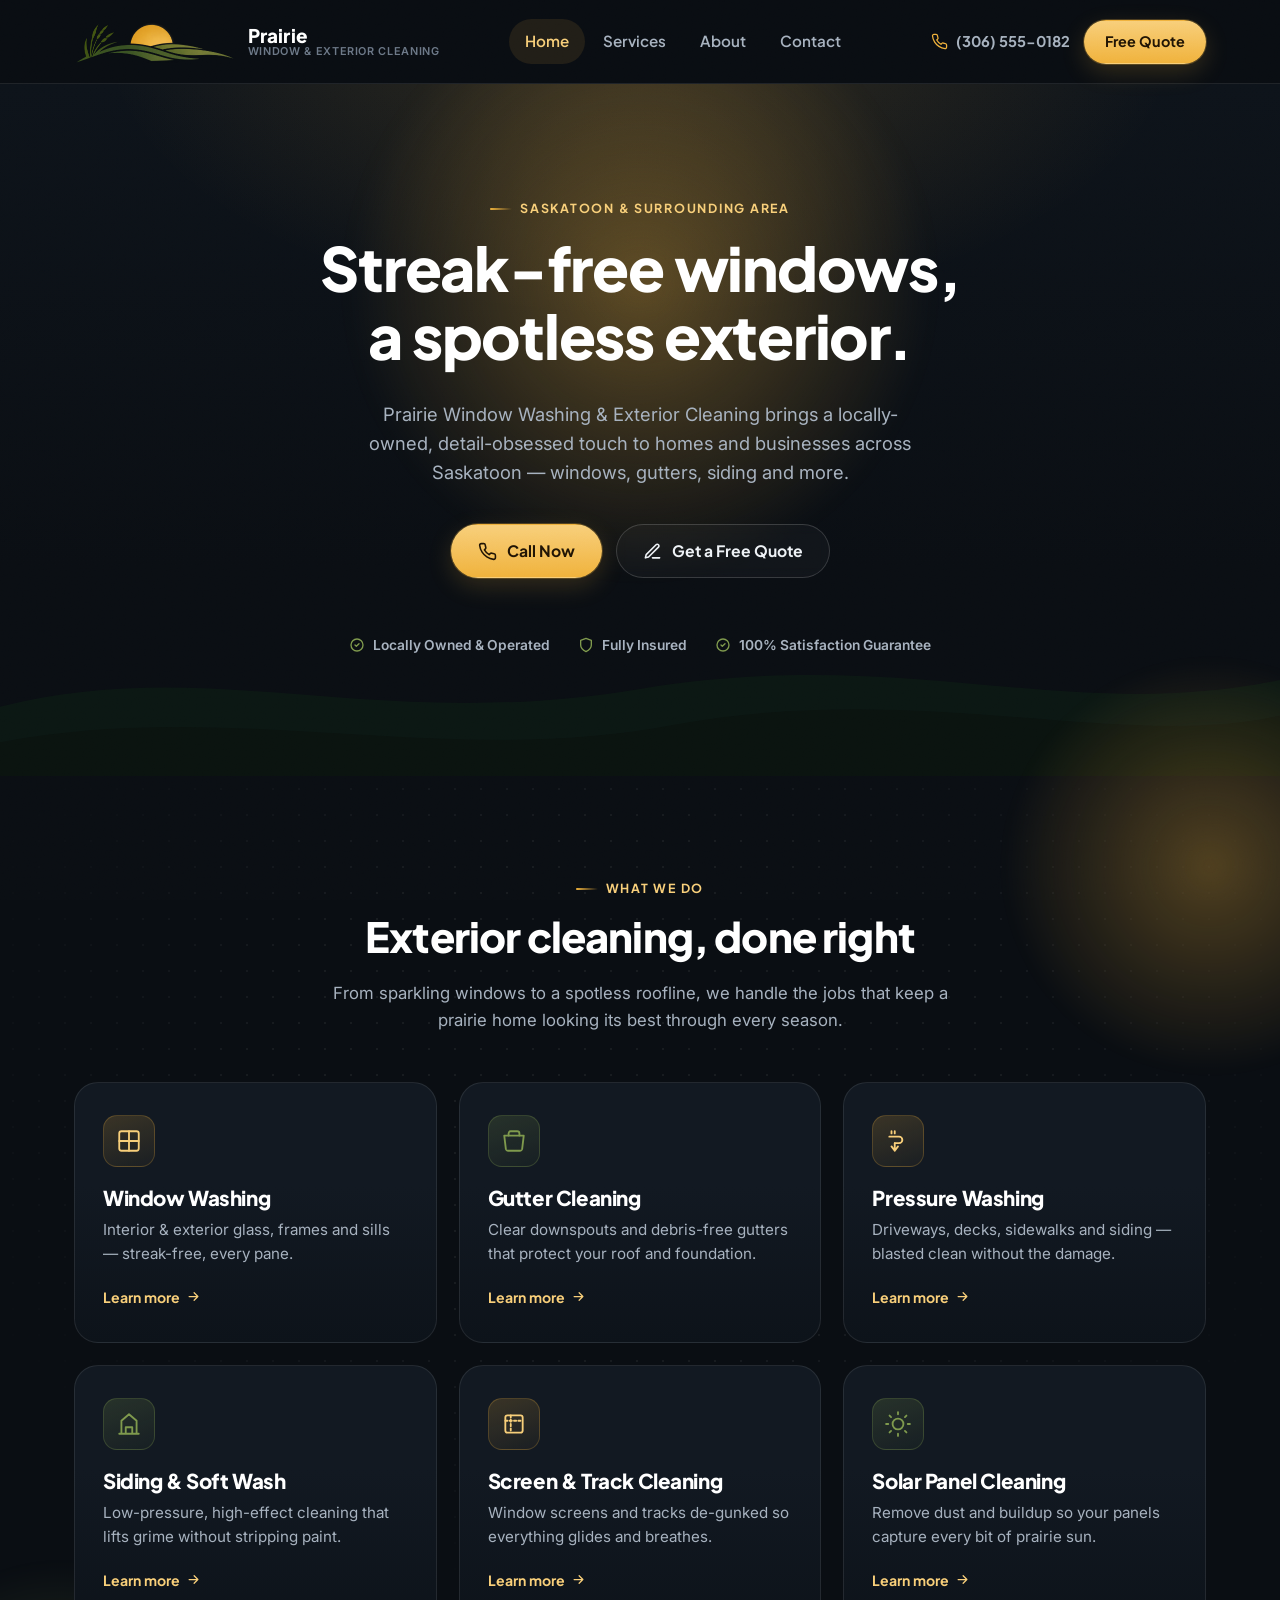
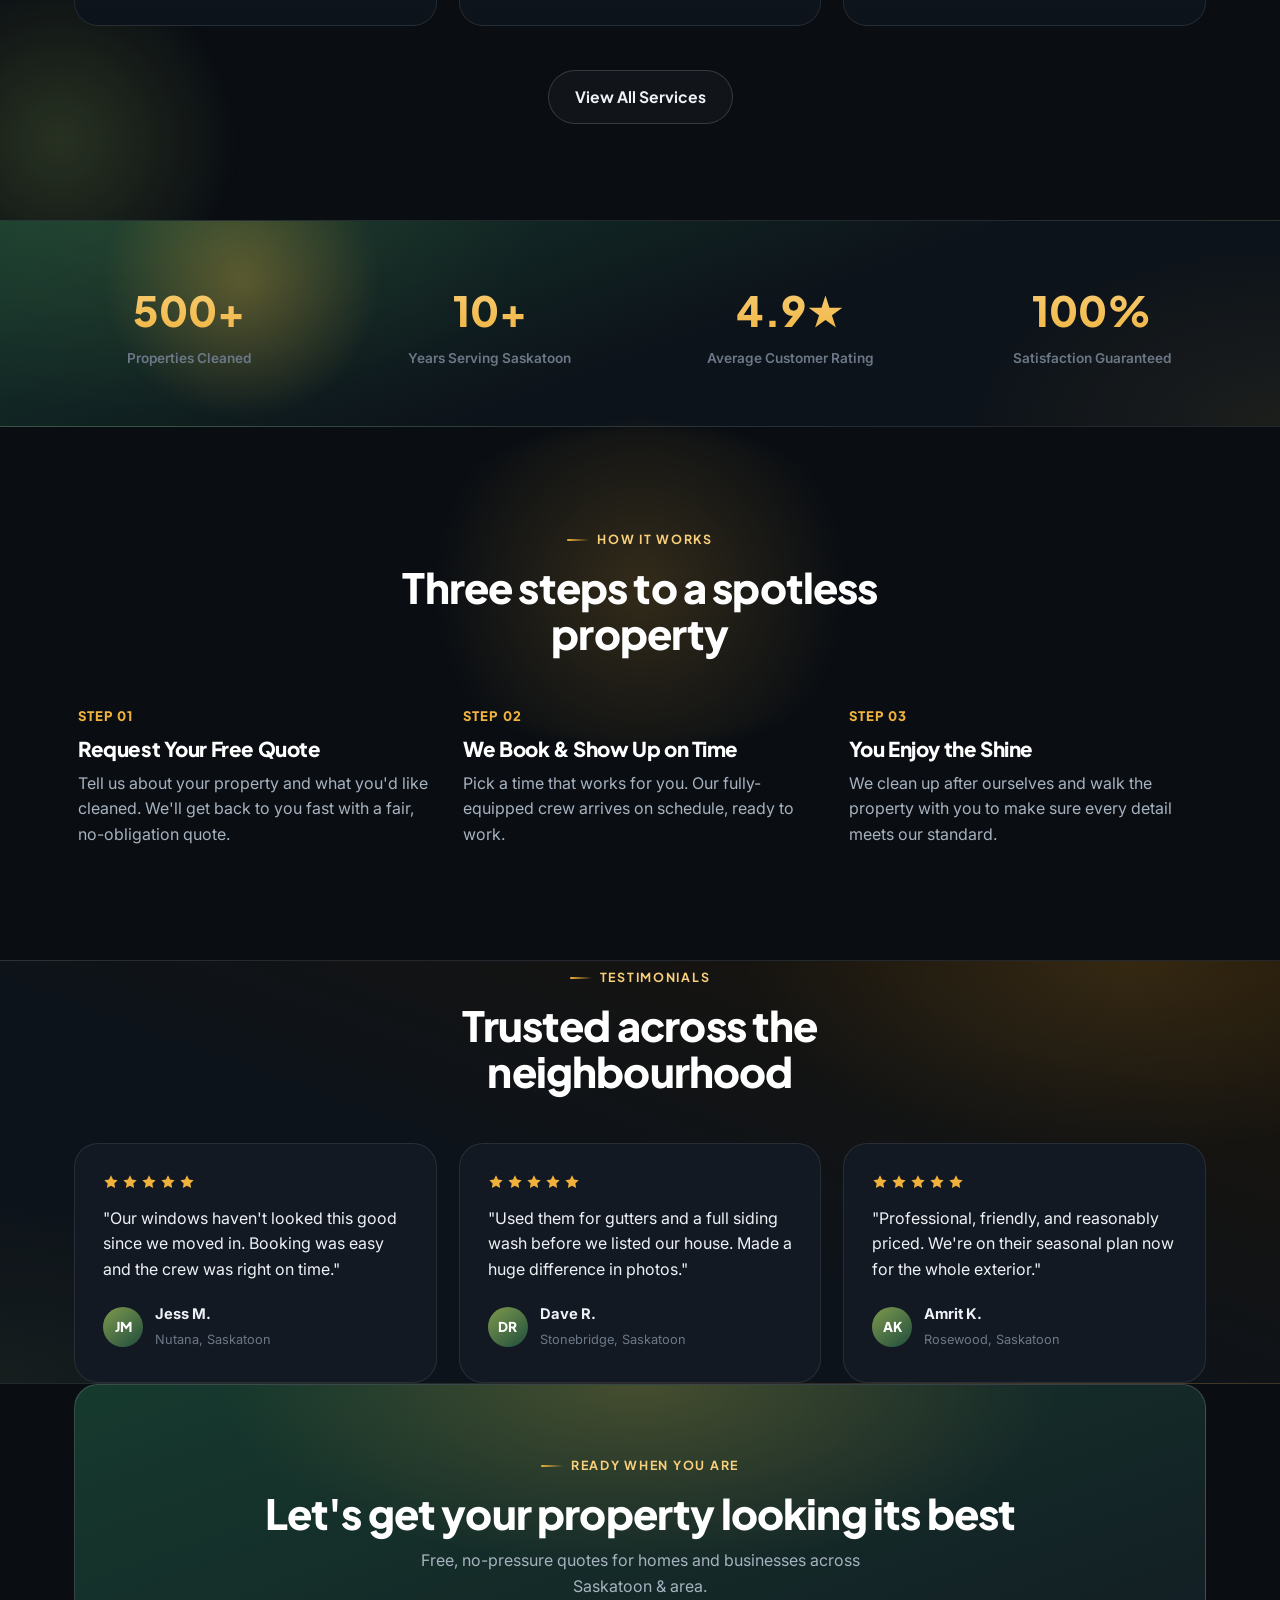
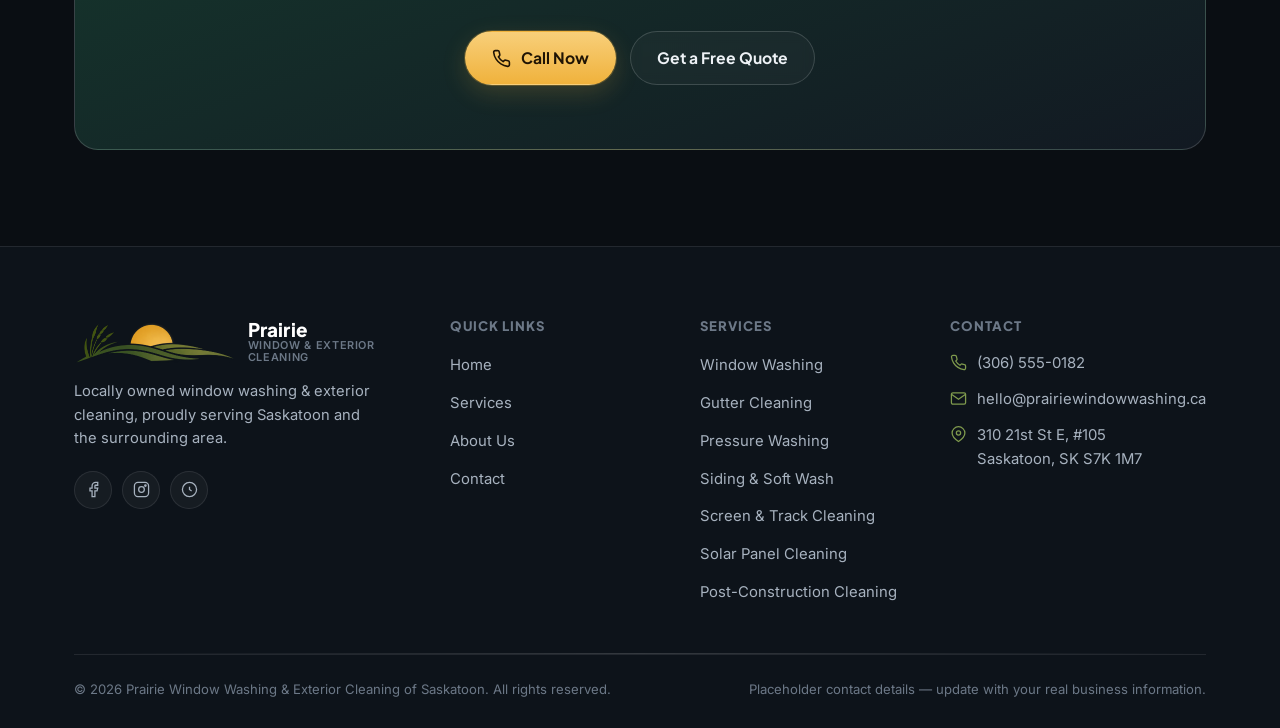
<file: index.html>
<!DOCTYPE html>
<html lang="en">
<head>
<meta charset="UTF-8">
<meta name="viewport" content="width=device-width, initial-scale=1.0">
<title>Prairie Window Washing &amp; Exterior Cleaning | Saskatoon, SK</title>
<meta name="description" content="Streak-free window washing, gutter cleaning, pressure washing and exterior cleaning for homes and businesses in Saskatoon &amp; area. Locally owned. Free quotes.">

<link rel="icon" href="favicon.ico" sizes="any">
<link rel="icon" type="image/png" sizes="32x32" href="assets/favicon-32.png">
<link rel="icon" type="image/png" sizes="16x16" href="assets/favicon-16.png">
<link rel="apple-touch-icon" href="assets/apple-touch-icon.png">
<link rel="manifest" href="site.webmanifest">
<meta name="theme-color" content="#0a0e13">

<link rel="preconnect" href="https://fonts.googleapis.com">
<link rel="preconnect" href="https://fonts.gstatic.com" crossorigin>
<link href="https://fonts.googleapis.com/css2?family=Inter:wght@400;500;600;700&family=Plus+Jakarta+Sans:wght@600;700;800&display=swap" rel="stylesheet">
<link rel="stylesheet" href="css/style.css">
</head>
<body>

<div class="grain-overlay" aria-hidden="true"></div>
<a class="skip-link" href="#main" style="position:absolute;left:-9999px;">Skip to content</a>

<header class="site-header">
  <div class="container">
    <a href="index.html" class="brand">
      <img src="assets/logo-mark.png" alt="Prairie Window Washing &amp; Exterior Cleaning logo">
      <span class="brand-word">
        <strong>Prairie</strong>
        <span>Window &amp; Exterior Cleaning</span>
      </span>
    </a>

    <nav class="main-nav" id="main-nav">
      <ul>
        <li><a href="index.html">Home</a></li>
        <li><a href="services.html">Services</a></li>
        <li><a href="about.html">About</a></li>
        <li><a href="contact.html">Contact</a></li>
      </ul>
    </nav>

    <div class="header-actions">
      <a class="header-call" href="tel:+13065550182">
        <svg viewBox="0 0 24 24" fill="none" stroke="currentColor" stroke-width="1.8" stroke-linecap="round" stroke-linejoin="round"><path d="M22 16.92v3a2 2 0 0 1-2.18 2 19.79 19.79 0 0 1-8.63-3.07 19.5 19.5 0 0 1-6-6 19.79 19.79 0 0 1-3.07-8.67A2 2 0 0 1 4.11 2h3a2 2 0 0 1 2 1.72c.127.96.362 1.903.7 2.81a2 2 0 0 1-.45 2.11L8.09 9.91a16 16 0 0 0 6 6l1.27-1.27a2 2 0 0 1 2.11-.45c.907.338 1.85.573 2.81.7A2 2 0 0 1 22 16.92z"/></svg>
        <span>(306) 555-0182</span>
      </a>
      <a href="contact.html" class="btn btn-primary btn-sm">Free Quote</a>
      <button class="nav-toggle" id="nav-toggle" aria-label="Toggle menu" aria-expanded="false">
        <svg viewBox="0 0 24 24" fill="none" stroke="currentColor" stroke-width="1.8" stroke-linecap="round"><path d="M4 7h16M4 12h16M4 17h16"/></svg>
      </button>
    </div>
  </div>
</header>

<main id="main">

  <!-- ================= HERO ================= -->
  <section class="hero">
    <div class="hero-glow" aria-hidden="true"></div>
    <svg class="hero-horizon" viewBox="0 0 1440 200" preserveAspectRatio="none" aria-hidden="true">
      <path fill="#0d1a14" opacity="0.9" d="M0,120 C240,60 420,150 720,100 C1020,50 1200,140 1440,90 L1440,200 L0,200 Z"/>
      <path fill="#0a140f" d="M0,160 C260,110 500,190 760,140 C1040,90 1260,170 1440,130 L1440,200 L0,200 Z"/>
    </svg>

    <div class="container hero-inner">
      <div class="eyebrow" style="justify-content:center;">Saskatoon &amp; Surrounding Area</div>
      <h1>Streak-free windows,<br>a spotless exterior.</h1>
      <p class="lead">Prairie Window Washing &amp; Exterior Cleaning brings a locally-owned, detail-obsessed touch to homes and businesses across Saskatoon — windows, gutters, siding and more.</p>

      <div class="hero-actions">
        <a href="tel:+13065550182" class="btn btn-primary">
          <svg viewBox="0 0 24 24" fill="none" stroke="currentColor" stroke-width="2" stroke-linecap="round" stroke-linejoin="round"><path d="M22 16.92v3a2 2 0 0 1-2.18 2 19.79 19.79 0 0 1-8.63-3.07 19.5 19.5 0 0 1-6-6 19.79 19.79 0 0 1-3.07-8.67A2 2 0 0 1 4.11 2h3a2 2 0 0 1 2 1.72c.127.96.362 1.903.7 2.81a2 2 0 0 1-.45 2.11L8.09 9.91a16 16 0 0 0 6 6l1.27-1.27a2 2 0 0 1 2.11-.45c.907.338 1.85.573 2.81.7A2 2 0 0 1 22 16.92z"/></svg>
          Call Now
        </a>
        <a href="contact.html" class="btn btn-outline">
          <svg viewBox="0 0 24 24" fill="none" stroke="currentColor" stroke-width="2" stroke-linecap="round" stroke-linejoin="round"><path d="M12 20h9"/><path d="M16.5 3.5a2.121 2.121 0 0 1 3 3L7 19l-4 1 1-4Z"/></svg>
          Get a Free Quote
        </a>
      </div>

      <ul class="hero-trust">
        <li><svg viewBox="0 0 24 24" fill="none" stroke="currentColor" stroke-width="2" stroke-linecap="round" stroke-linejoin="round"><path d="M9 12l2 2 4-4"/><circle cx="12" cy="12" r="9"/></svg>Locally Owned &amp; Operated</li>
        <li><svg viewBox="0 0 24 24" fill="none" stroke="currentColor" stroke-width="2" stroke-linecap="round" stroke-linejoin="round"><path d="M12 22s8-4 8-10V5l-8-3-8 3v7c0 6 8 10 8 10z"/></svg>Fully Insured</li>
        <li><svg viewBox="0 0 24 24" fill="none" stroke="currentColor" stroke-width="2" stroke-linecap="round" stroke-linejoin="round"><path d="M9 12l2 2 4-4"/><circle cx="12" cy="12" r="9"/></svg>100% Satisfaction Guarantee</li>
      </ul>
    </div>
  </section>

  <!-- ================= SERVICES PREVIEW ================= -->
  <section class="section section-dotted">
    <div class="glow-orb gold" style="width:420px;height:420px;top:-120px;right:-140px;"></div>
    <div class="glow-orb green" style="width:360px;height:360px;bottom:-100px;left:-120px;"></div>
    <div class="container">
      <div class="section-head center" data-reveal>
        <div class="eyebrow" style="justify-content:center;">What We Do</div>
        <h2>Exterior cleaning, done right</h2>
        <p>From sparkling windows to a spotless roofline, we handle the jobs that keep a prairie home looking its best through every season.</p>
      </div>

      <div class="grid grid-3">
        <div class="card service-card" data-reveal>
          <div class="icon-tile">
            <svg viewBox="0 0 24 24" fill="none" stroke="currentColor" stroke-width="1.7" stroke-linecap="round" stroke-linejoin="round"><rect x="3" y="3" width="18" height="18" rx="2"/><path d="M3 12h18M12 3v18"/></svg>
          </div>
          <h3>Window Washing</h3>
          <p>Interior &amp; exterior glass, frames and sills — streak-free, every pane.</p>
          <a class="card-link" href="window-washing-saskatoon.html">Learn more <svg viewBox="0 0 24 24" fill="none" stroke="currentColor" stroke-width="2" stroke-linecap="round" stroke-linejoin="round"><path d="M5 12h14M13 6l6 6-6 6"/></svg></a>
        </div>

        <div class="card service-card" data-reveal>
          <div class="icon-tile green">
            <svg viewBox="0 0 24 24" fill="none" stroke="currentColor" stroke-width="1.7" stroke-linecap="round" stroke-linejoin="round"><path d="M3 7h18l-1.5 12.5a2 2 0 0 1-2 1.5H6.5a2 2 0 0 1-2-1.5Z"/><path d="M7 7V5a2 2 0 0 1 2-2h6a2 2 0 0 1 2 2v2"/></svg>
          </div>
          <h3>Gutter Cleaning</h3>
          <p>Clear downspouts and debris-free gutters that protect your roof and foundation.</p>
          <a class="card-link" href="gutter-cleaning-saskatoon.html">Learn more <svg viewBox="0 0 24 24" fill="none" stroke="currentColor" stroke-width="2" stroke-linecap="round" stroke-linejoin="round"><path d="M5 12h14M13 6l6 6-6 6"/></svg></a>
        </div>

        <div class="card service-card" data-reveal>
          <div class="icon-tile">
            <svg viewBox="0 0 24 24" fill="none" stroke="currentColor" stroke-width="1.7" stroke-linecap="round" stroke-linejoin="round"><path d="M9 3v2M6 3v2M4 8h9a3 3 0 0 1 0 6H9"/><path d="M9 14v7M6 17l3 4 3-4"/></svg>
          </div>
          <h3>Pressure Washing</h3>
          <p>Driveways, decks, sidewalks and siding — blasted clean without the damage.</p>
          <a class="card-link" href="pressure-washing-saskatoon.html">Learn more <svg viewBox="0 0 24 24" fill="none" stroke="currentColor" stroke-width="2" stroke-linecap="round" stroke-linejoin="round"><path d="M5 12h14M13 6l6 6-6 6"/></svg></a>
        </div>

        <div class="card service-card" data-reveal>
          <div class="icon-tile green">
            <svg viewBox="0 0 24 24" fill="none" stroke="currentColor" stroke-width="1.7" stroke-linecap="round" stroke-linejoin="round"><path d="M3 21h18M5 21V9l7-6 7 6v12M9 21v-6h6v6"/></svg>
          </div>
          <h3>Siding &amp; Soft Wash</h3>
          <p>Low-pressure, high-effect cleaning that lifts grime without stripping paint.</p>
          <a class="card-link" href="siding-soft-washing-saskatoon.html">Learn more <svg viewBox="0 0 24 24" fill="none" stroke="currentColor" stroke-width="2" stroke-linecap="round" stroke-linejoin="round"><path d="M5 12h14M13 6l6 6-6 6"/></svg></a>
        </div>

        <div class="card service-card" data-reveal>
          <div class="icon-tile">
            <svg viewBox="0 0 24 24" fill="none" stroke="currentColor" stroke-width="1.7" stroke-linecap="round" stroke-linejoin="round"><rect x="4" y="4" width="16" height="16" rx="2"/><path d="M4 9h16M9 4v16" stroke-dasharray="2 2"/></svg>
          </div>
          <h3>Screen &amp; Track Cleaning</h3>
          <p>Window screens and tracks de-gunked so everything glides and breathes.</p>
          <a class="card-link" href="screen-track-cleaning-saskatoon.html">Learn more <svg viewBox="0 0 24 24" fill="none" stroke="currentColor" stroke-width="2" stroke-linecap="round" stroke-linejoin="round"><path d="M5 12h14M13 6l6 6-6 6"/></svg></a>
        </div>

        <div class="card service-card" data-reveal>
          <div class="icon-tile green">
            <svg viewBox="0 0 24 24" fill="none" stroke="currentColor" stroke-width="1.7" stroke-linecap="round" stroke-linejoin="round"><circle cx="12" cy="12" r="5"/><path d="M12 1v2M12 21v2M4.2 4.2l1.4 1.4M18.4 18.4l1.4 1.4M1 12h2M21 12h2M4.2 19.8l1.4-1.4M18.4 5.6l1.4-1.4"/></svg>
          </div>
          <h3>Solar Panel Cleaning</h3>
          <p>Remove dust and buildup so your panels capture every bit of prairie sun.</p>
          <a class="card-link" href="solar-panel-cleaning-saskatoon.html">Learn more <svg viewBox="0 0 24 24" fill="none" stroke="currentColor" stroke-width="2" stroke-linecap="round" stroke-linejoin="round"><path d="M5 12h14M13 6l6 6-6 6"/></svg></a>
        </div>
      </div>

      <div class="text-center" style="margin-top:44px;" data-reveal>
        <a href="services.html" class="btn btn-outline">View All Services</a>
      </div>
    </div>
  </section>

  <!-- ================= WHY CHOOSE US / STATS ================= -->
  <section class="section-alt tint-green">
    <div class="glow-orb gold" style="width:280px;height:280px;top:-80px;left:8%;"></div>
    <div class="container stats" data-reveal>
      <div class="stat">
        <div class="num">500+</div>
        <div class="label">Properties Cleaned</div>
      </div>
      <div class="stat">
        <div class="num">10+</div>
        <div class="label">Years Serving Saskatoon</div>
      </div>
      <div class="stat">
        <div class="num">4.9★</div>
        <div class="label">Average Customer Rating</div>
      </div>
      <div class="stat">
        <div class="num">100%</div>
        <div class="label">Satisfaction Guaranteed</div>
      </div>
    </div>
  </section>

  <!-- ================= PROCESS ================= -->
  <section class="section">
    <div class="glow-orb gold" style="width:500px;height:320px;top:0;left:50%;transform:translateX(-50%);opacity:.6;"></div>
    <div class="container">
      <div class="section-head center" data-reveal>
        <div class="eyebrow" style="justify-content:center;">How It Works</div>
        <h2>Three steps to a spotless property</h2>
      </div>

      <div class="steps" data-reveal>
        <div class="step">
          <span class="step-num">STEP 01</span>
          <h3>Request Your Free Quote</h3>
          <p>Tell us about your property and what you'd like cleaned. We'll get back to you fast with a fair, no-obligation quote.</p>
        </div>
        <div class="step">
          <span class="step-num">STEP 02</span>
          <h3>We Book &amp; Show Up on Time</h3>
          <p>Pick a time that works for you. Our fully-equipped crew arrives on schedule, ready to work.</p>
        </div>
        <div class="step">
          <span class="step-num">STEP 03</span>
          <h3>You Enjoy the Shine</h3>
          <p>We clean up after ourselves and walk the property with you to make sure every detail meets our standard.</p>
        </div>
      </div>
    </div>
  </section>

  <!-- ================= TESTIMONIALS ================= -->
  <section class="section-alt tint-gold">
    <div class="glow-orb green" style="width:300px;height:300px;bottom:-90px;right:6%;"></div>
    <div class="container">
      <div class="section-head center" data-reveal>
        <div class="eyebrow" style="justify-content:center;">Testimonials</div>
        <h2>Trusted across the neighbourhood</h2>
      </div>

      <div class="grid grid-3" data-reveal>
        <div class="testimonial">
          <div class="stars">
            <svg viewBox="0 0 24 24" fill="currentColor"><path d="M12 2l3.09 6.26L22 9.27l-5 4.87L18.18 21 12 17.77 5.82 21 7 14.14l-5-4.87 6.91-1.01z"/></svg>
            <svg viewBox="0 0 24 24" fill="currentColor"><path d="M12 2l3.09 6.26L22 9.27l-5 4.87L18.18 21 12 17.77 5.82 21 7 14.14l-5-4.87 6.91-1.01z"/></svg>
            <svg viewBox="0 0 24 24" fill="currentColor"><path d="M12 2l3.09 6.26L22 9.27l-5 4.87L18.18 21 12 17.77 5.82 21 7 14.14l-5-4.87 6.91-1.01z"/></svg>
            <svg viewBox="0 0 24 24" fill="currentColor"><path d="M12 2l3.09 6.26L22 9.27l-5 4.87L18.18 21 12 17.77 5.82 21 7 14.14l-5-4.87 6.91-1.01z"/></svg>
            <svg viewBox="0 0 24 24" fill="currentColor"><path d="M12 2l3.09 6.26L22 9.27l-5 4.87L18.18 21 12 17.77 5.82 21 7 14.14l-5-4.87 6.91-1.01z"/></svg>
          </div>
          <p class="quote">"Our windows haven't looked this good since we moved in. Booking was easy and the crew was right on time."</p>
          <div class="who">
            <div class="avatar">JM</div>
            <div><strong>Jess M.</strong><span>Nutana, Saskatoon</span></div>
          </div>
        </div>

        <div class="testimonial">
          <div class="stars">
            <svg viewBox="0 0 24 24" fill="currentColor"><path d="M12 2l3.09 6.26L22 9.27l-5 4.87L18.18 21 12 17.77 5.82 21 7 14.14l-5-4.87 6.91-1.01z"/></svg>
            <svg viewBox="0 0 24 24" fill="currentColor"><path d="M12 2l3.09 6.26L22 9.27l-5 4.87L18.18 21 12 17.77 5.82 21 7 14.14l-5-4.87 6.91-1.01z"/></svg>
            <svg viewBox="0 0 24 24" fill="currentColor"><path d="M12 2l3.09 6.26L22 9.27l-5 4.87L18.18 21 12 17.77 5.82 21 7 14.14l-5-4.87 6.91-1.01z"/></svg>
            <svg viewBox="0 0 24 24" fill="currentColor"><path d="M12 2l3.09 6.26L22 9.27l-5 4.87L18.18 21 12 17.77 5.82 21 7 14.14l-5-4.87 6.91-1.01z"/></svg>
            <svg viewBox="0 0 24 24" fill="currentColor"><path d="M12 2l3.09 6.26L22 9.27l-5 4.87L18.18 21 12 17.77 5.82 21 7 14.14l-5-4.87 6.91-1.01z"/></svg>
          </div>
          <p class="quote">"Used them for gutters and a full siding wash before we listed our house. Made a huge difference in photos."</p>
          <div class="who">
            <div class="avatar">DR</div>
            <div><strong>Dave R.</strong><span>Stonebridge, Saskatoon</span></div>
          </div>
        </div>

        <div class="testimonial">
          <div class="stars">
            <svg viewBox="0 0 24 24" fill="currentColor"><path d="M12 2l3.09 6.26L22 9.27l-5 4.87L18.18 21 12 17.77 5.82 21 7 14.14l-5-4.87 6.91-1.01z"/></svg>
            <svg viewBox="0 0 24 24" fill="currentColor"><path d="M12 2l3.09 6.26L22 9.27l-5 4.87L18.18 21 12 17.77 5.82 21 7 14.14l-5-4.87 6.91-1.01z"/></svg>
            <svg viewBox="0 0 24 24" fill="currentColor"><path d="M12 2l3.09 6.26L22 9.27l-5 4.87L18.18 21 12 17.77 5.82 21 7 14.14l-5-4.87 6.91-1.01z"/></svg>
            <svg viewBox="0 0 24 24" fill="currentColor"><path d="M12 2l3.09 6.26L22 9.27l-5 4.87L18.18 21 12 17.77 5.82 21 7 14.14l-5-4.87 6.91-1.01z"/></svg>
            <svg viewBox="0 0 24 24" fill="currentColor"><path d="M12 2l3.09 6.26L22 9.27l-5 4.87L18.18 21 12 17.77 5.82 21 7 14.14l-5-4.87 6.91-1.01z"/></svg>
          </div>
          <p class="quote">"Professional, friendly, and reasonably priced. We're on their seasonal plan now for the whole exterior."</p>
          <div class="who">
            <div class="avatar">AK</div>
            <div><strong>Amrit K.</strong><span>Rosewood, Saskatoon</span></div>
          </div>
        </div>
      </div>
    </div>
  </section>

  <!-- ================= CTA BAND ================= -->
  <section class="section" style="padding-top:0;">
    <div class="container">
      <div class="cta-band" data-reveal>
        <div class="eyebrow" style="justify-content:center;">Ready When You Are</div>
        <h2>Let's get your property looking its best</h2>
        <p>Free, no-pressure quotes for homes and businesses across Saskatoon &amp; area.</p>
        <div class="hero-actions">
          <a href="tel:+13065550182" class="btn btn-primary">
            <svg viewBox="0 0 24 24" fill="none" stroke="currentColor" stroke-width="2" stroke-linecap="round" stroke-linejoin="round"><path d="M22 16.92v3a2 2 0 0 1-2.18 2 19.79 19.79 0 0 1-8.63-3.07 19.5 19.5 0 0 1-6-6 19.79 19.79 0 0 1-3.07-8.67A2 2 0 0 1 4.11 2h3a2 2 0 0 1 2 1.72c.127.96.362 1.903.7 2.81a2 2 0 0 1-.45 2.11L8.09 9.91a16 16 0 0 0 6 6l1.27-1.27a2 2 0 0 1 2.11-.45c.907.338 1.85.573 2.81.7A2 2 0 0 1 22 16.92z"/></svg>
            Call Now
          </a>
          <a href="contact.html" class="btn btn-outline">Get a Free Quote</a>
        </div>
      </div>
    </div>
  </section>

</main>

<footer class="site-footer">
  <div class="container">
    <div class="footer-grid">
      <div class="footer-brand">
        <a href="index.html" class="brand">
          <img src="assets/logo-mark.png" alt="Prairie Window Washing &amp; Exterior Cleaning logo">
          <span class="brand-word">
            <strong>Prairie</strong>
            <span>Window &amp; Exterior Cleaning</span>
          </span>
        </a>
        <p>Locally owned window washing &amp; exterior cleaning, proudly serving Saskatoon and the surrounding area.</p>
        <div class="footer-social">
          <a href="#" aria-label="Facebook"><svg viewBox="0 0 24 24" fill="none" stroke="currentColor" stroke-width="1.8"><path d="M18 2h-3a5 5 0 0 0-5 5v3H7v4h3v8h4v-8h3l1-4h-4V7a1 1 0 0 1 1-1h3z"/></svg></a>
          <a href="#" aria-label="Instagram"><svg viewBox="0 0 24 24" fill="none" stroke="currentColor" stroke-width="1.8"><rect x="2" y="2" width="20" height="20" rx="5"/><circle cx="12" cy="12" r="4"/><circle cx="17.5" cy="6.5" r="1"/></svg></a>
          <a href="#" aria-label="Google"><svg viewBox="0 0 24 24" fill="none" stroke="currentColor" stroke-width="1.8"><circle cx="12" cy="12" r="10"/><path d="M12 8v4l3 2"/></svg></a>
        </div>
      </div>

      <div class="footer-col">
        <h4>Quick Links</h4>
        <ul>
          <li><a href="index.html">Home</a></li>
          <li><a href="services.html">Services</a></li>
          <li><a href="about.html">About Us</a></li>
          <li><a href="contact.html">Contact</a></li>
        </ul>
      </div>

      <div class="footer-col">
        <h4>Services</h4>
        <ul>
          <li><a href="window-washing-saskatoon.html">Window Washing</a></li>
          <li><a href="gutter-cleaning-saskatoon.html">Gutter Cleaning</a></li>
          <li><a href="pressure-washing-saskatoon.html">Pressure Washing</a></li>
          <li><a href="siding-soft-washing-saskatoon.html">Siding &amp; Soft Wash</a></li>
          <li><a href="screen-track-cleaning-saskatoon.html">Screen &amp; Track Cleaning</a></li>
          <li><a href="solar-panel-cleaning-saskatoon.html">Solar Panel Cleaning</a></li>
          <li><a href="post-construction-window-cleaning-saskatoon.html">Post-Construction Cleaning</a></li>
        </ul>
      </div>

      <div class="footer-col">
        <h4>Contact</h4>
        <ul>
          <li class="info">
            <svg viewBox="0 0 24 24" fill="none" stroke="currentColor" stroke-width="1.8"><path d="M22 16.92v3a2 2 0 0 1-2.18 2 19.79 19.79 0 0 1-8.63-3.07 19.5 19.5 0 0 1-6-6 19.79 19.79 0 0 1-3.07-8.67A2 2 0 0 1 4.11 2h3a2 2 0 0 1 2 1.72c.127.96.362 1.903.7 2.81a2 2 0 0 1-.45 2.11L8.09 9.91a16 16 0 0 0 6 6l1.27-1.27a2 2 0 0 1 2.11-.45c.907.338 1.85.573 2.81.7A2 2 0 0 1 22 16.92z"/></svg>
            <a href="tel:+13065550182">(306) 555-0182</a>
          </li>
          <li class="info">
            <svg viewBox="0 0 24 24" fill="none" stroke="currentColor" stroke-width="1.8"><path d="M4 4h16v16H4z" opacity="0"/><path d="M22 6l-10 7L2 6"/><rect x="2" y="4" width="20" height="16" rx="2"/></svg>
            <a href="mailto:hello@prairiewindowwashing.ca">hello@prairiewindowwashing.ca</a>
          </li>
          <li class="info">
            <svg viewBox="0 0 24 24" fill="none" stroke="currentColor" stroke-width="1.8"><path d="M21 10c0 6-9 12-9 12s-9-6-9-12a9 9 0 0 1 18 0z"/><circle cx="12" cy="10" r="3"/></svg>
            <span>310 21st St E, #105<br>Saskatoon, SK S7K 1M7</span>
          </li>
        </ul>
      </div>
    </div>

    <div class="divider-line"></div>

    <div class="footer-bottom">
      <span>&copy; <span id="year">2026</span> Prairie Window Washing &amp; Exterior Cleaning of Saskatoon. All rights reserved.</span>
      <span>Placeholder contact details — update with your real business information.</span>
    </div>
  </div>
</footer>

<button class="back-to-top" aria-label="Back to top">
  <svg viewBox="0 0 24 24" fill="none" stroke="currentColor" stroke-width="2" stroke-linecap="round" stroke-linejoin="round"><path d="M18 15l-6-6-6 6"/></svg>
</button>

<script src="js/script.js"></script>
</body>
</html>
</file>
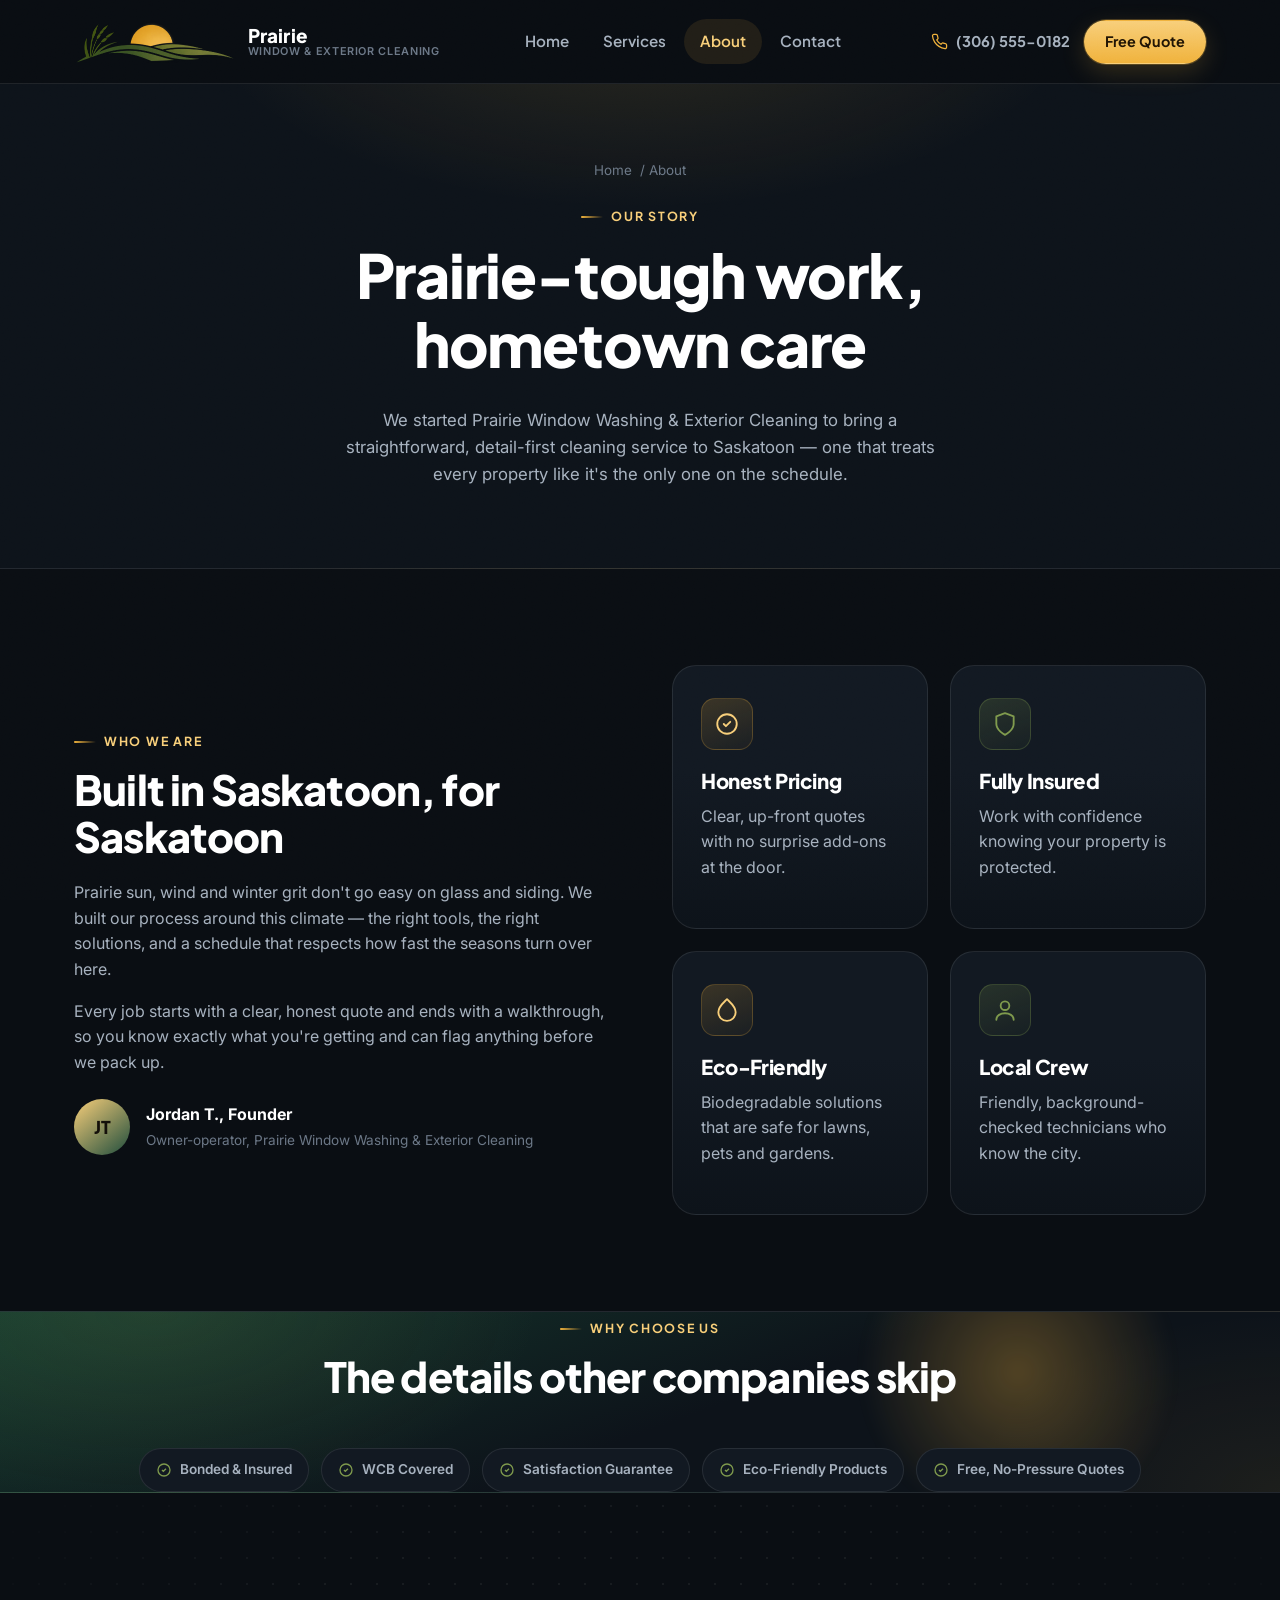
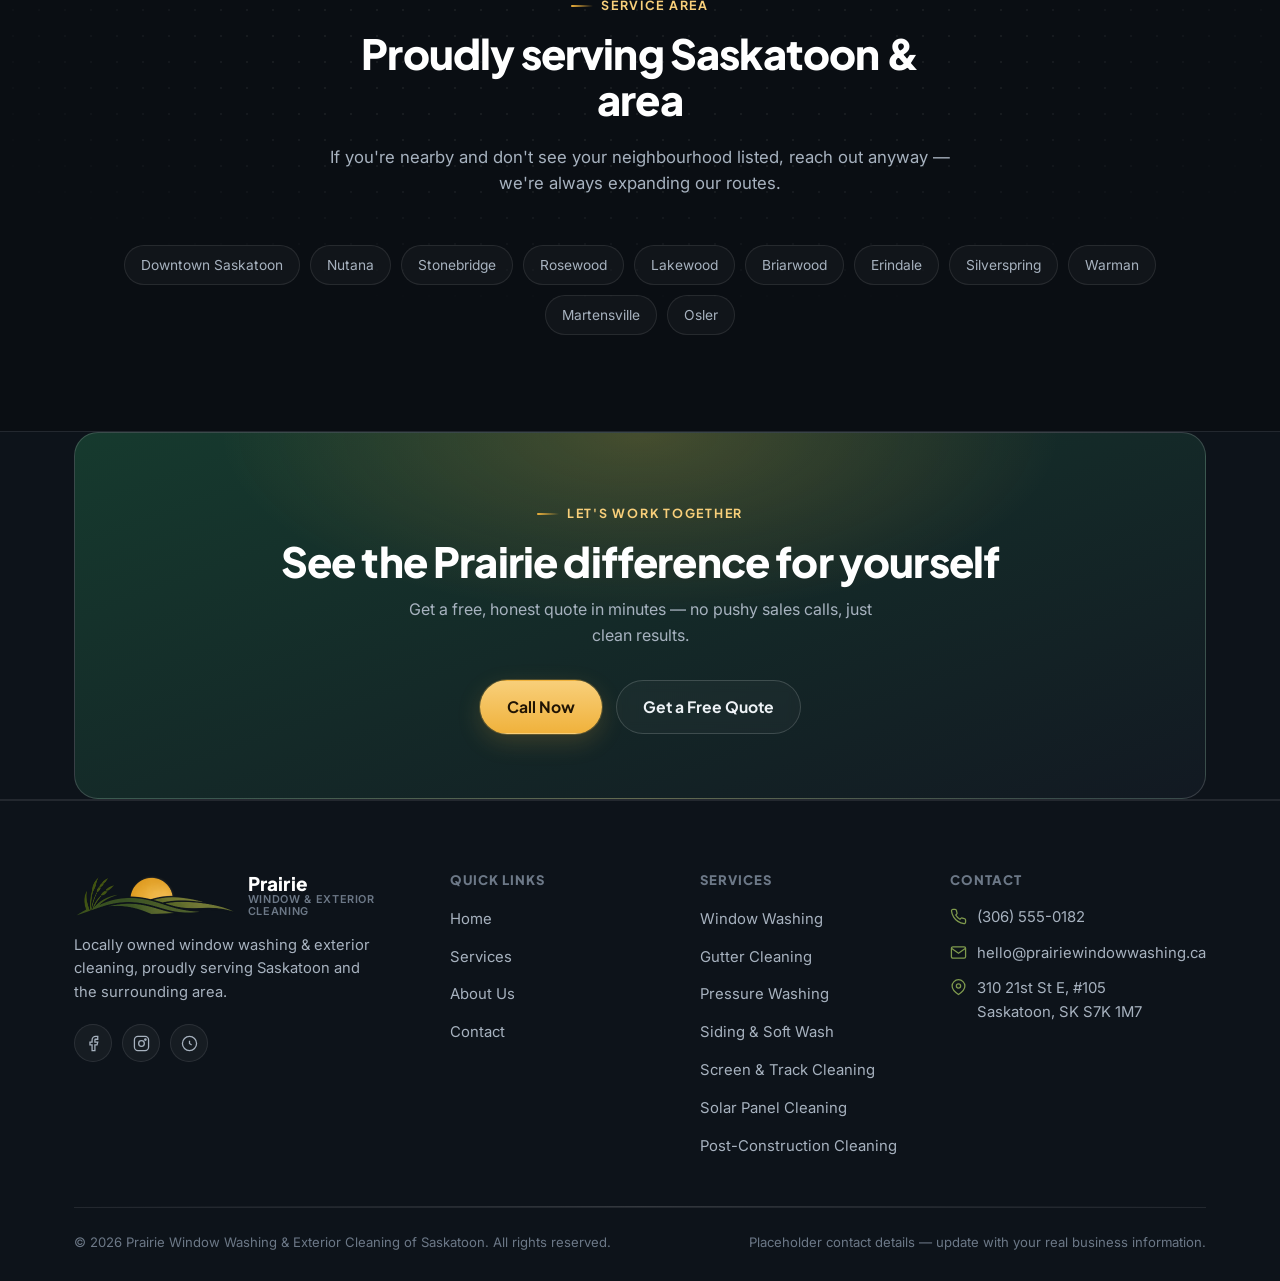
<file: about.html>
<!DOCTYPE html>
<html lang="en">
<head>
<meta charset="UTF-8">
<meta name="viewport" content="width=device-width, initial-scale=1.0">
<title>About Us | Prairie Window Washing &amp; Exterior Cleaning</title>
<meta name="description" content="Locally owned and operated in Saskatoon, Prairie Window Washing & Exterior Cleaning brings honest pricing and detail-obsessed work to every property.">

<link rel="icon" href="favicon.ico" sizes="any">
<link rel="icon" type="image/png" sizes="32x32" href="assets/favicon-32.png">
<link rel="icon" type="image/png" sizes="16x16" href="assets/favicon-16.png">
<link rel="apple-touch-icon" href="assets/apple-touch-icon.png">
<link rel="manifest" href="site.webmanifest">
<meta name="theme-color" content="#0a0e13">

<link rel="preconnect" href="https://fonts.googleapis.com">
<link rel="preconnect" href="https://fonts.gstatic.com" crossorigin>
<link href="https://fonts.googleapis.com/css2?family=Inter:wght@400;500;600;700&family=Plus+Jakarta+Sans:wght@600;700;800&display=swap" rel="stylesheet">
<link rel="stylesheet" href="css/style.css">
</head>
<body>

<div class="grain-overlay" aria-hidden="true"></div>
<header class="site-header">
  <div class="container">
    <a href="index.html" class="brand">
      <img src="assets/logo-mark.png" alt="Prairie Window Washing &amp; Exterior Cleaning logo">
      <span class="brand-word">
        <strong>Prairie</strong>
        <span>Window &amp; Exterior Cleaning</span>
      </span>
    </a>

    <nav class="main-nav" id="main-nav">
      <ul>
        <li><a href="index.html">Home</a></li>
        <li><a href="services.html">Services</a></li>
        <li><a href="about.html">About</a></li>
        <li><a href="contact.html">Contact</a></li>
      </ul>
    </nav>

    <div class="header-actions">
      <a class="header-call" href="tel:+13065550182">
        <svg viewBox="0 0 24 24" fill="none" stroke="currentColor" stroke-width="1.8" stroke-linecap="round" stroke-linejoin="round"><path d="M22 16.92v3a2 2 0 0 1-2.18 2 19.79 19.79 0 0 1-8.63-3.07 19.5 19.5 0 0 1-6-6 19.79 19.79 0 0 1-3.07-8.67A2 2 0 0 1 4.11 2h3a2 2 0 0 1 2 1.72c.127.96.362 1.903.7 2.81a2 2 0 0 1-.45 2.11L8.09 9.91a16 16 0 0 0 6 6l1.27-1.27a2 2 0 0 1 2.11-.45c.907.338 1.85.573 2.81.7A2 2 0 0 1 22 16.92z"/></svg>
        <span>(306) 555-0182</span>
      </a>
      <a href="contact.html" class="btn btn-primary btn-sm">Free Quote</a>
      <button class="nav-toggle" id="nav-toggle" aria-label="Toggle menu" aria-expanded="false">
        <svg viewBox="0 0 24 24" fill="none" stroke="currentColor" stroke-width="1.8" stroke-linecap="round"><path d="M4 7h16M4 12h16M4 17h16"/></svg>
      </button>
    </div>
  </div>
</header>

<main id="main">

  <section class="page-hero">
    <div class="container section-head center">
      <div class="breadcrumb"><a href="index.html">Home</a> / About</div>
      <div class="eyebrow" style="justify-content:center;">Our Story</div>
      <h1>Prairie-tough work, hometown care</h1>
      <p>We started Prairie Window Washing &amp; Exterior Cleaning to bring a straightforward, detail-first cleaning service to Saskatoon — one that treats every property like it's the only one on the schedule.</p>
    </div>
  </section>

  <section class="section">
    <div class="container split">
      <div data-reveal>
        <div class="eyebrow">Who We Are</div>
        <h2>Built in Saskatoon, for Saskatoon</h2>
        <p>Prairie sun, wind and winter grit don't go easy on glass and siding. We built our process around this climate — the right tools, the right solutions, and a schedule that respects how fast the seasons turn over here.</p>
        <p>Every job starts with a clear, honest quote and ends with a walkthrough, so you know exactly what you're getting and can flag anything before we pack up.</p>

        <div class="founder">
          <div class="avatar-lg">JT</div>
          <div>
            <strong>Jordan T., Founder</strong>
            <span>Owner-operator, Prairie Window Washing &amp; Exterior Cleaning</span>
          </div>
        </div>
      </div>

      <div data-reveal>
        <div class="grid grid-2">
          <div class="card value-card">
            <div class="icon-tile">
              <svg viewBox="0 0 24 24" fill="none" stroke="currentColor" stroke-width="1.7" stroke-linecap="round" stroke-linejoin="round"><path d="M9 12l2 2 4-4"/><circle cx="12" cy="12" r="9"/></svg>
            </div>
            <h3>Honest Pricing</h3>
            <p>Clear, up-front quotes with no surprise add-ons at the door.</p>
          </div>
          <div class="card value-card">
            <div class="icon-tile green">
              <svg viewBox="0 0 24 24" fill="none" stroke="currentColor" stroke-width="1.7" stroke-linecap="round" stroke-linejoin="round"><path d="M12 22s8-4 8-10V5l-8-3-8 3v7c0 6 8 10 8 10z"/></svg>
            </div>
            <h3>Fully Insured</h3>
            <p>Work with confidence knowing your property is protected.</p>
          </div>
          <div class="card value-card">
            <div class="icon-tile">
              <svg viewBox="0 0 24 24" fill="none" stroke="currentColor" stroke-width="1.7" stroke-linecap="round" stroke-linejoin="round"><path d="M12 2C8 6 4 9 4 14a8 8 0 0 0 16 0c0-5-4-8-8-12z"/></svg>
            </div>
            <h3>Eco-Friendly</h3>
            <p>Biodegradable solutions that are safe for lawns, pets and gardens.</p>
          </div>
          <div class="card value-card">
            <div class="icon-tile green">
              <svg viewBox="0 0 24 24" fill="none" stroke="currentColor" stroke-width="1.7" stroke-linecap="round" stroke-linejoin="round"><circle cx="12" cy="8" r="4"/><path d="M4 21c0-4 4-6 8-6s8 2 8 6"/></svg>
            </div>
            <h3>Local Crew</h3>
            <p>Friendly, background-checked technicians who know the city.</p>
          </div>
        </div>
      </div>
    </div>
  </section>

  <section class="section-alt tint-green">
    <div class="glow-orb gold" style="width:320px;height:320px;top:-100px;right:8%;"></div>
    <div class="container">
      <div class="section-head center" data-reveal>
        <div class="eyebrow" style="justify-content:center;">Why Choose Us</div>
        <h2>The details other companies skip</h2>
      </div>

      <div class="badge-row" style="justify-content:center;" data-reveal>
        <div class="badge-pill"><svg viewBox="0 0 24 24" fill="none" stroke="currentColor" stroke-width="2"><path d="M9 12l2 2 4-4"/><circle cx="12" cy="12" r="9"/></svg>Bonded &amp; Insured</div>
        <div class="badge-pill"><svg viewBox="0 0 24 24" fill="none" stroke="currentColor" stroke-width="2"><path d="M9 12l2 2 4-4"/><circle cx="12" cy="12" r="9"/></svg>WCB Covered</div>
        <div class="badge-pill"><svg viewBox="0 0 24 24" fill="none" stroke="currentColor" stroke-width="2"><path d="M9 12l2 2 4-4"/><circle cx="12" cy="12" r="9"/></svg>Satisfaction Guarantee</div>
        <div class="badge-pill"><svg viewBox="0 0 24 24" fill="none" stroke="currentColor" stroke-width="2"><path d="M9 12l2 2 4-4"/><circle cx="12" cy="12" r="9"/></svg>Eco-Friendly Products</div>
        <div class="badge-pill"><svg viewBox="0 0 24 24" fill="none" stroke="currentColor" stroke-width="2"><path d="M9 12l2 2 4-4"/><circle cx="12" cy="12" r="9"/></svg>Free, No-Pressure Quotes</div>
      </div>
    </div>
  </section>

  <section class="section section-dotted">
    <div class="container">
      <div class="section-head center" data-reveal>
        <div class="eyebrow" style="justify-content:center;">Service Area</div>
        <h2>Proudly serving Saskatoon &amp; area</h2>
        <p>If you're nearby and don't see your neighbourhood listed, reach out anyway — we're always expanding our routes.</p>
      </div>

      <div class="area-list" style="justify-content:center;" data-reveal>
        <span>Downtown Saskatoon</span>
        <span>Nutana</span>
        <span>Stonebridge</span>
        <span>Rosewood</span>
        <span>Lakewood</span>
        <span>Briarwood</span>
        <span>Erindale</span>
        <span>Silverspring</span>
        <span>Warman</span>
        <span>Martensville</span>
        <span>Osler</span>
      </div>
    </div>
  </section>

  <section class="section-alt">
    <div class="container">
      <div class="cta-band" data-reveal>
        <div class="eyebrow" style="justify-content:center;">Let's Work Together</div>
        <h2>See the Prairie difference for yourself</h2>
        <p>Get a free, honest quote in minutes — no pushy sales calls, just clean results.</p>
        <div class="hero-actions">
          <a href="tel:+13065550182" class="btn btn-primary">Call Now</a>
          <a href="contact.html" class="btn btn-outline">Get a Free Quote</a>
        </div>
      </div>
    </div>
  </section>

</main>

<footer class="site-footer">
  <div class="container">
    <div class="footer-grid">
      <div class="footer-brand">
        <a href="index.html" class="brand">
          <img src="assets/logo-mark.png" alt="Prairie Window Washing &amp; Exterior Cleaning logo">
          <span class="brand-word">
            <strong>Prairie</strong>
            <span>Window &amp; Exterior Cleaning</span>
          </span>
        </a>
        <p>Locally owned window washing &amp; exterior cleaning, proudly serving Saskatoon and the surrounding area.</p>
        <div class="footer-social">
          <a href="#" aria-label="Facebook"><svg viewBox="0 0 24 24" fill="none" stroke="currentColor" stroke-width="1.8"><path d="M18 2h-3a5 5 0 0 0-5 5v3H7v4h3v8h4v-8h3l1-4h-4V7a1 1 0 0 1 1-1h3z"/></svg></a>
          <a href="#" aria-label="Instagram"><svg viewBox="0 0 24 24" fill="none" stroke="currentColor" stroke-width="1.8"><rect x="2" y="2" width="20" height="20" rx="5"/><circle cx="12" cy="12" r="4"/><circle cx="17.5" cy="6.5" r="1"/></svg></a>
          <a href="#" aria-label="Google"><svg viewBox="0 0 24 24" fill="none" stroke="currentColor" stroke-width="1.8"><circle cx="12" cy="12" r="10"/><path d="M12 8v4l3 2"/></svg></a>
        </div>
      </div>

      <div class="footer-col">
        <h4>Quick Links</h4>
        <ul>
          <li><a href="index.html">Home</a></li>
          <li><a href="services.html">Services</a></li>
          <li><a href="about.html">About Us</a></li>
          <li><a href="contact.html">Contact</a></li>
        </ul>
      </div>

      <div class="footer-col">
        <h4>Services</h4>
        <ul>
          <li><a href="window-washing-saskatoon.html">Window Washing</a></li>
          <li><a href="gutter-cleaning-saskatoon.html">Gutter Cleaning</a></li>
          <li><a href="pressure-washing-saskatoon.html">Pressure Washing</a></li>
          <li><a href="siding-soft-washing-saskatoon.html">Siding &amp; Soft Wash</a></li>
          <li><a href="screen-track-cleaning-saskatoon.html">Screen &amp; Track Cleaning</a></li>
          <li><a href="solar-panel-cleaning-saskatoon.html">Solar Panel Cleaning</a></li>
          <li><a href="post-construction-window-cleaning-saskatoon.html">Post-Construction Cleaning</a></li>
        </ul>
      </div>

      <div class="footer-col">
        <h4>Contact</h4>
        <ul>
          <li class="info">
            <svg viewBox="0 0 24 24" fill="none" stroke="currentColor" stroke-width="1.8"><path d="M22 16.92v3a2 2 0 0 1-2.18 2 19.79 19.79 0 0 1-8.63-3.07 19.5 19.5 0 0 1-6-6 19.79 19.79 0 0 1-3.07-8.67A2 2 0 0 1 4.11 2h3a2 2 0 0 1 2 1.72c.127.96.362 1.903.7 2.81a2 2 0 0 1-.45 2.11L8.09 9.91a16 16 0 0 0 6 6l1.27-1.27a2 2 0 0 1 2.11-.45c.907.338 1.85.573 2.81.7A2 2 0 0 1 22 16.92z"/></svg>
            <a href="tel:+13065550182">(306) 555-0182</a>
          </li>
          <li class="info">
            <svg viewBox="0 0 24 24" fill="none" stroke="currentColor" stroke-width="1.8"><path d="M22 6l-10 7L2 6"/><rect x="2" y="4" width="20" height="16" rx="2"/></svg>
            <a href="mailto:hello@prairiewindowwashing.ca">hello@prairiewindowwashing.ca</a>
          </li>
          <li class="info">
            <svg viewBox="0 0 24 24" fill="none" stroke="currentColor" stroke-width="1.8"><path d="M21 10c0 6-9 12-9 12s-9-6-9-12a9 9 0 0 1 18 0z"/><circle cx="12" cy="10" r="3"/></svg>
            <span>310 21st St E, #105<br>Saskatoon, SK S7K 1M7</span>
          </li>
        </ul>
      </div>
    </div>

    <div class="divider-line"></div>

    <div class="footer-bottom">
      <span>&copy; <span id="year">2026</span> Prairie Window Washing &amp; Exterior Cleaning of Saskatoon. All rights reserved.</span>
      <span>Placeholder contact details — update with your real business information.</span>
    </div>
  </div>
</footer>

<button class="back-to-top" aria-label="Back to top">
  <svg viewBox="0 0 24 24" fill="none" stroke="currentColor" stroke-width="2" stroke-linecap="round" stroke-linejoin="round"><path d="M18 15l-6-6-6 6"/></svg>
</button>

<script src="js/script.js"></script>
</body>
</html>
</file>
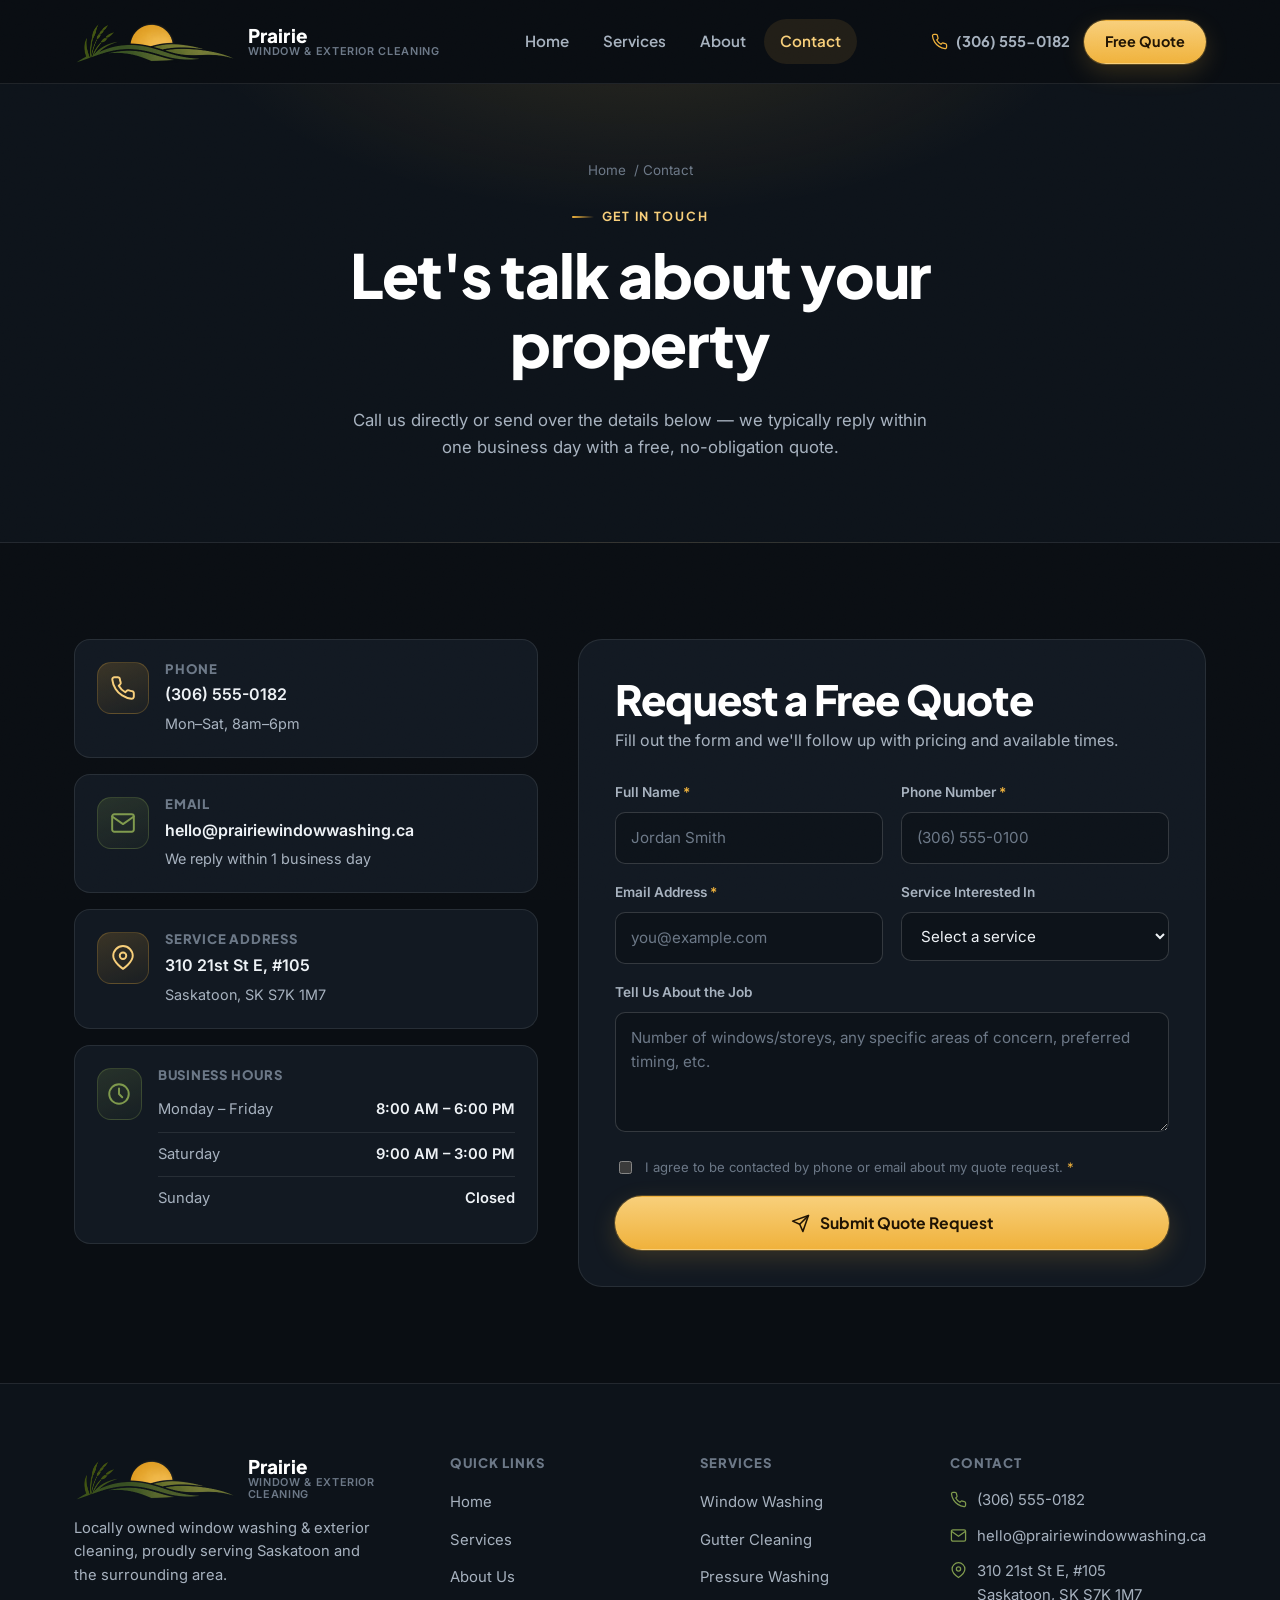
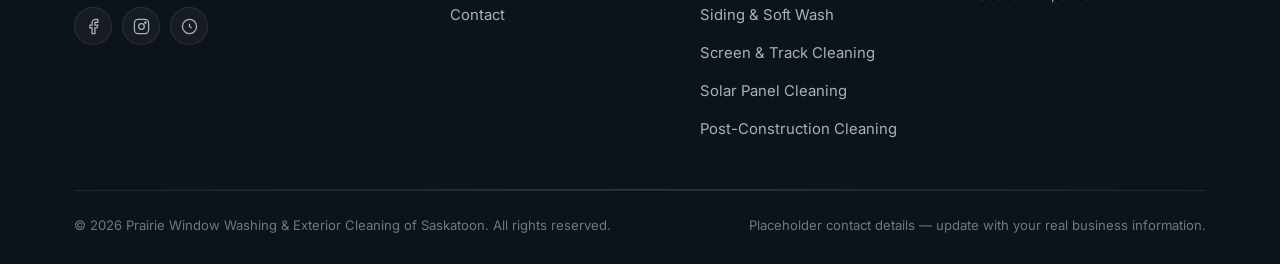
<file: contact.html>
<!DOCTYPE html>
<html lang="en">
<head>
<meta charset="UTF-8">
<meta name="viewport" content="width=device-width, initial-scale=1.0">
<title>Contact &amp; Free Quote | Prairie Window Washing &amp; Exterior Cleaning</title>
<meta name="description" content="Request a free quote from Prairie Window Washing & Exterior Cleaning of Saskatoon. Call, email, or fill out our quote form.">

<link rel="icon" href="favicon.ico" sizes="any">
<link rel="icon" type="image/png" sizes="32x32" href="assets/favicon-32.png">
<link rel="icon" type="image/png" sizes="16x16" href="assets/favicon-16.png">
<link rel="apple-touch-icon" href="assets/apple-touch-icon.png">
<link rel="manifest" href="site.webmanifest">
<meta name="theme-color" content="#0a0e13">

<link rel="preconnect" href="https://fonts.googleapis.com">
<link rel="preconnect" href="https://fonts.gstatic.com" crossorigin>
<link href="https://fonts.googleapis.com/css2?family=Inter:wght@400;500;600;700&family=Plus+Jakarta+Sans:wght@600;700;800&display=swap" rel="stylesheet">
<link rel="stylesheet" href="css/style.css">
</head>
<body>

<div class="grain-overlay" aria-hidden="true"></div>
<header class="site-header">
  <div class="container">
    <a href="index.html" class="brand">
      <img src="assets/logo-mark.png" alt="Prairie Window Washing &amp; Exterior Cleaning logo">
      <span class="brand-word">
        <strong>Prairie</strong>
        <span>Window &amp; Exterior Cleaning</span>
      </span>
    </a>

    <nav class="main-nav" id="main-nav">
      <ul>
        <li><a href="index.html">Home</a></li>
        <li><a href="services.html">Services</a></li>
        <li><a href="about.html">About</a></li>
        <li><a href="contact.html">Contact</a></li>
      </ul>
    </nav>

    <div class="header-actions">
      <a class="header-call" href="tel:+13065550182">
        <svg viewBox="0 0 24 24" fill="none" stroke="currentColor" stroke-width="1.8" stroke-linecap="round" stroke-linejoin="round"><path d="M22 16.92v3a2 2 0 0 1-2.18 2 19.79 19.79 0 0 1-8.63-3.07 19.5 19.5 0 0 1-6-6 19.79 19.79 0 0 1-3.07-8.67A2 2 0 0 1 4.11 2h3a2 2 0 0 1 2 1.72c.127.96.362 1.903.7 2.81a2 2 0 0 1-.45 2.11L8.09 9.91a16 16 0 0 0 6 6l1.27-1.27a2 2 0 0 1 2.11-.45c.907.338 1.85.573 2.81.7A2 2 0 0 1 22 16.92z"/></svg>
        <span>(306) 555-0182</span>
      </a>
      <a href="contact.html" class="btn btn-primary btn-sm">Free Quote</a>
      <button class="nav-toggle" id="nav-toggle" aria-label="Toggle menu" aria-expanded="false">
        <svg viewBox="0 0 24 24" fill="none" stroke="currentColor" stroke-width="1.8" stroke-linecap="round"><path d="M4 7h16M4 12h16M4 17h16"/></svg>
      </button>
    </div>
  </div>
</header>

<main id="main">

  <section class="page-hero">
    <div class="container section-head center">
      <div class="breadcrumb"><a href="index.html">Home</a> / Contact</div>
      <div class="eyebrow" style="justify-content:center;">Get In Touch</div>
      <h1>Let's talk about your property</h1>
      <p>Call us directly or send over the details below — we typically reply within one business day with a free, no-obligation quote.</p>
    </div>
  </section>

  <section class="section">
    <div class="container contact-grid">

      <!-- Contact info column -->
      <div data-reveal>
        <div class="contact-card">
          <div class="icon-tile">
            <svg viewBox="0 0 24 24" fill="none" stroke="currentColor" stroke-width="1.8" stroke-linecap="round" stroke-linejoin="round"><path d="M22 16.92v3a2 2 0 0 1-2.18 2 19.79 19.79 0 0 1-8.63-3.07 19.5 19.5 0 0 1-6-6 19.79 19.79 0 0 1-3.07-8.67A2 2 0 0 1 4.11 2h3a2 2 0 0 1 2 1.72c.127.96.362 1.903.7 2.81a2 2 0 0 1-.45 2.11L8.09 9.91a16 16 0 0 0 6 6l1.27-1.27a2 2 0 0 1 2.11-.45c.907.338 1.85.573 2.81.7A2 2 0 0 1 22 16.92z"/></svg>
          </div>
          <div>
            <h4>Phone</h4>
            <p><a href="tel:+13065550182">(306) 555-0182</a></p>
            <p class="sub">Mon–Sat, 8am–6pm</p>
          </div>
        </div>

        <div class="contact-card">
          <div class="icon-tile green">
            <svg viewBox="0 0 24 24" fill="none" stroke="currentColor" stroke-width="1.8" stroke-linecap="round" stroke-linejoin="round"><path d="M22 6l-10 7L2 6"/><rect x="2" y="4" width="20" height="16" rx="2"/></svg>
          </div>
          <div>
            <h4>Email</h4>
            <p><a href="mailto:hello@prairiewindowwashing.ca">hello@prairiewindowwashing.ca</a></p>
            <p class="sub">We reply within 1 business day</p>
          </div>
        </div>

        <div class="contact-card">
          <div class="icon-tile">
            <svg viewBox="0 0 24 24" fill="none" stroke="currentColor" stroke-width="1.8" stroke-linecap="round" stroke-linejoin="round"><path d="M21 10c0 6-9 12-9 12s-9-6-9-12a9 9 0 0 1 18 0z"/><circle cx="12" cy="10" r="3"/></svg>
          </div>
          <div>
            <h4>Service Address</h4>
            <p>310 21st St E, #105</p>
            <p class="sub">Saskatoon, SK S7K 1M7</p>
          </div>
        </div>

        <div class="contact-card">
          <div class="icon-tile green" style="align-self:flex-start;">
            <svg viewBox="0 0 24 24" fill="none" stroke="currentColor" stroke-width="1.8" stroke-linecap="round" stroke-linejoin="round"><circle cx="12" cy="12" r="9"/><path d="M12 7v5l3 3"/></svg>
          </div>
          <div style="width:100%;">
            <h4>Business Hours</h4>
            <table class="hours-table">
              <tr><td>Monday – Friday</td><td>8:00 AM – 6:00 PM</td></tr>
              <tr><td>Saturday</td><td>9:00 AM – 3:00 PM</td></tr>
              <tr><td>Sunday</td><td>Closed</td></tr>
            </table>
          </div>
        </div>
      </div>

      <!-- Quote form column -->
      <div data-reveal>
        <div class="form-card">
          <h2 style="margin-bottom:6px;">Request a Free Quote</h2>
          <p style="margin-bottom:28px;">Fill out the form and we'll follow up with pricing and available times.</p>

          <form id="quote-form" novalidate>
            <div class="form-row">
              <div class="field">
                <label for="name">Full Name <span class="req">*</span></label>
                <input type="text" id="name" name="name" placeholder="Jordan Smith" required>
              </div>
              <div class="field">
                <label for="phone">Phone Number <span class="req">*</span></label>
                <input type="tel" id="phone" name="phone" placeholder="(306) 555-0100" required>
              </div>
            </div>

            <div class="form-row">
              <div class="field">
                <label for="email">Email Address <span class="req">*</span></label>
                <input type="email" id="email" name="email" placeholder="you@example.com" required>
              </div>
              <div class="field">
                <label for="service">Service Interested In</label>
                <select id="service" name="service">
                  <option value="">Select a service</option>
                  <option value="windows">Window Washing</option>
                  <option value="gutters">Gutter Cleaning</option>
                  <option value="pressure">Pressure Washing</option>
                  <option value="siding">Siding &amp; Soft Wash</option>
                  <option value="screens">Screen &amp; Track Cleaning</option>
                  <option value="solar">Solar Panel Cleaning</option>
                  <option value="postconstruction">Post-Construction Cleaning</option>
                  <option value="other">Other / Not Sure</option>
                </select>
              </div>
            </div>

            <div class="field">
              <label for="message">Tell Us About the Job</label>
              <textarea id="message" name="message" placeholder="Number of windows/storeys, any specific areas of concern, preferred timing, etc."></textarea>
            </div>

            <div class="field field-check">
              <input type="checkbox" id="consent" name="consent" required>
              <label for="consent">I agree to be contacted by phone or email about my quote request. <span class="req">*</span></label>
            </div>

            <button type="submit" class="btn btn-primary btn-block">
              <svg viewBox="0 0 24 24" fill="none" stroke="currentColor" stroke-width="2" stroke-linecap="round" stroke-linejoin="round"><path d="M22 2L11 13"/><path d="M22 2l-7 20-4-9-9-4 20-7z"/></svg>
              <span class="btn-label">Submit Quote Request</span>
            </button>

            <p class="form-note form-error" id="form-error" role="alert"></p>
          </form>

          <div class="form-success" id="form-success">
            <div class="icon-tile" style="background:linear-gradient(160deg, rgba(127,154,77,0.25), rgba(127,154,77,0.05)); border-color: rgba(127,154,77,0.35); color: var(--green-light);">
              <svg viewBox="0 0 24 24" fill="none" stroke="currentColor" stroke-width="2" stroke-linecap="round" stroke-linejoin="round"><path d="M9 12l2 2 4-4"/><circle cx="12" cy="12" r="9"/></svg>
            </div>
            <h3>Thanks — request received!</h3>
            <p>A member of our team will reach out shortly with your free quote. In the meantime, feel free to give us a call.</p>
            <a href="tel:+13065550182" class="btn btn-outline">Call (306) 555-0182</a>
          </div>
        </div>
      </div>

    </div>
  </section>

</main>

<footer class="site-footer">
  <div class="container">
    <div class="footer-grid">
      <div class="footer-brand">
        <a href="index.html" class="brand">
          <img src="assets/logo-mark.png" alt="Prairie Window Washing &amp; Exterior Cleaning logo">
          <span class="brand-word">
            <strong>Prairie</strong>
            <span>Window &amp; Exterior Cleaning</span>
          </span>
        </a>
        <p>Locally owned window washing &amp; exterior cleaning, proudly serving Saskatoon and the surrounding area.</p>
        <div class="footer-social">
          <a href="#" aria-label="Facebook"><svg viewBox="0 0 24 24" fill="none" stroke="currentColor" stroke-width="1.8"><path d="M18 2h-3a5 5 0 0 0-5 5v3H7v4h3v8h4v-8h3l1-4h-4V7a1 1 0 0 1 1-1h3z"/></svg></a>
          <a href="#" aria-label="Instagram"><svg viewBox="0 0 24 24" fill="none" stroke="currentColor" stroke-width="1.8"><rect x="2" y="2" width="20" height="20" rx="5"/><circle cx="12" cy="12" r="4"/><circle cx="17.5" cy="6.5" r="1"/></svg></a>
          <a href="#" aria-label="Google"><svg viewBox="0 0 24 24" fill="none" stroke="currentColor" stroke-width="1.8"><circle cx="12" cy="12" r="10"/><path d="M12 8v4l3 2"/></svg></a>
        </div>
      </div>

      <div class="footer-col">
        <h4>Quick Links</h4>
        <ul>
          <li><a href="index.html">Home</a></li>
          <li><a href="services.html">Services</a></li>
          <li><a href="about.html">About Us</a></li>
          <li><a href="contact.html">Contact</a></li>
        </ul>
      </div>

      <div class="footer-col">
        <h4>Services</h4>
        <ul>
          <li><a href="window-washing-saskatoon.html">Window Washing</a></li>
          <li><a href="gutter-cleaning-saskatoon.html">Gutter Cleaning</a></li>
          <li><a href="pressure-washing-saskatoon.html">Pressure Washing</a></li>
          <li><a href="siding-soft-washing-saskatoon.html">Siding &amp; Soft Wash</a></li>
          <li><a href="screen-track-cleaning-saskatoon.html">Screen &amp; Track Cleaning</a></li>
          <li><a href="solar-panel-cleaning-saskatoon.html">Solar Panel Cleaning</a></li>
          <li><a href="post-construction-window-cleaning-saskatoon.html">Post-Construction Cleaning</a></li>
        </ul>
      </div>

      <div class="footer-col">
        <h4>Contact</h4>
        <ul>
          <li class="info">
            <svg viewBox="0 0 24 24" fill="none" stroke="currentColor" stroke-width="1.8"><path d="M22 16.92v3a2 2 0 0 1-2.18 2 19.79 19.79 0 0 1-8.63-3.07 19.5 19.5 0 0 1-6-6 19.79 19.79 0 0 1-3.07-8.67A2 2 0 0 1 4.11 2h3a2 2 0 0 1 2 1.72c.127.96.362 1.903.7 2.81a2 2 0 0 1-.45 2.11L8.09 9.91a16 16 0 0 0 6 6l1.27-1.27a2 2 0 0 1 2.11-.45c.907.338 1.85.573 2.81.7A2 2 0 0 1 22 16.92z"/></svg>
            <a href="tel:+13065550182">(306) 555-0182</a>
          </li>
          <li class="info">
            <svg viewBox="0 0 24 24" fill="none" stroke="currentColor" stroke-width="1.8"><path d="M22 6l-10 7L2 6"/><rect x="2" y="4" width="20" height="16" rx="2"/></svg>
            <a href="mailto:hello@prairiewindowwashing.ca">hello@prairiewindowwashing.ca</a>
          </li>
          <li class="info">
            <svg viewBox="0 0 24 24" fill="none" stroke="currentColor" stroke-width="1.8"><path d="M21 10c0 6-9 12-9 12s-9-6-9-12a9 9 0 0 1 18 0z"/><circle cx="12" cy="10" r="3"/></svg>
            <span>310 21st St E, #105<br>Saskatoon, SK S7K 1M7</span>
          </li>
        </ul>
      </div>
    </div>

    <div class="divider-line"></div>

    <div class="footer-bottom">
      <span>&copy; <span id="year">2026</span> Prairie Window Washing &amp; Exterior Cleaning of Saskatoon. All rights reserved.</span>
      <span>Placeholder contact details — update with your real business information.</span>
    </div>
  </div>
</footer>

<button class="back-to-top" aria-label="Back to top">
  <svg viewBox="0 0 24 24" fill="none" stroke="currentColor" stroke-width="2" stroke-linecap="round" stroke-linejoin="round"><path d="M18 15l-6-6-6 6"/></svg>
</button>

<script src="js/script.js"></script>
</body>
</html>
</file>
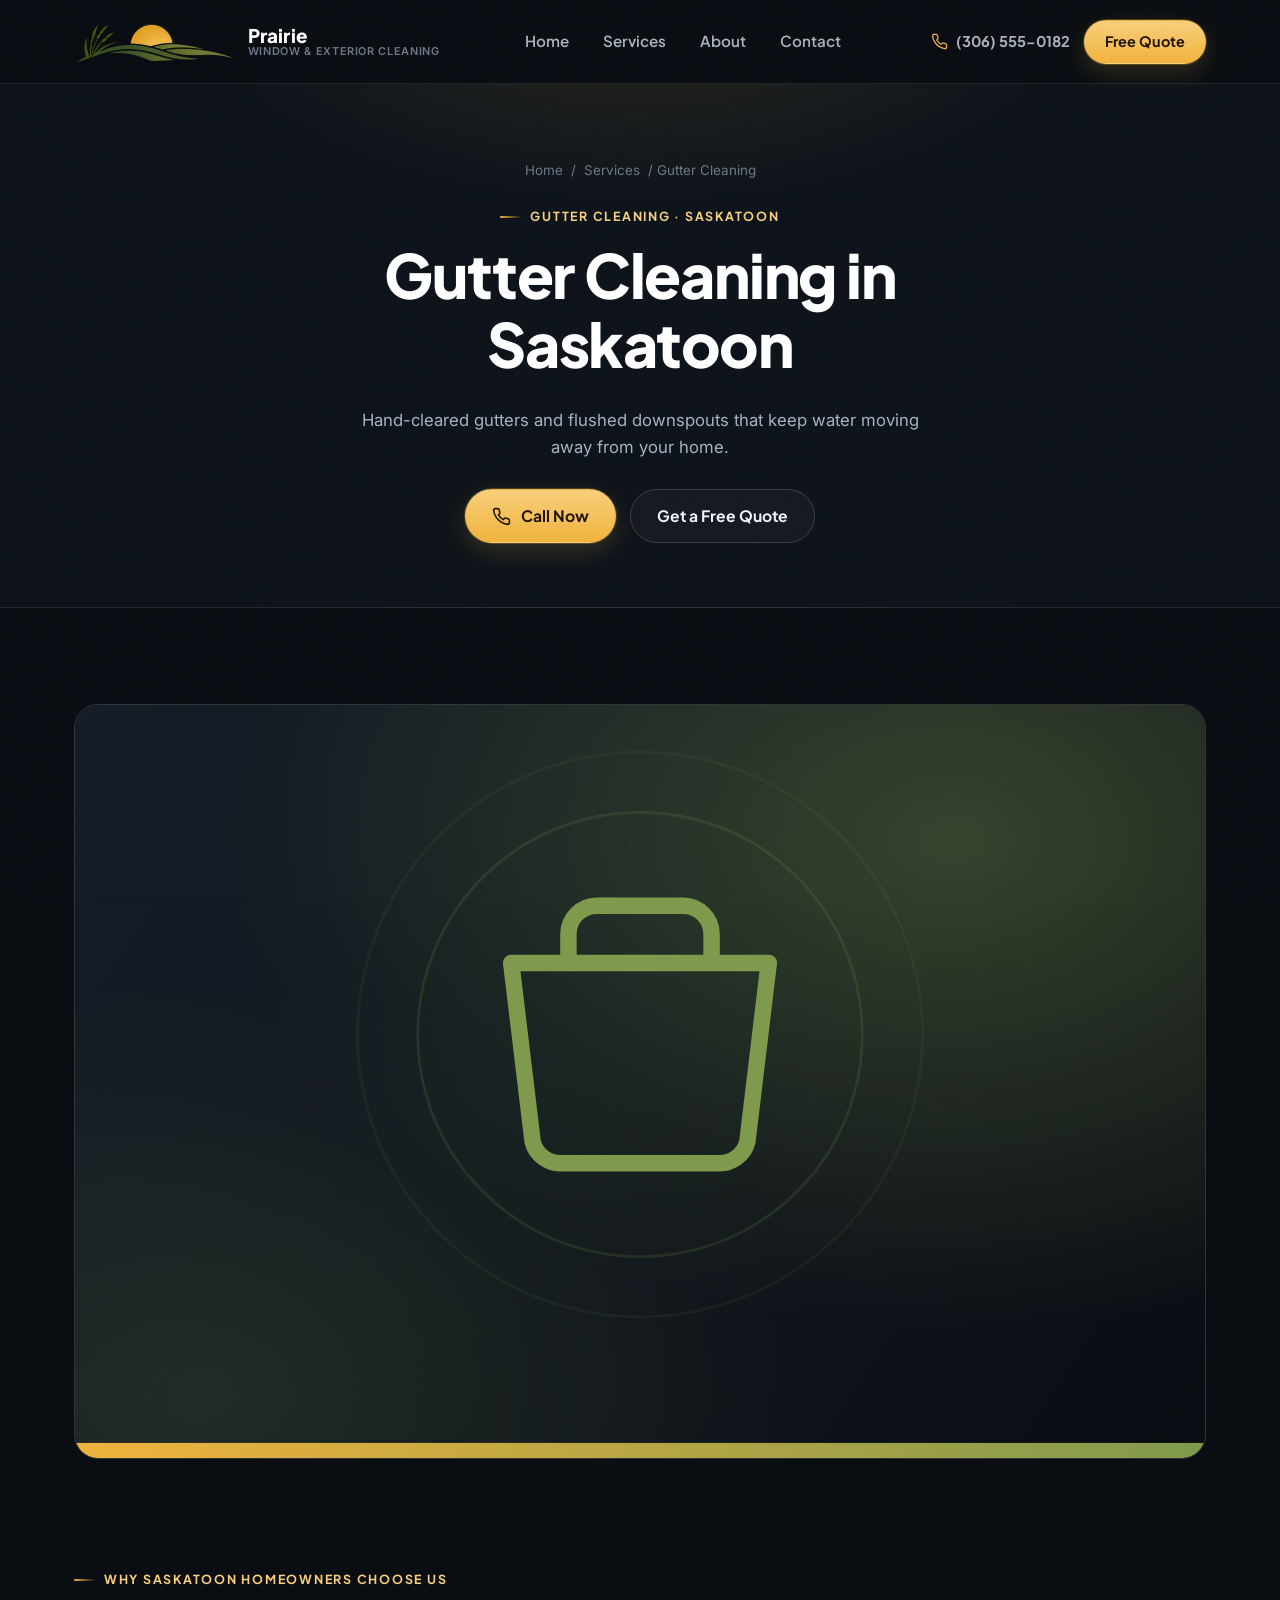
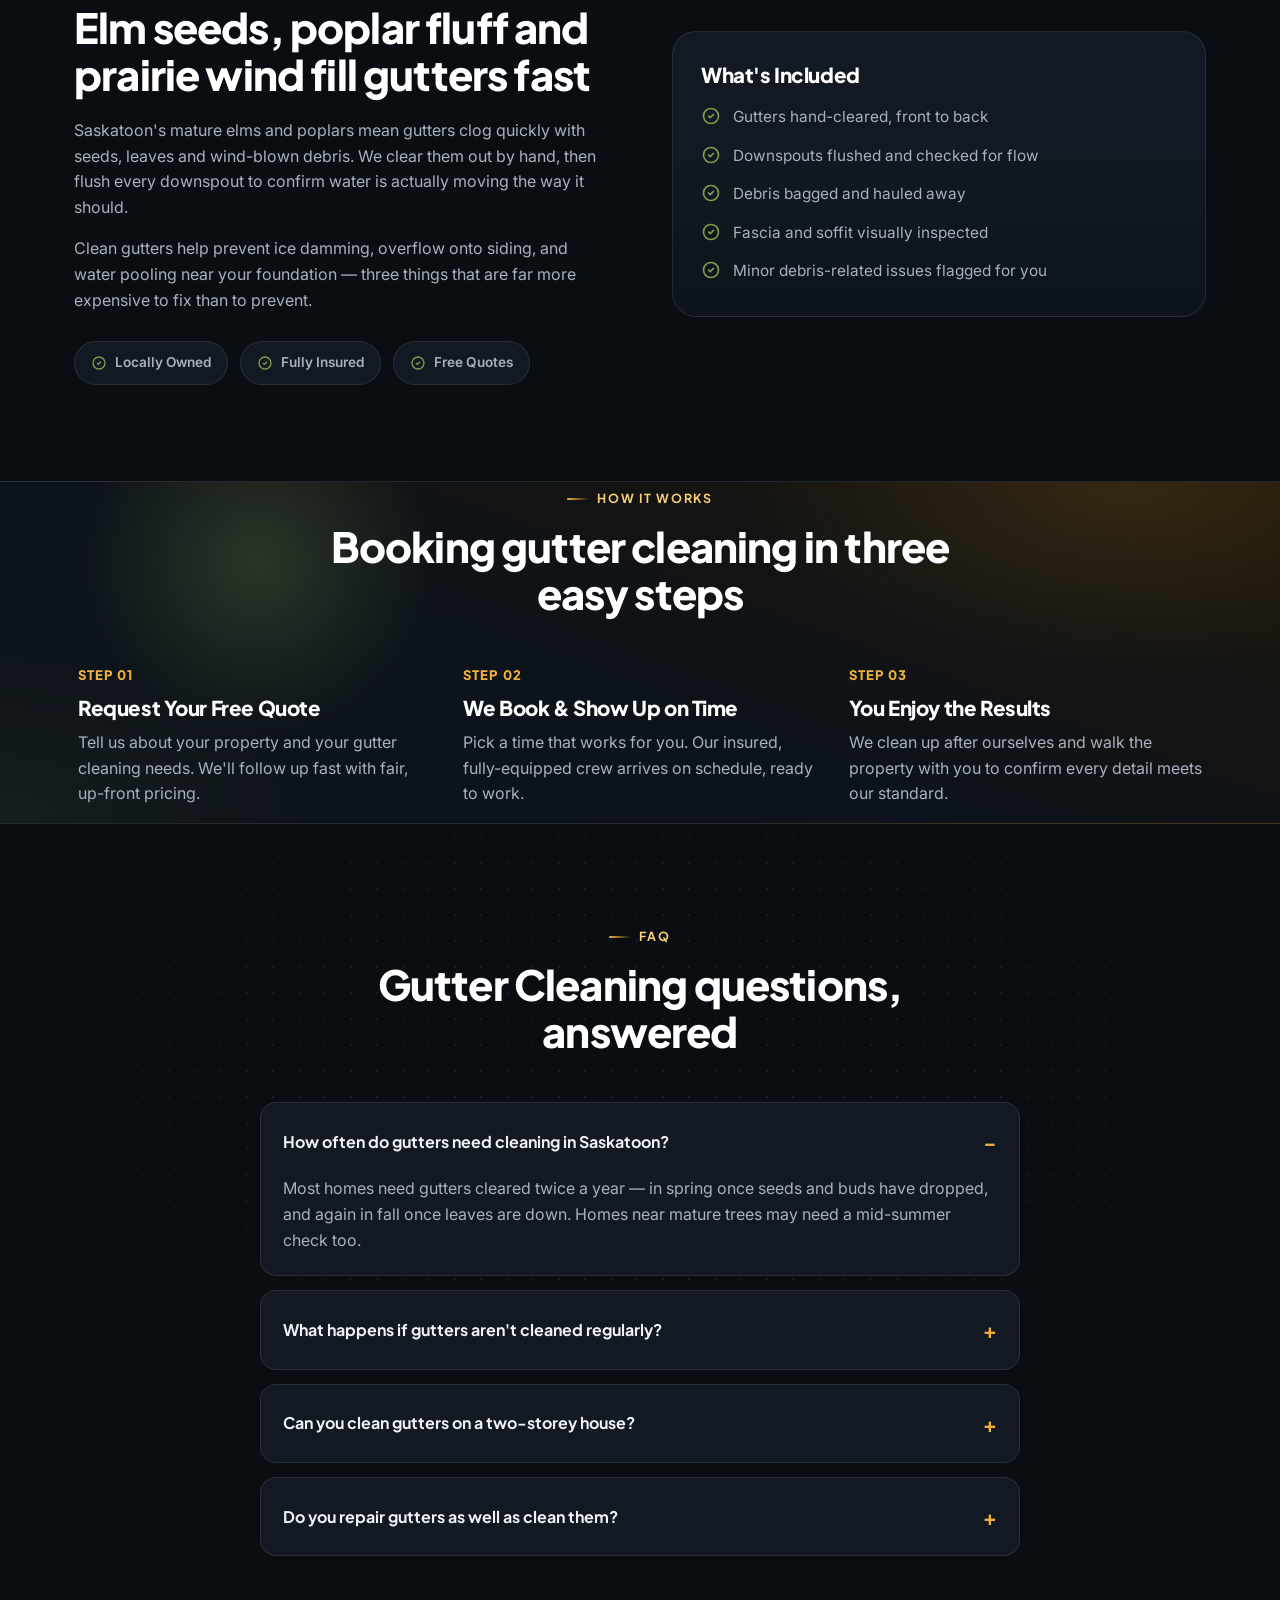
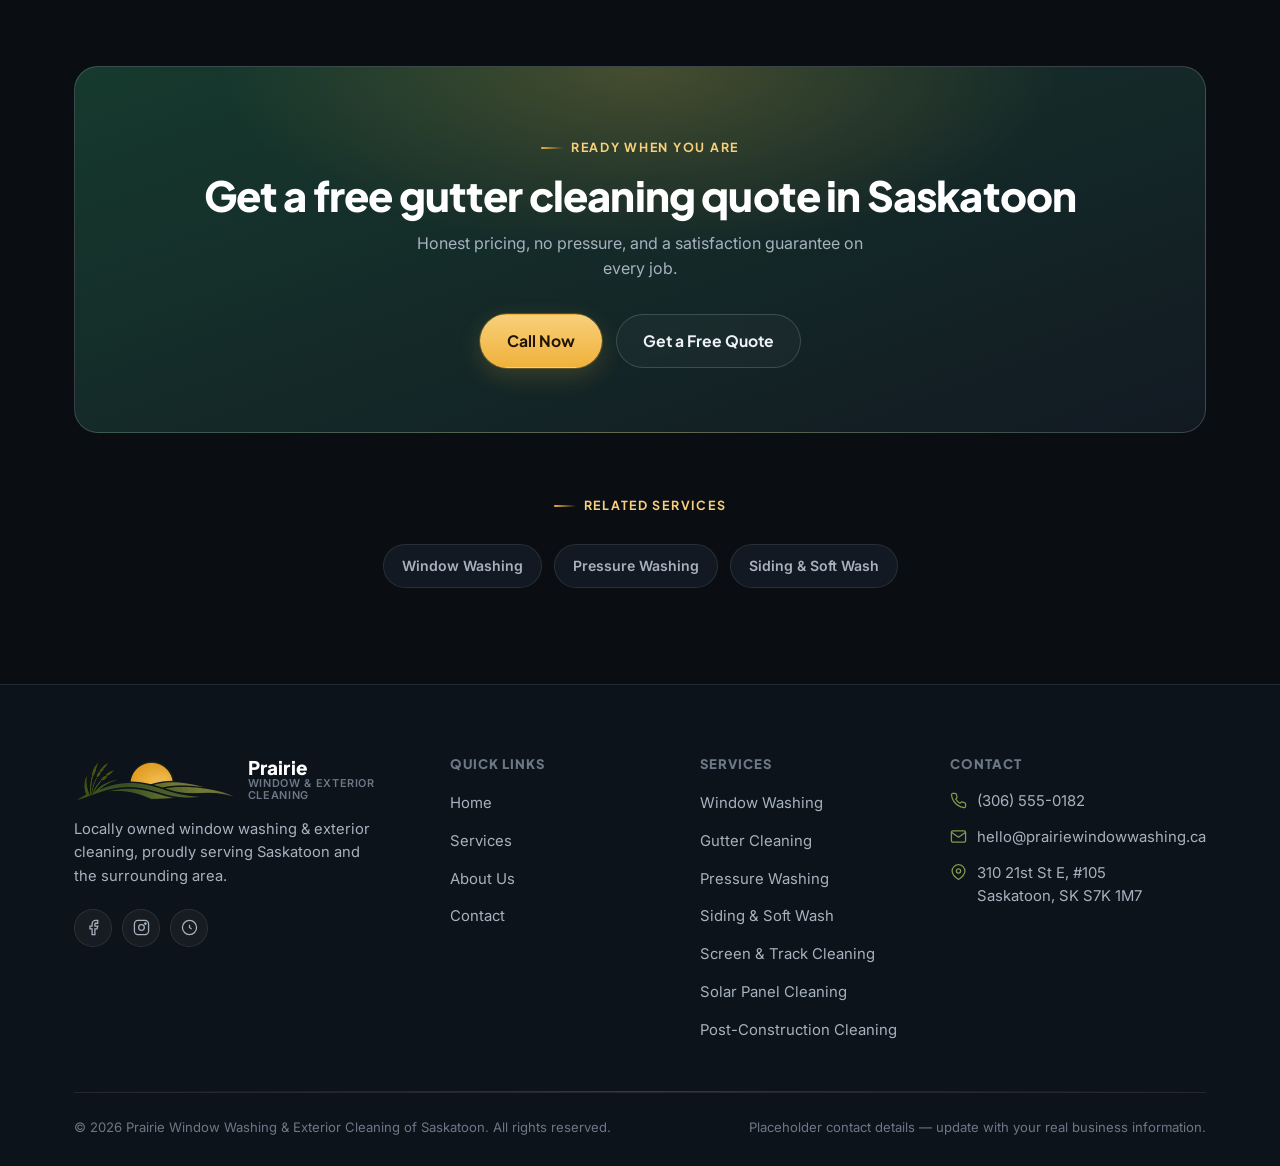
<file: gutter-cleaning-saskatoon.html>
<!DOCTYPE html>
<html lang="en">
<head>
<meta charset="UTF-8">
<meta name="viewport" content="width=device-width, initial-scale=1.0">
<title>Gutter Cleaning in Saskatoon, SK | Prairie Window Washing &amp; Exterior Cleaning</title>
<meta name="description" content="Saskatoon gutter cleaning that clears leaves, seeds and prairie debris by hand, flushes downspouts, and helps protect your roofline. Free quotes.">
<link rel="canonical" href="https://www.prairiewindowwashing.ca/gutter-cleaning-saskatoon.html">

<link rel="icon" href="favicon.ico" sizes="any">
<link rel="icon" type="image/png" sizes="32x32" href="assets/favicon-32.png">
<link rel="icon" type="image/png" sizes="16x16" href="assets/favicon-16.png">
<link rel="apple-touch-icon" href="assets/apple-touch-icon.png">
<link rel="manifest" href="site.webmanifest">
<meta name="theme-color" content="#0a0e13">

<meta property="og:type" content="website">
<meta property="og:title" content="Gutter Cleaning in Saskatoon, SK | Prairie Window Washing &amp; Exterior Cleaning">
<meta property="og:description" content="Saskatoon gutter cleaning that clears leaves, seeds and prairie debris by hand, flushes downspouts, and helps protect your roofline. Free quotes.">
<meta property="og:url" content="https://www.prairiewindowwashing.ca/gutter-cleaning-saskatoon.html">
<meta property="og:image" content="https://www.prairiewindowwashing.ca/assets/covers/gutter-cleaning.svg">

<link rel="preconnect" href="https://fonts.googleapis.com">
<link rel="preconnect" href="https://fonts.gstatic.com" crossorigin>
<link href="https://fonts.googleapis.com/css2?family=Inter:wght@400;500;600;700&family=Plus+Jakarta+Sans:wght@600;700;800&display=swap" rel="stylesheet">
<link rel="stylesheet" href="css/style.css">

<script type="application/ld+json">
{
  "@context": "https://schema.org",
  "@type": "Service",
  "serviceType": "Gutter Cleaning",
  "name": "Gutter Cleaning in Saskatoon",
  "description": "Saskatoon gutter cleaning that clears leaves, seeds and prairie debris by hand, flushes downspouts, and helps protect your roofline. Free quotes.",
  "url": "https://www.prairiewindowwashing.ca/gutter-cleaning-saskatoon.html",
  "areaServed": { "@type": "City", "name": "Saskatoon" },
  "provider": {
    "@type": "LocalBusiness",
    "name": "Prairie Window Washing & Exterior Cleaning of Saskatoon",
    "image": "https://www.prairiewindowwashing.ca/assets/logo-mark.png",
    "telephone": "+13065550182",
    "email": "hello@prairiewindowwashing.ca",
    "priceRange": "$$",
    "address": {
      "@type": "PostalAddress",
      "streetAddress": "310 21st St E, #105",
      "addressLocality": "Saskatoon",
      "addressRegion": "SK",
      "postalCode": "S7K 1M7",
      "addressCountry": "CA"
    },
    "areaServed": "Saskatoon, SK"
  }
}
</script>
<script type="application/ld+json">
{
  "@context": "https://schema.org",
  "@type": "FAQPage",
  "mainEntity": [
    { "@type": "Question", "name": "How often do gutters need cleaning in Saskatoon?", "acceptedAnswer": { "@type": "Answer", "text": "Most homes need gutters cleared twice a year — in spring once seeds and buds have dropped, and again in fall once leaves are down. Homes near mature trees may need a mid-summer check too." } },
    { "@type": "Question", "name": "What happens if gutters aren't cleaned regularly?", "acceptedAnswer": { "@type": "Answer", "text": "Clogged gutters can cause ice damming in winter, water overflow onto siding and fascia, and pooling near your foundation — all of which are more costly to repair than routine cleaning." } },
    { "@type": "Question", "name": "Can you clean gutters on a two-storey house?", "acceptedAnswer": { "@type": "Answer", "text": "Yes — our crew comes equipped with the ladders and safety equipment needed for two- and three-storey homes." } },
    { "@type": "Question", "name": "Do you repair gutters as well as clean them?", "acceptedAnswer": { "@type": "Answer", "text": "We'll flag any loose brackets, sagging sections or damage we spot during the clean and can handle minor fixes; for larger repairs we can point you to a trusted contractor." } }
  ]
}
</script>
</head>
<body>

<div class="grain-overlay" aria-hidden="true"></div>
<header class="site-header">
  <div class="container">
    <a href="index.html" class="brand">
      <img src="assets/logo-mark.png" alt="Prairie Window Washing &amp; Exterior Cleaning logo">
      <span class="brand-word">
        <strong>Prairie</strong>
        <span>Window &amp; Exterior Cleaning</span>
      </span>
    </a>

    <nav class="main-nav" id="main-nav">
      <ul>
        <li><a href="index.html">Home</a></li>
        <li><a href="services.html">Services</a></li>
        <li><a href="about.html">About</a></li>
        <li><a href="contact.html">Contact</a></li>
      </ul>
    </nav>

    <div class="header-actions">
      <a class="header-call" href="tel:+13065550182">
        <svg viewBox="0 0 24 24" fill="none" stroke="currentColor" stroke-width="1.8" stroke-linecap="round" stroke-linejoin="round"><path d="M22 16.92v3a2 2 0 0 1-2.18 2 19.79 19.79 0 0 1-8.63-3.07 19.5 19.5 0 0 1-6-6 19.79 19.79 0 0 1-3.07-8.67A2 2 0 0 1 4.11 2h3a2 2 0 0 1 2 1.72c.127.96.362 1.903.7 2.81a2 2 0 0 1-.45 2.11L8.09 9.91a16 16 0 0 0 6 6l1.27-1.27a2 2 0 0 1 2.11-.45c.907.338 1.85.573 2.81.7A2 2 0 0 1 22 16.92z"/></svg>
        <span>(306) 555-0182</span>
      </a>
      <a href="contact.html" class="btn btn-primary btn-sm">Free Quote</a>
      <button class="nav-toggle" id="nav-toggle" aria-label="Toggle menu" aria-expanded="false">
        <svg viewBox="0 0 24 24" fill="none" stroke="currentColor" stroke-width="1.8" stroke-linecap="round"><path d="M4 7h16M4 12h16M4 17h16"/></svg>
      </button>
    </div>
  </div>
</header>

<main id="main">

  <section class="page-hero">
    <div class="container section-head center">
      <div class="breadcrumb"><a href="index.html">Home</a> / <a href="services.html">Services</a> / Gutter Cleaning</div>
      <div class="eyebrow" style="justify-content:center;">Gutter Cleaning &middot; Saskatoon</div>
      <h1>Gutter Cleaning in Saskatoon</h1>
      <p>Hand-cleared gutters and flushed downspouts that keep water moving away from your home.</p>
      <div class="hero-actions" style="margin-top:28px;margin-bottom:0;">
        <a href="tel:+13065550182" class="btn btn-primary">
          <svg viewBox="0 0 24 24" fill="none" stroke="currentColor" stroke-width="2" stroke-linecap="round" stroke-linejoin="round"><path d="M22 16.92v3a2 2 0 0 1-2.18 2 19.79 19.79 0 0 1-8.63-3.07 19.5 19.5 0 0 1-6-6 19.79 19.79 0 0 1-3.07-8.67A2 2 0 0 1 4.11 2h3a2 2 0 0 1 2 1.72c.127.96.362 1.903.7 2.81a2 2 0 0 1-.45 2.11L8.09 9.91a16 16 0 0 0 6 6l1.27-1.27a2 2 0 0 1 2.11-.45c.907.338 1.85.573 2.81.7A2 2 0 0 1 22 16.92z"/></svg>
          Call Now
        </a>
        <a href="contact.html?service=gutters" class="btn btn-outline">Get a Free Quote</a>
      </div>
    </div>
  </section>

  <section class="section">
    <div class="container">
      <div class="service-hero-cover" data-reveal>
        <img src="assets/covers/gutter-cleaning.svg" alt="Illustration representing professional gutter cleaning in Saskatoon" width="1200" height="500" loading="eager">
      </div>
    </div>
  </section>

  <section class="section" style="padding-top:0;">
    <div class="container split">
      <div data-reveal>
        <div class="eyebrow">Why Saskatoon Homeowners Choose Us</div>
        <h2>Elm seeds, poplar fluff and prairie wind fill gutters fast</h2>
        <p>Saskatoon's mature elms and poplars mean gutters clog quickly with seeds, leaves and wind-blown debris. We clear them out by hand, then flush every downspout to confirm water is actually moving the way it should.</p><p>Clean gutters help prevent ice damming, overflow onto siding, and water pooling near your foundation — three things that are far more expensive to fix than to prevent.</p>
        <div class="badge-row">
          <div class="badge-pill"><svg viewBox="0 0 24 24" fill="none" stroke="currentColor" stroke-width="2"><path d="M9 12l2 2 4-4"/><circle cx="12" cy="12" r="9"/></svg>Locally Owned</div>
          <div class="badge-pill"><svg viewBox="0 0 24 24" fill="none" stroke="currentColor" stroke-width="2"><path d="M9 12l2 2 4-4"/><circle cx="12" cy="12" r="9"/></svg>Fully Insured</div>
          <div class="badge-pill"><svg viewBox="0 0 24 24" fill="none" stroke="currentColor" stroke-width="2"><path d="M9 12l2 2 4-4"/><circle cx="12" cy="12" r="9"/></svg>Free Quotes</div>
        </div>
      </div>

      <div data-reveal>
        <div class="card">
          <h3 style="margin-bottom:18px;">What's Included</h3>
          <ul class="checklist">
            <li><svg viewBox="0 0 24 24" fill="none" stroke="currentColor" stroke-width="2" stroke-linecap="round" stroke-linejoin="round"><path d="M9 12l2 2 4-4"/><circle cx="12" cy="12" r="9"/></svg><span>Gutters hand-cleared, front to back</span></li>
            <li><svg viewBox="0 0 24 24" fill="none" stroke="currentColor" stroke-width="2" stroke-linecap="round" stroke-linejoin="round"><path d="M9 12l2 2 4-4"/><circle cx="12" cy="12" r="9"/></svg><span>Downspouts flushed and checked for flow</span></li>
            <li><svg viewBox="0 0 24 24" fill="none" stroke="currentColor" stroke-width="2" stroke-linecap="round" stroke-linejoin="round"><path d="M9 12l2 2 4-4"/><circle cx="12" cy="12" r="9"/></svg><span>Debris bagged and hauled away</span></li>
            <li><svg viewBox="0 0 24 24" fill="none" stroke="currentColor" stroke-width="2" stroke-linecap="round" stroke-linejoin="round"><path d="M9 12l2 2 4-4"/><circle cx="12" cy="12" r="9"/></svg><span>Fascia and soffit visually inspected</span></li>
            <li><svg viewBox="0 0 24 24" fill="none" stroke="currentColor" stroke-width="2" stroke-linecap="round" stroke-linejoin="round"><path d="M9 12l2 2 4-4"/><circle cx="12" cy="12" r="9"/></svg><span>Minor debris-related issues flagged for you</span></li>
          </ul>
        </div>
      </div>
    </div>
  </section>

  <section class="section-alt tint-gold">
    <div class="glow-orb green" style="width:360px;height:360px;top:-100px;left:6%;"></div>
    <div class="container">
      <div class="section-head center" data-reveal>
        <div class="eyebrow" style="justify-content:center;">How It Works</div>
        <h2>Booking gutter cleaning in three easy steps</h2>
      </div>

      <div class="steps" data-reveal>
        <div class="step">
          <span class="step-num">STEP 01</span>
          <h3>Request Your Free Quote</h3>
          <p>Tell us about your property and your gutter cleaning needs. We'll follow up fast with fair, up-front pricing.</p>
        </div>
        <div class="step">
          <span class="step-num">STEP 02</span>
          <h3>We Book &amp; Show Up on Time</h3>
          <p>Pick a time that works for you. Our insured, fully-equipped crew arrives on schedule, ready to work.</p>
        </div>
        <div class="step">
          <span class="step-num">STEP 03</span>
          <h3>You Enjoy the Results</h3>
          <p>We clean up after ourselves and walk the property with you to confirm every detail meets our standard.</p>
        </div>
      </div>
    </div>
  </section>

  <section class="section section-dotted">
    <div class="container">
      <div class="section-head center" data-reveal>
        <div class="eyebrow" style="justify-content:center;">FAQ</div>
        <h2>Gutter Cleaning questions, answered</h2>
      </div>

      <div style="max-width:760px;margin:0 auto;" data-reveal>
        <details class="faq-item" open>
          <summary>How often do gutters need cleaning in Saskatoon?</summary>
          <p>Most homes need gutters cleared twice a year — in spring once seeds and buds have dropped, and again in fall once leaves are down. Homes near mature trees may need a mid-summer check too.</p>
        </details>
        <details class="faq-item">
          <summary>What happens if gutters aren't cleaned regularly?</summary>
          <p>Clogged gutters can cause ice damming in winter, water overflow onto siding and fascia, and pooling near your foundation — all of which are more costly to repair than routine cleaning.</p>
        </details>
        <details class="faq-item">
          <summary>Can you clean gutters on a two-storey house?</summary>
          <p>Yes — our crew comes equipped with the ladders and safety equipment needed for two- and three-storey homes.</p>
        </details>
        <details class="faq-item">
          <summary>Do you repair gutters as well as clean them?</summary>
          <p>We'll flag any loose brackets, sagging sections or damage we spot during the clean and can handle minor fixes; for larger repairs we can point you to a trusted contractor.</p>
        </details>
      </div>
    </div>
  </section>

  <section class="section" style="padding-top:0;">
    <div class="container">
      <div class="cta-band" data-reveal>
        <div class="eyebrow" style="justify-content:center;">Ready When You Are</div>
        <h2>Get a free gutter cleaning quote in Saskatoon</h2>
        <p>Honest pricing, no pressure, and a satisfaction guarantee on every job.</p>
        <div class="hero-actions">
          <a href="tel:+13065550182" class="btn btn-primary">Call Now</a>
          <a href="contact.html?service=gutters" class="btn btn-outline">Get a Free Quote</a>
        </div>
      </div>

      <div style="margin-top:56px;text-align:center;" data-reveal>
        <div class="eyebrow" style="justify-content:center;">Related Services</div>
        <div class="related-services" style="justify-content:center;margin-top:14px;">
          <a href="window-washing-saskatoon.html">Window Washing</a>
          <a href="pressure-washing-saskatoon.html">Pressure Washing</a>
          <a href="siding-soft-washing-saskatoon.html">Siding &amp; Soft Wash</a>
        </div>
      </div>
    </div>
  </section>

</main>

<footer class="site-footer">
  <div class="container">
    <div class="footer-grid">
      <div class="footer-brand">
        <a href="index.html" class="brand">
          <img src="assets/logo-mark.png" alt="Prairie Window Washing &amp; Exterior Cleaning logo">
          <span class="brand-word">
            <strong>Prairie</strong>
            <span>Window &amp; Exterior Cleaning</span>
          </span>
        </a>
        <p>Locally owned window washing &amp; exterior cleaning, proudly serving Saskatoon and the surrounding area.</p>
        <div class="footer-social">
          <a href="#" aria-label="Facebook"><svg viewBox="0 0 24 24" fill="none" stroke="currentColor" stroke-width="1.8"><path d="M18 2h-3a5 5 0 0 0-5 5v3H7v4h3v8h4v-8h3l1-4h-4V7a1 1 0 0 1 1-1h3z"/></svg></a>
          <a href="#" aria-label="Instagram"><svg viewBox="0 0 24 24" fill="none" stroke="currentColor" stroke-width="1.8"><rect x="2" y="2" width="20" height="20" rx="5"/><circle cx="12" cy="12" r="4"/><circle cx="17.5" cy="6.5" r="1"/></svg></a>
          <a href="#" aria-label="Google"><svg viewBox="0 0 24 24" fill="none" stroke="currentColor" stroke-width="1.8"><circle cx="12" cy="12" r="10"/><path d="M12 8v4l3 2"/></svg></a>
        </div>
      </div>

      <div class="footer-col">
        <h4>Quick Links</h4>
        <ul>
          <li><a href="index.html">Home</a></li>
          <li><a href="services.html">Services</a></li>
          <li><a href="about.html">About Us</a></li>
          <li><a href="contact.html">Contact</a></li>
        </ul>
      </div>

      <div class="footer-col">
        <h4>Services</h4>
        <ul>
          <li><a href="window-washing-saskatoon.html">Window Washing</a></li>
          <li><a href="gutter-cleaning-saskatoon.html">Gutter Cleaning</a></li>
          <li><a href="pressure-washing-saskatoon.html">Pressure Washing</a></li>
          <li><a href="siding-soft-washing-saskatoon.html">Siding &amp; Soft Wash</a></li>
          <li><a href="screen-track-cleaning-saskatoon.html">Screen &amp; Track Cleaning</a></li>
          <li><a href="solar-panel-cleaning-saskatoon.html">Solar Panel Cleaning</a></li>
          <li><a href="post-construction-window-cleaning-saskatoon.html">Post-Construction Cleaning</a></li>
        </ul>
      </div>

      <div class="footer-col">
        <h4>Contact</h4>
        <ul>
          <li class="info">
            <svg viewBox="0 0 24 24" fill="none" stroke="currentColor" stroke-width="1.8"><path d="M22 16.92v3a2 2 0 0 1-2.18 2 19.79 19.79 0 0 1-8.63-3.07 19.5 19.5 0 0 1-6-6 19.79 19.79 0 0 1-3.07-8.67A2 2 0 0 1 4.11 2h3a2 2 0 0 1 2 1.72c.127.96.362 1.903.7 2.81a2 2 0 0 1-.45 2.11L8.09 9.91a16 16 0 0 0 6 6l1.27-1.27a2 2 0 0 1 2.11-.45c.907.338 1.85.573 2.81.7A2 2 0 0 1 22 16.92z"/></svg>
            <a href="tel:+13065550182">(306) 555-0182</a>
          </li>
          <li class="info">
            <svg viewBox="0 0 24 24" fill="none" stroke="currentColor" stroke-width="1.8"><path d="M22 6l-10 7L2 6"/><rect x="2" y="4" width="20" height="16" rx="2"/></svg>
            <a href="mailto:hello@prairiewindowwashing.ca">hello@prairiewindowwashing.ca</a>
          </li>
          <li class="info">
            <svg viewBox="0 0 24 24" fill="none" stroke="currentColor" stroke-width="1.8"><path d="M21 10c0 6-9 12-9 12s-9-6-9-12a9 9 0 0 1 18 0z"/><circle cx="12" cy="10" r="3"/></svg>
            <span>310 21st St E, #105<br>Saskatoon, SK S7K 1M7</span>
          </li>
        </ul>
      </div>
    </div>

    <div class="divider-line"></div>

    <div class="footer-bottom">
      <span>&copy; <span id="year">2026</span> Prairie Window Washing &amp; Exterior Cleaning of Saskatoon. All rights reserved.</span>
      <span>Placeholder contact details — update with your real business information.</span>
    </div>
  </div>
</footer>

<button class="back-to-top" aria-label="Back to top">
  <svg viewBox="0 0 24 24" fill="none" stroke="currentColor" stroke-width="2" stroke-linecap="round" stroke-linejoin="round"><path d="M18 15l-6-6-6 6"/></svg>
</button>

<script src="js/script.js"></script>
</body>
</html>
</file>
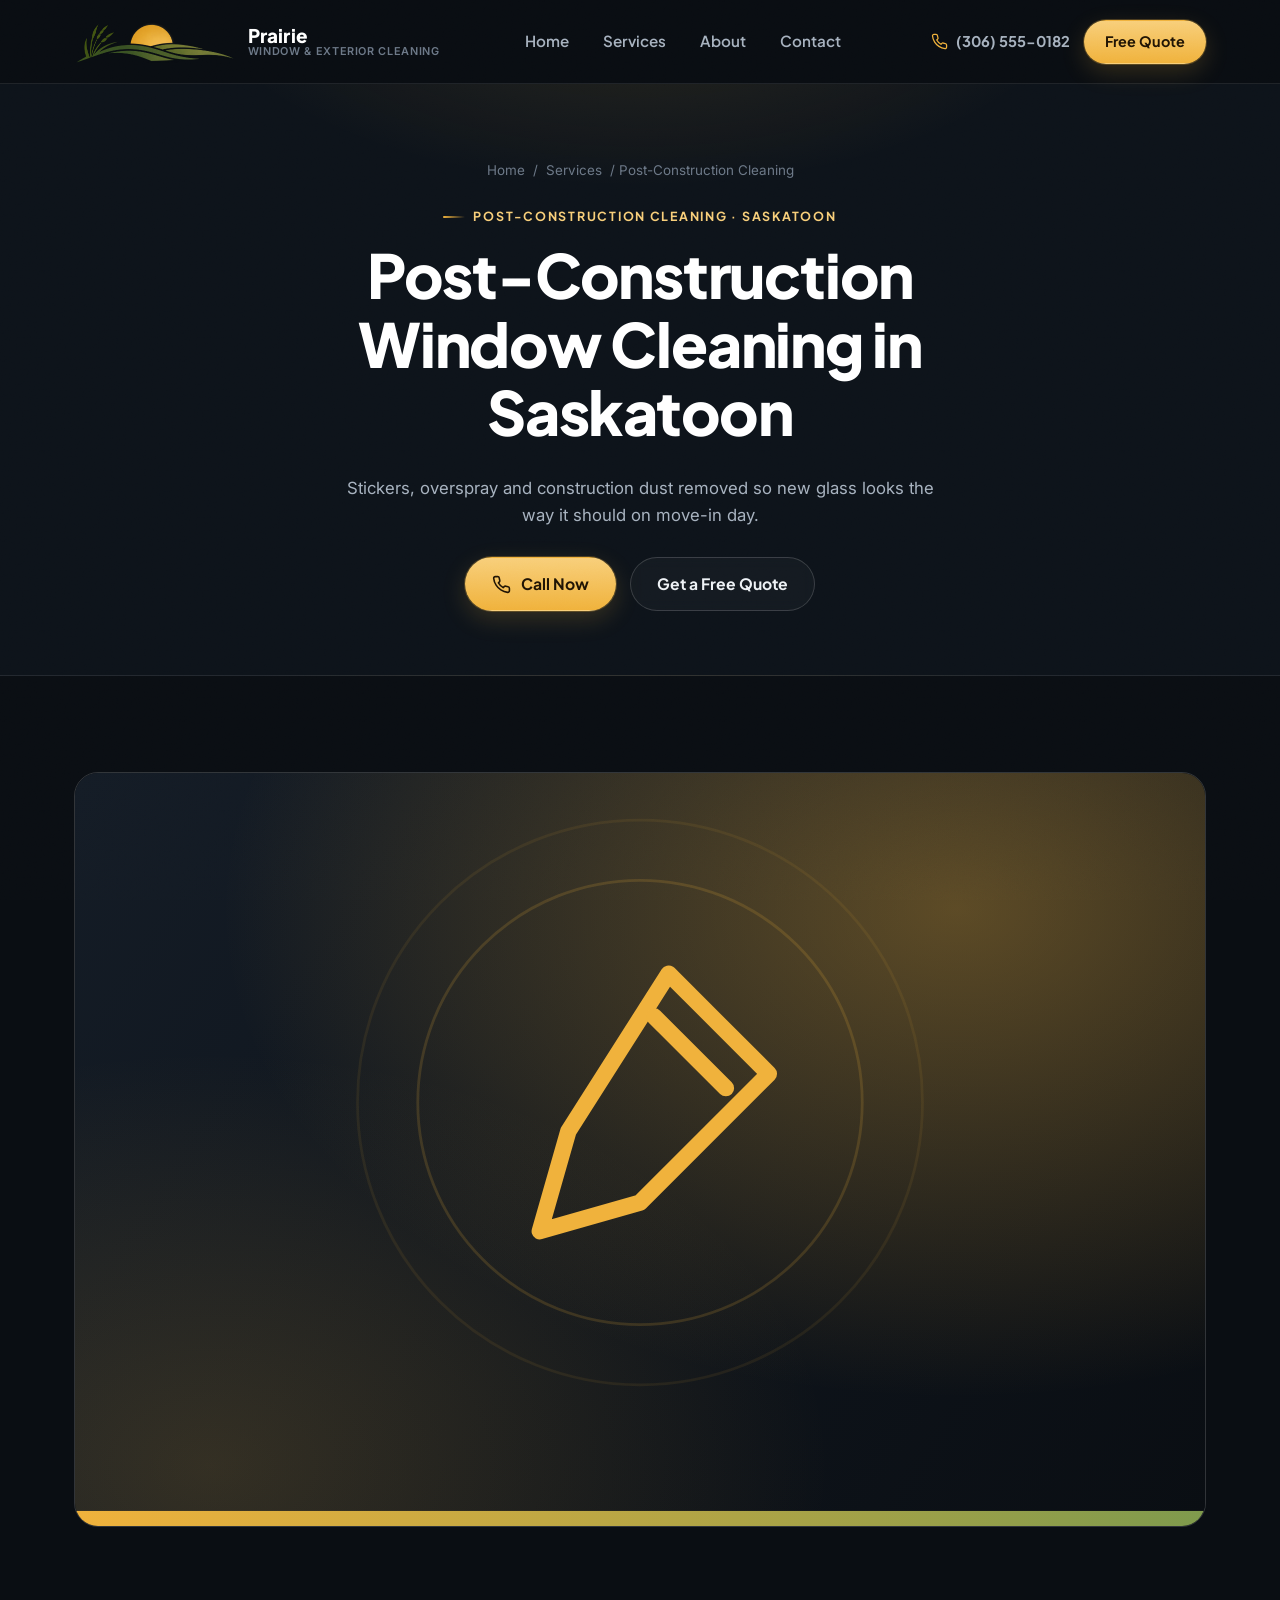
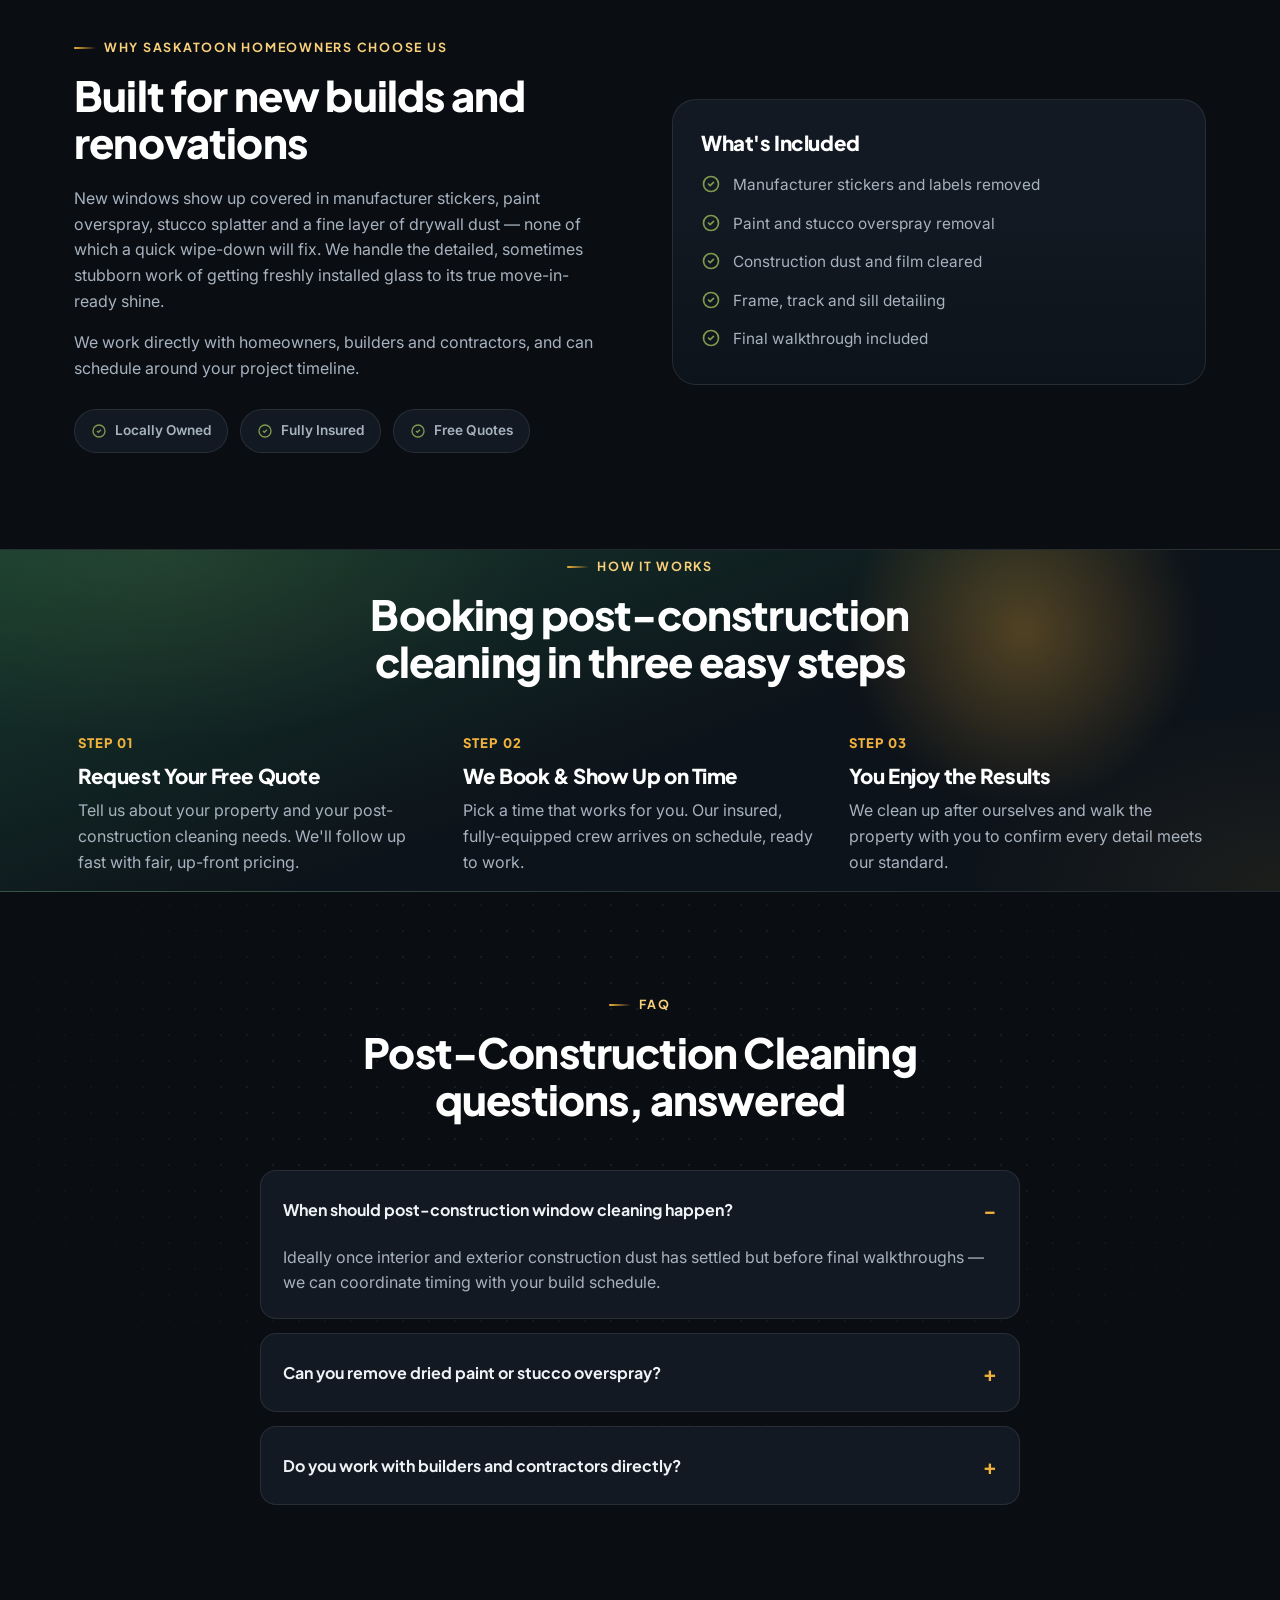
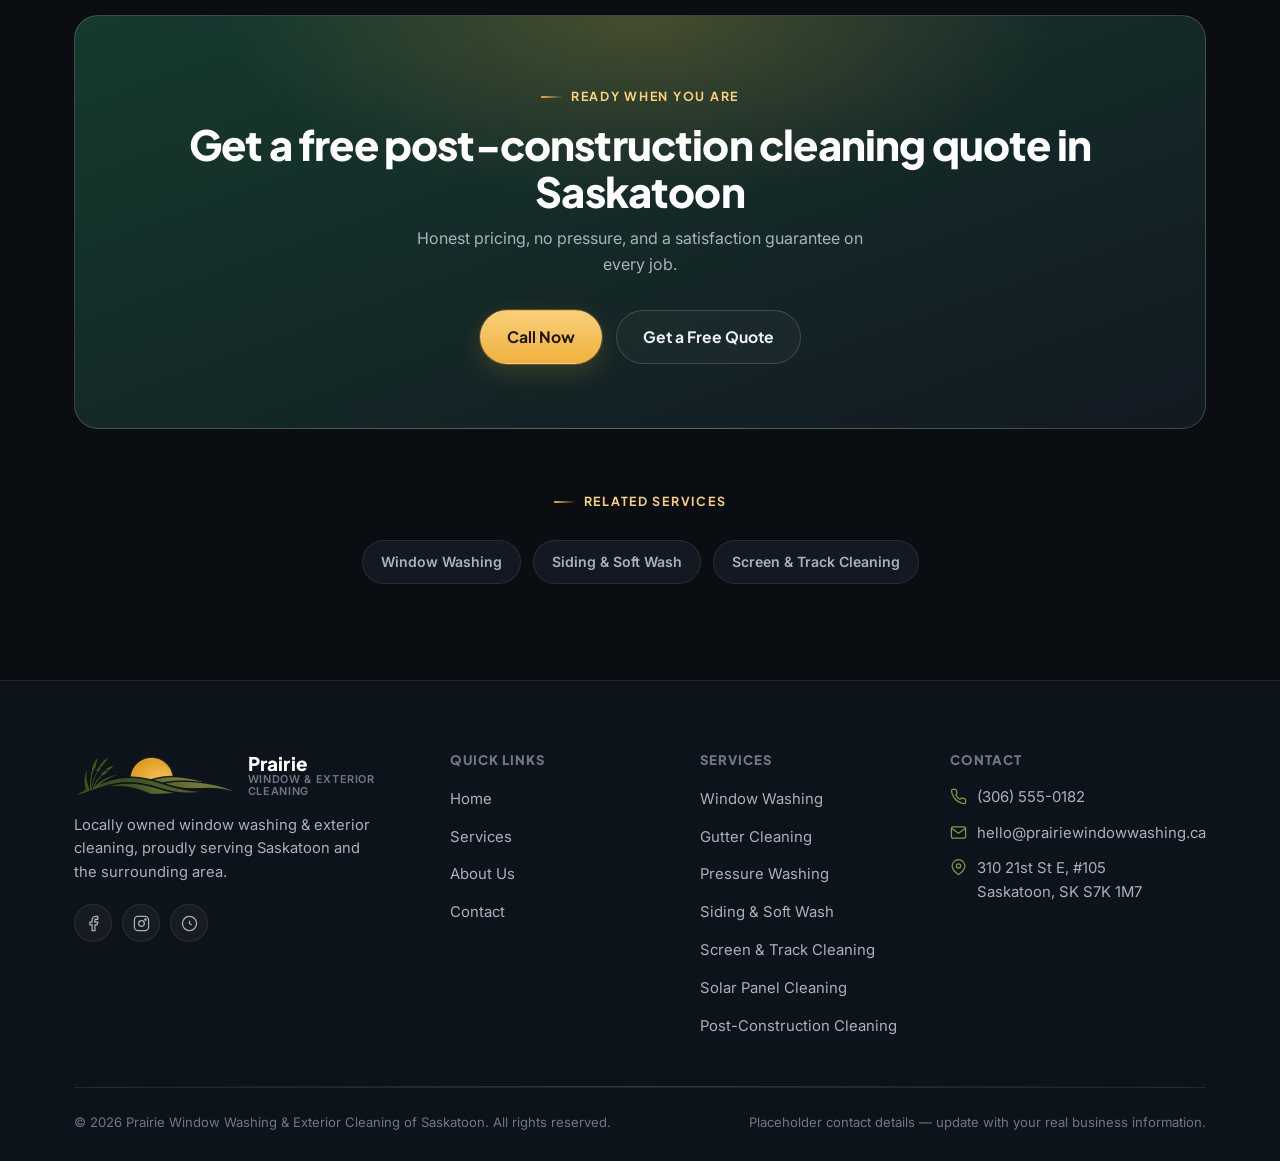
<file: post-construction-window-cleaning-saskatoon.html>
<!DOCTYPE html>
<html lang="en">
<head>
<meta charset="UTF-8">
<meta name="viewport" content="width=device-width, initial-scale=1.0">
<title>Post-Construction Window Cleaning in Saskatoon, SK | Prairie Window Washing &amp; Exterior Cleaning</title>
<meta name="description" content="New build or renovation in Saskatoon? We remove stickers, paint overspray and construction dust from windows so new glass shines on move-in day.">
<link rel="canonical" href="https://www.prairiewindowwashing.ca/post-construction-window-cleaning-saskatoon.html">

<link rel="icon" href="favicon.ico" sizes="any">
<link rel="icon" type="image/png" sizes="32x32" href="assets/favicon-32.png">
<link rel="icon" type="image/png" sizes="16x16" href="assets/favicon-16.png">
<link rel="apple-touch-icon" href="assets/apple-touch-icon.png">
<link rel="manifest" href="site.webmanifest">
<meta name="theme-color" content="#0a0e13">

<meta property="og:type" content="website">
<meta property="og:title" content="Post-Construction Window Cleaning in Saskatoon, SK | Prairie Window Washing &amp; Exterior Cleaning">
<meta property="og:description" content="New build or renovation in Saskatoon? We remove stickers, paint overspray and construction dust from windows so new glass shines on move-in day.">
<meta property="og:url" content="https://www.prairiewindowwashing.ca/post-construction-window-cleaning-saskatoon.html">
<meta property="og:image" content="https://www.prairiewindowwashing.ca/assets/covers/post-construction-cleaning.svg">

<link rel="preconnect" href="https://fonts.googleapis.com">
<link rel="preconnect" href="https://fonts.gstatic.com" crossorigin>
<link href="https://fonts.googleapis.com/css2?family=Inter:wght@400;500;600;700&family=Plus+Jakarta+Sans:wght@600;700;800&display=swap" rel="stylesheet">
<link rel="stylesheet" href="css/style.css">

<script type="application/ld+json">
{
  "@context": "https://schema.org",
  "@type": "Service",
  "serviceType": "Post-Construction Window Cleaning",
  "name": "Post-Construction Window Cleaning in Saskatoon",
  "description": "New build or renovation in Saskatoon? We remove stickers, paint overspray and construction dust from windows so new glass shines on move-in day.",
  "url": "https://www.prairiewindowwashing.ca/post-construction-window-cleaning-saskatoon.html",
  "areaServed": { "@type": "City", "name": "Saskatoon" },
  "provider": {
    "@type": "LocalBusiness",
    "name": "Prairie Window Washing & Exterior Cleaning of Saskatoon",
    "image": "https://www.prairiewindowwashing.ca/assets/logo-mark.png",
    "telephone": "+13065550182",
    "email": "hello@prairiewindowwashing.ca",
    "priceRange": "$$",
    "address": {
      "@type": "PostalAddress",
      "streetAddress": "310 21st St E, #105",
      "addressLocality": "Saskatoon",
      "addressRegion": "SK",
      "postalCode": "S7K 1M7",
      "addressCountry": "CA"
    },
    "areaServed": "Saskatoon, SK"
  }
}
</script>
<script type="application/ld+json">
{
  "@context": "https://schema.org",
  "@type": "FAQPage",
  "mainEntity": [
    { "@type": "Question", "name": "When should post-construction window cleaning happen?", "acceptedAnswer": { "@type": "Answer", "text": "Ideally once interior and exterior construction dust has settled but before final walkthroughs — we can coordinate timing with your build schedule." } },
    { "@type": "Question", "name": "Can you remove dried paint or stucco overspray?", "acceptedAnswer": { "@type": "Answer", "text": "In most cases, yes. We use techniques and tools suited to glass that safely lift dried overspray without scratching." } },
    { "@type": "Question", "name": "Do you work with builders and contractors directly?", "acceptedAnswer": { "@type": "Answer", "text": "Yes — we regularly coordinate directly with builders and project managers on new-build and renovation timelines." } }
  ]
}
</script>
</head>
<body>

<div class="grain-overlay" aria-hidden="true"></div>
<header class="site-header">
  <div class="container">
    <a href="index.html" class="brand">
      <img src="assets/logo-mark.png" alt="Prairie Window Washing &amp; Exterior Cleaning logo">
      <span class="brand-word">
        <strong>Prairie</strong>
        <span>Window &amp; Exterior Cleaning</span>
      </span>
    </a>

    <nav class="main-nav" id="main-nav">
      <ul>
        <li><a href="index.html">Home</a></li>
        <li><a href="services.html">Services</a></li>
        <li><a href="about.html">About</a></li>
        <li><a href="contact.html">Contact</a></li>
      </ul>
    </nav>

    <div class="header-actions">
      <a class="header-call" href="tel:+13065550182">
        <svg viewBox="0 0 24 24" fill="none" stroke="currentColor" stroke-width="1.8" stroke-linecap="round" stroke-linejoin="round"><path d="M22 16.92v3a2 2 0 0 1-2.18 2 19.79 19.79 0 0 1-8.63-3.07 19.5 19.5 0 0 1-6-6 19.79 19.79 0 0 1-3.07-8.67A2 2 0 0 1 4.11 2h3a2 2 0 0 1 2 1.72c.127.96.362 1.903.7 2.81a2 2 0 0 1-.45 2.11L8.09 9.91a16 16 0 0 0 6 6l1.27-1.27a2 2 0 0 1 2.11-.45c.907.338 1.85.573 2.81.7A2 2 0 0 1 22 16.92z"/></svg>
        <span>(306) 555-0182</span>
      </a>
      <a href="contact.html" class="btn btn-primary btn-sm">Free Quote</a>
      <button class="nav-toggle" id="nav-toggle" aria-label="Toggle menu" aria-expanded="false">
        <svg viewBox="0 0 24 24" fill="none" stroke="currentColor" stroke-width="1.8" stroke-linecap="round"><path d="M4 7h16M4 12h16M4 17h16"/></svg>
      </button>
    </div>
  </div>
</header>

<main id="main">

  <section class="page-hero">
    <div class="container section-head center">
      <div class="breadcrumb"><a href="index.html">Home</a> / <a href="services.html">Services</a> / Post-Construction Cleaning</div>
      <div class="eyebrow" style="justify-content:center;">Post-Construction Cleaning &middot; Saskatoon</div>
      <h1>Post-Construction Window Cleaning in Saskatoon</h1>
      <p>Stickers, overspray and construction dust removed so new glass looks the way it should on move-in day.</p>
      <div class="hero-actions" style="margin-top:28px;margin-bottom:0;">
        <a href="tel:+13065550182" class="btn btn-primary">
          <svg viewBox="0 0 24 24" fill="none" stroke="currentColor" stroke-width="2" stroke-linecap="round" stroke-linejoin="round"><path d="M22 16.92v3a2 2 0 0 1-2.18 2 19.79 19.79 0 0 1-8.63-3.07 19.5 19.5 0 0 1-6-6 19.79 19.79 0 0 1-3.07-8.67A2 2 0 0 1 4.11 2h3a2 2 0 0 1 2 1.72c.127.96.362 1.903.7 2.81a2 2 0 0 1-.45 2.11L8.09 9.91a16 16 0 0 0 6 6l1.27-1.27a2 2 0 0 1 2.11-.45c.907.338 1.85.573 2.81.7A2 2 0 0 1 22 16.92z"/></svg>
          Call Now
        </a>
        <a href="contact.html?service=postconstruction" class="btn btn-outline">Get a Free Quote</a>
      </div>
    </div>
  </section>

  <section class="section">
    <div class="container">
      <div class="service-hero-cover" data-reveal>
        <img src="assets/covers/post-construction-cleaning.svg" alt="Illustration representing post-construction window cleaning in Saskatoon" width="1200" height="500" loading="eager">
      </div>
    </div>
  </section>

  <section class="section" style="padding-top:0;">
    <div class="container split">
      <div data-reveal>
        <div class="eyebrow">Why Saskatoon Homeowners Choose Us</div>
        <h2>Built for new builds and renovations</h2>
        <p>New windows show up covered in manufacturer stickers, paint overspray, stucco splatter and a fine layer of drywall dust — none of which a quick wipe-down will fix. We handle the detailed, sometimes stubborn work of getting freshly installed glass to its true move-in-ready shine.</p><p>We work directly with homeowners, builders and contractors, and can schedule around your project timeline.</p>
        <div class="badge-row">
          <div class="badge-pill"><svg viewBox="0 0 24 24" fill="none" stroke="currentColor" stroke-width="2"><path d="M9 12l2 2 4-4"/><circle cx="12" cy="12" r="9"/></svg>Locally Owned</div>
          <div class="badge-pill"><svg viewBox="0 0 24 24" fill="none" stroke="currentColor" stroke-width="2"><path d="M9 12l2 2 4-4"/><circle cx="12" cy="12" r="9"/></svg>Fully Insured</div>
          <div class="badge-pill"><svg viewBox="0 0 24 24" fill="none" stroke="currentColor" stroke-width="2"><path d="M9 12l2 2 4-4"/><circle cx="12" cy="12" r="9"/></svg>Free Quotes</div>
        </div>
      </div>

      <div data-reveal>
        <div class="card">
          <h3 style="margin-bottom:18px;">What's Included</h3>
          <ul class="checklist">
            <li><svg viewBox="0 0 24 24" fill="none" stroke="currentColor" stroke-width="2" stroke-linecap="round" stroke-linejoin="round"><path d="M9 12l2 2 4-4"/><circle cx="12" cy="12" r="9"/></svg><span>Manufacturer stickers and labels removed</span></li>
            <li><svg viewBox="0 0 24 24" fill="none" stroke="currentColor" stroke-width="2" stroke-linecap="round" stroke-linejoin="round"><path d="M9 12l2 2 4-4"/><circle cx="12" cy="12" r="9"/></svg><span>Paint and stucco overspray removal</span></li>
            <li><svg viewBox="0 0 24 24" fill="none" stroke="currentColor" stroke-width="2" stroke-linecap="round" stroke-linejoin="round"><path d="M9 12l2 2 4-4"/><circle cx="12" cy="12" r="9"/></svg><span>Construction dust and film cleared</span></li>
            <li><svg viewBox="0 0 24 24" fill="none" stroke="currentColor" stroke-width="2" stroke-linecap="round" stroke-linejoin="round"><path d="M9 12l2 2 4-4"/><circle cx="12" cy="12" r="9"/></svg><span>Frame, track and sill detailing</span></li>
            <li><svg viewBox="0 0 24 24" fill="none" stroke="currentColor" stroke-width="2" stroke-linecap="round" stroke-linejoin="round"><path d="M9 12l2 2 4-4"/><circle cx="12" cy="12" r="9"/></svg><span>Final walkthrough included</span></li>
          </ul>
        </div>
      </div>
    </div>
  </section>

  <section class="section-alt tint-green">
    <div class="glow-orb gold" style="width:360px;height:360px;top:-100px;right:6%;"></div>
    <div class="container">
      <div class="section-head center" data-reveal>
        <div class="eyebrow" style="justify-content:center;">How It Works</div>
        <h2>Booking post-construction cleaning in three easy steps</h2>
      </div>

      <div class="steps" data-reveal>
        <div class="step">
          <span class="step-num">STEP 01</span>
          <h3>Request Your Free Quote</h3>
          <p>Tell us about your property and your post-construction cleaning needs. We'll follow up fast with fair, up-front pricing.</p>
        </div>
        <div class="step">
          <span class="step-num">STEP 02</span>
          <h3>We Book &amp; Show Up on Time</h3>
          <p>Pick a time that works for you. Our insured, fully-equipped crew arrives on schedule, ready to work.</p>
        </div>
        <div class="step">
          <span class="step-num">STEP 03</span>
          <h3>You Enjoy the Results</h3>
          <p>We clean up after ourselves and walk the property with you to confirm every detail meets our standard.</p>
        </div>
      </div>
    </div>
  </section>

  <section class="section section-dotted">
    <div class="container">
      <div class="section-head center" data-reveal>
        <div class="eyebrow" style="justify-content:center;">FAQ</div>
        <h2>Post-Construction Cleaning questions, answered</h2>
      </div>

      <div style="max-width:760px;margin:0 auto;" data-reveal>
        <details class="faq-item" open>
          <summary>When should post-construction window cleaning happen?</summary>
          <p>Ideally once interior and exterior construction dust has settled but before final walkthroughs — we can coordinate timing with your build schedule.</p>
        </details>
        <details class="faq-item">
          <summary>Can you remove dried paint or stucco overspray?</summary>
          <p>In most cases, yes. We use techniques and tools suited to glass that safely lift dried overspray without scratching.</p>
        </details>
        <details class="faq-item">
          <summary>Do you work with builders and contractors directly?</summary>
          <p>Yes — we regularly coordinate directly with builders and project managers on new-build and renovation timelines.</p>
        </details>
      </div>
    </div>
  </section>

  <section class="section" style="padding-top:0;">
    <div class="container">
      <div class="cta-band" data-reveal>
        <div class="eyebrow" style="justify-content:center;">Ready When You Are</div>
        <h2>Get a free post-construction cleaning quote in Saskatoon</h2>
        <p>Honest pricing, no pressure, and a satisfaction guarantee on every job.</p>
        <div class="hero-actions">
          <a href="tel:+13065550182" class="btn btn-primary">Call Now</a>
          <a href="contact.html?service=postconstruction" class="btn btn-outline">Get a Free Quote</a>
        </div>
      </div>

      <div style="margin-top:56px;text-align:center;" data-reveal>
        <div class="eyebrow" style="justify-content:center;">Related Services</div>
        <div class="related-services" style="justify-content:center;margin-top:14px;">
          <a href="window-washing-saskatoon.html">Window Washing</a>
          <a href="siding-soft-washing-saskatoon.html">Siding &amp; Soft Wash</a>
          <a href="screen-track-cleaning-saskatoon.html">Screen &amp; Track Cleaning</a>
        </div>
      </div>
    </div>
  </section>

</main>

<footer class="site-footer">
  <div class="container">
    <div class="footer-grid">
      <div class="footer-brand">
        <a href="index.html" class="brand">
          <img src="assets/logo-mark.png" alt="Prairie Window Washing &amp; Exterior Cleaning logo">
          <span class="brand-word">
            <strong>Prairie</strong>
            <span>Window &amp; Exterior Cleaning</span>
          </span>
        </a>
        <p>Locally owned window washing &amp; exterior cleaning, proudly serving Saskatoon and the surrounding area.</p>
        <div class="footer-social">
          <a href="#" aria-label="Facebook"><svg viewBox="0 0 24 24" fill="none" stroke="currentColor" stroke-width="1.8"><path d="M18 2h-3a5 5 0 0 0-5 5v3H7v4h3v8h4v-8h3l1-4h-4V7a1 1 0 0 1 1-1h3z"/></svg></a>
          <a href="#" aria-label="Instagram"><svg viewBox="0 0 24 24" fill="none" stroke="currentColor" stroke-width="1.8"><rect x="2" y="2" width="20" height="20" rx="5"/><circle cx="12" cy="12" r="4"/><circle cx="17.5" cy="6.5" r="1"/></svg></a>
          <a href="#" aria-label="Google"><svg viewBox="0 0 24 24" fill="none" stroke="currentColor" stroke-width="1.8"><circle cx="12" cy="12" r="10"/><path d="M12 8v4l3 2"/></svg></a>
        </div>
      </div>

      <div class="footer-col">
        <h4>Quick Links</h4>
        <ul>
          <li><a href="index.html">Home</a></li>
          <li><a href="services.html">Services</a></li>
          <li><a href="about.html">About Us</a></li>
          <li><a href="contact.html">Contact</a></li>
        </ul>
      </div>

      <div class="footer-col">
        <h4>Services</h4>
        <ul>
          <li><a href="window-washing-saskatoon.html">Window Washing</a></li>
          <li><a href="gutter-cleaning-saskatoon.html">Gutter Cleaning</a></li>
          <li><a href="pressure-washing-saskatoon.html">Pressure Washing</a></li>
          <li><a href="siding-soft-washing-saskatoon.html">Siding &amp; Soft Wash</a></li>
          <li><a href="screen-track-cleaning-saskatoon.html">Screen &amp; Track Cleaning</a></li>
          <li><a href="solar-panel-cleaning-saskatoon.html">Solar Panel Cleaning</a></li>
          <li><a href="post-construction-window-cleaning-saskatoon.html">Post-Construction Cleaning</a></li>
        </ul>
      </div>

      <div class="footer-col">
        <h4>Contact</h4>
        <ul>
          <li class="info">
            <svg viewBox="0 0 24 24" fill="none" stroke="currentColor" stroke-width="1.8"><path d="M22 16.92v3a2 2 0 0 1-2.18 2 19.79 19.79 0 0 1-8.63-3.07 19.5 19.5 0 0 1-6-6 19.79 19.79 0 0 1-3.07-8.67A2 2 0 0 1 4.11 2h3a2 2 0 0 1 2 1.72c.127.96.362 1.903.7 2.81a2 2 0 0 1-.45 2.11L8.09 9.91a16 16 0 0 0 6 6l1.27-1.27a2 2 0 0 1 2.11-.45c.907.338 1.85.573 2.81.7A2 2 0 0 1 22 16.92z"/></svg>
            <a href="tel:+13065550182">(306) 555-0182</a>
          </li>
          <li class="info">
            <svg viewBox="0 0 24 24" fill="none" stroke="currentColor" stroke-width="1.8"><path d="M22 6l-10 7L2 6"/><rect x="2" y="4" width="20" height="16" rx="2"/></svg>
            <a href="mailto:hello@prairiewindowwashing.ca">hello@prairiewindowwashing.ca</a>
          </li>
          <li class="info">
            <svg viewBox="0 0 24 24" fill="none" stroke="currentColor" stroke-width="1.8"><path d="M21 10c0 6-9 12-9 12s-9-6-9-12a9 9 0 0 1 18 0z"/><circle cx="12" cy="10" r="3"/></svg>
            <span>310 21st St E, #105<br>Saskatoon, SK S7K 1M7</span>
          </li>
        </ul>
      </div>
    </div>

    <div class="divider-line"></div>

    <div class="footer-bottom">
      <span>&copy; <span id="year">2026</span> Prairie Window Washing &amp; Exterior Cleaning of Saskatoon. All rights reserved.</span>
      <span>Placeholder contact details — update with your real business information.</span>
    </div>
  </div>
</footer>

<button class="back-to-top" aria-label="Back to top">
  <svg viewBox="0 0 24 24" fill="none" stroke="currentColor" stroke-width="2" stroke-linecap="round" stroke-linejoin="round"><path d="M18 15l-6-6-6 6"/></svg>
</button>

<script src="js/script.js"></script>
</body>
</html>
</file>
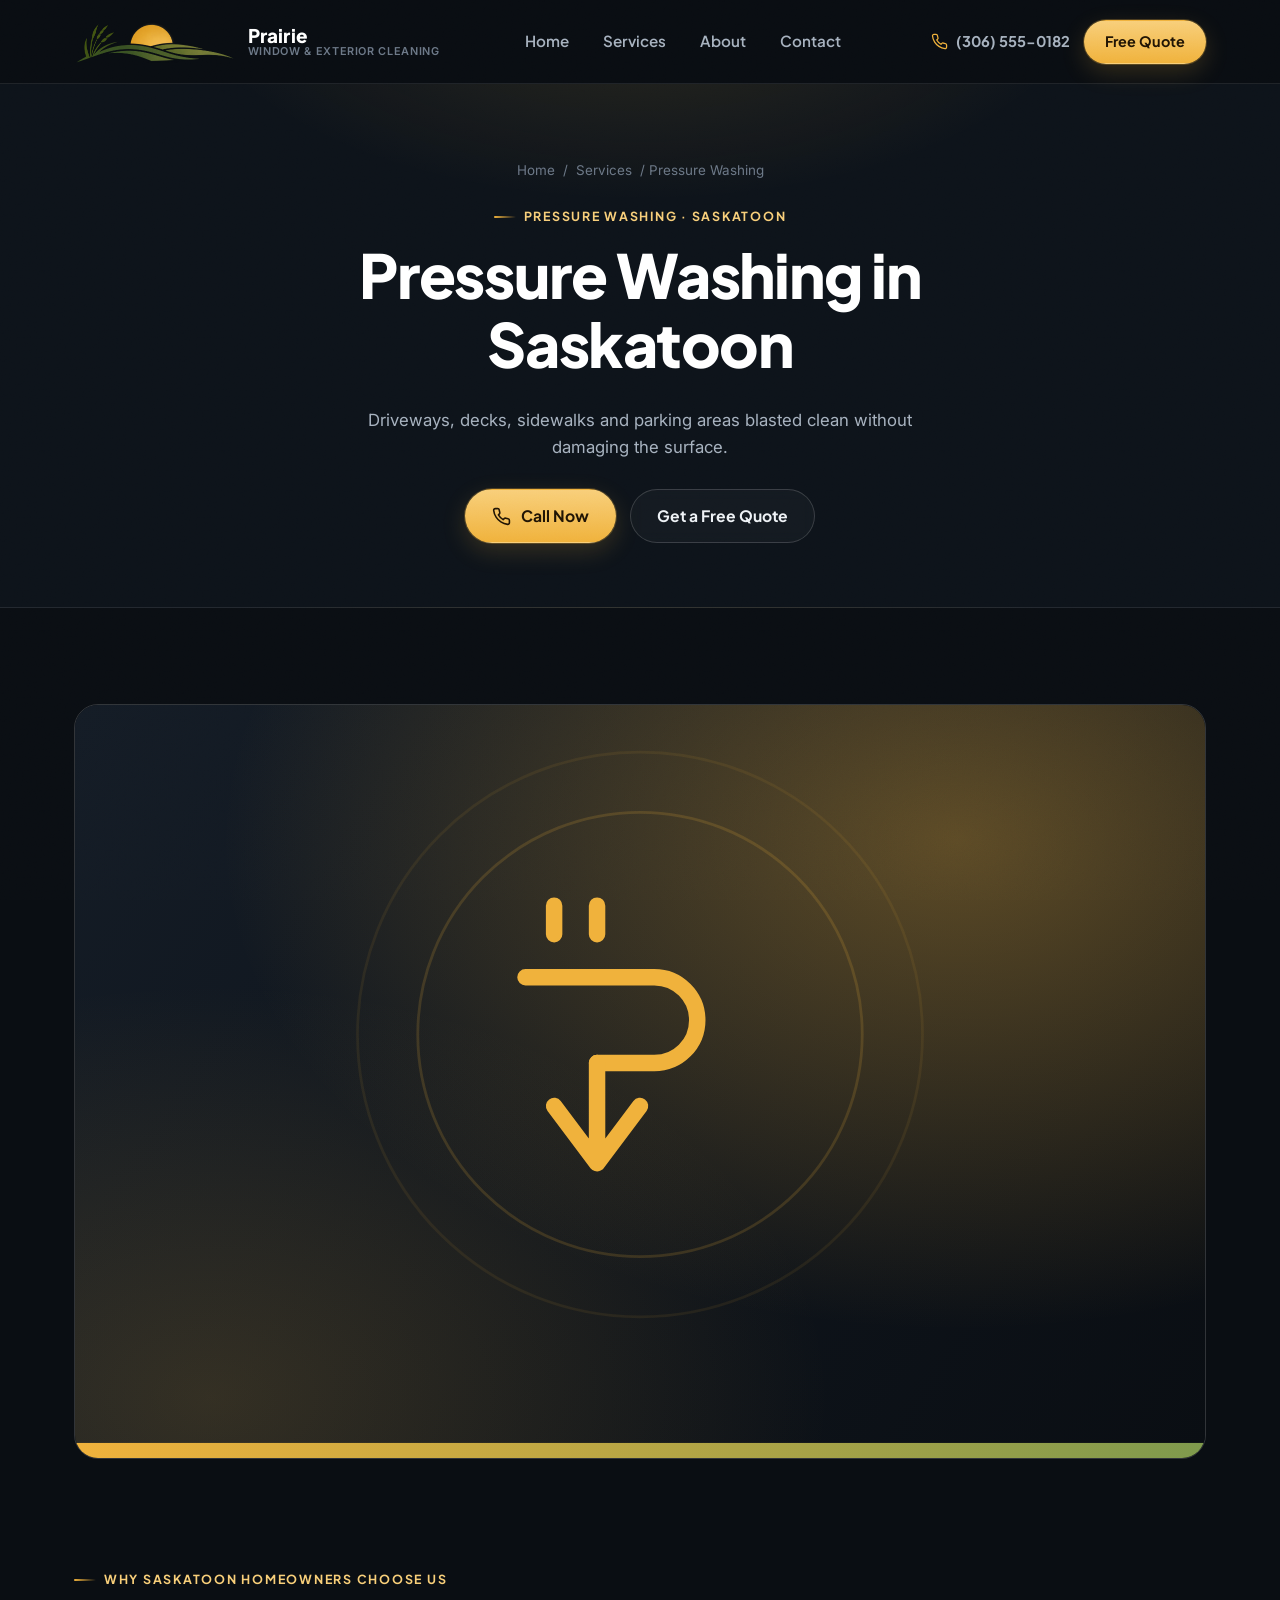
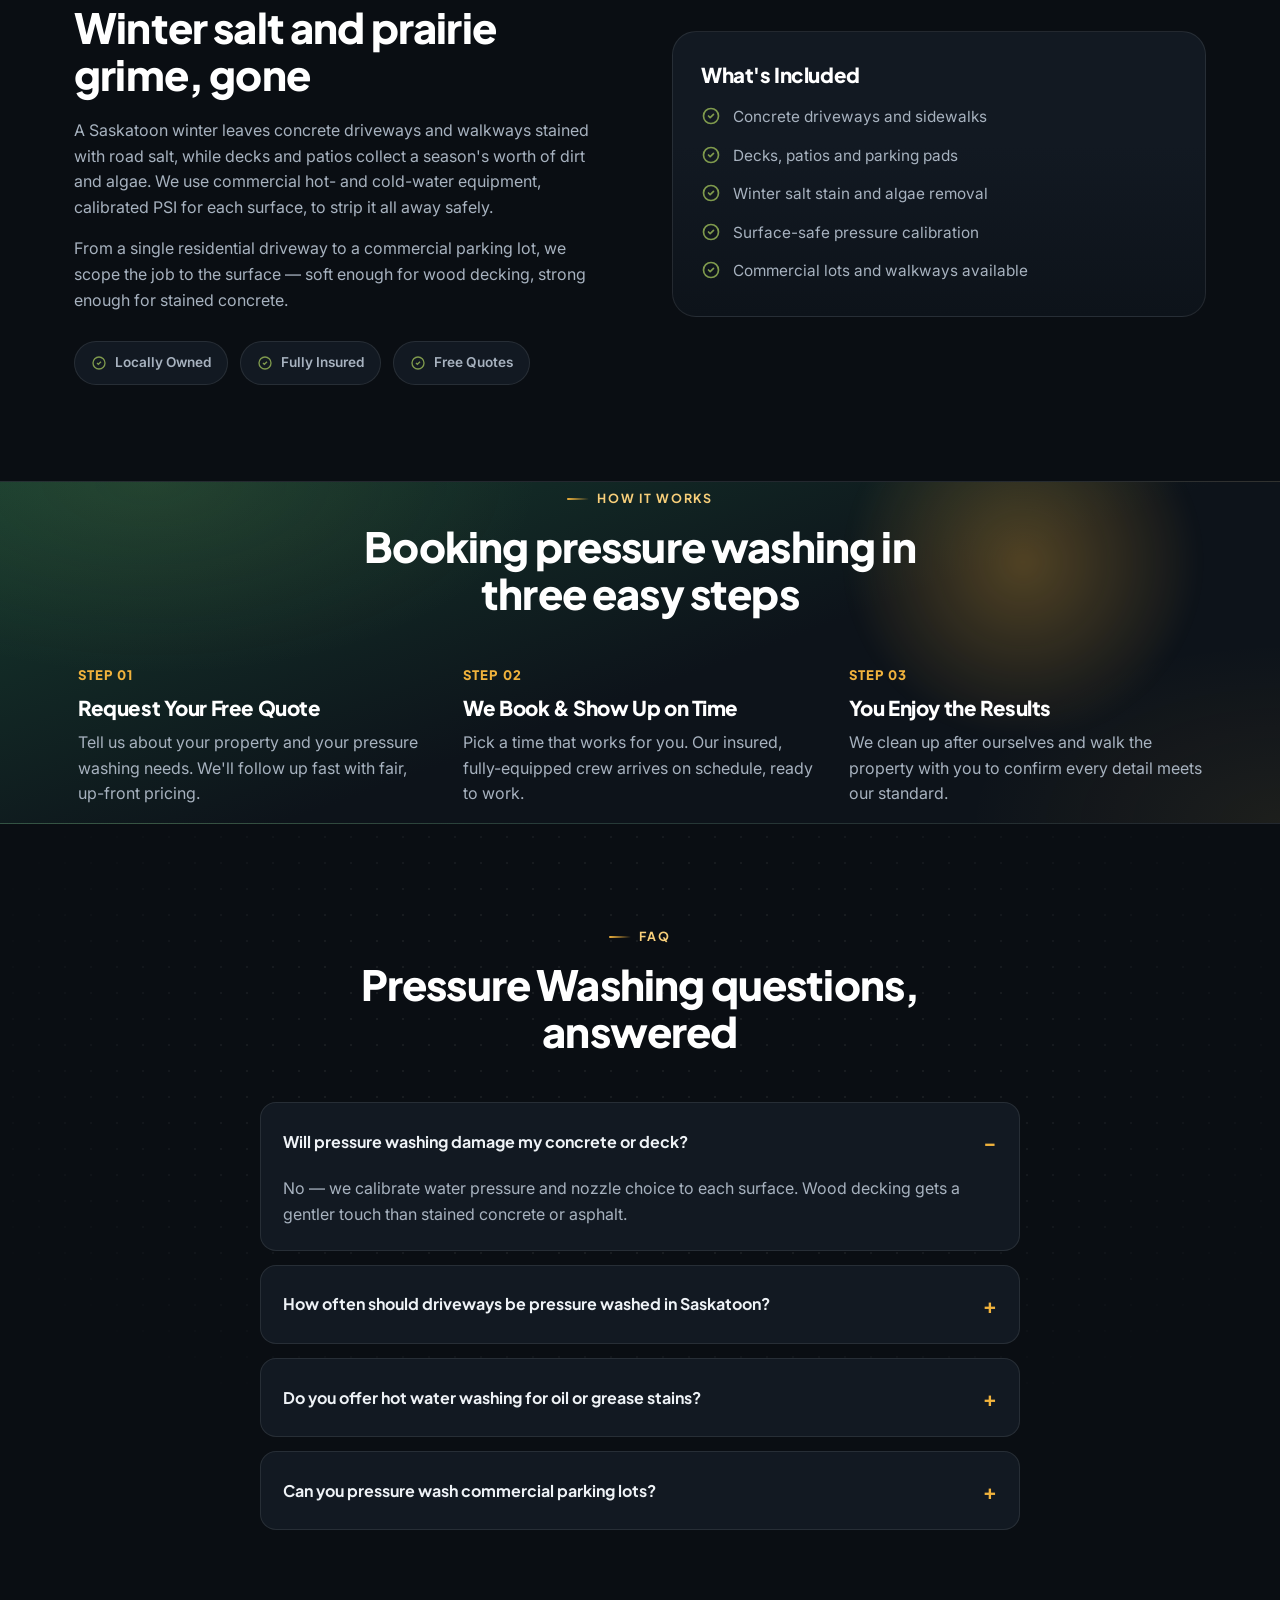
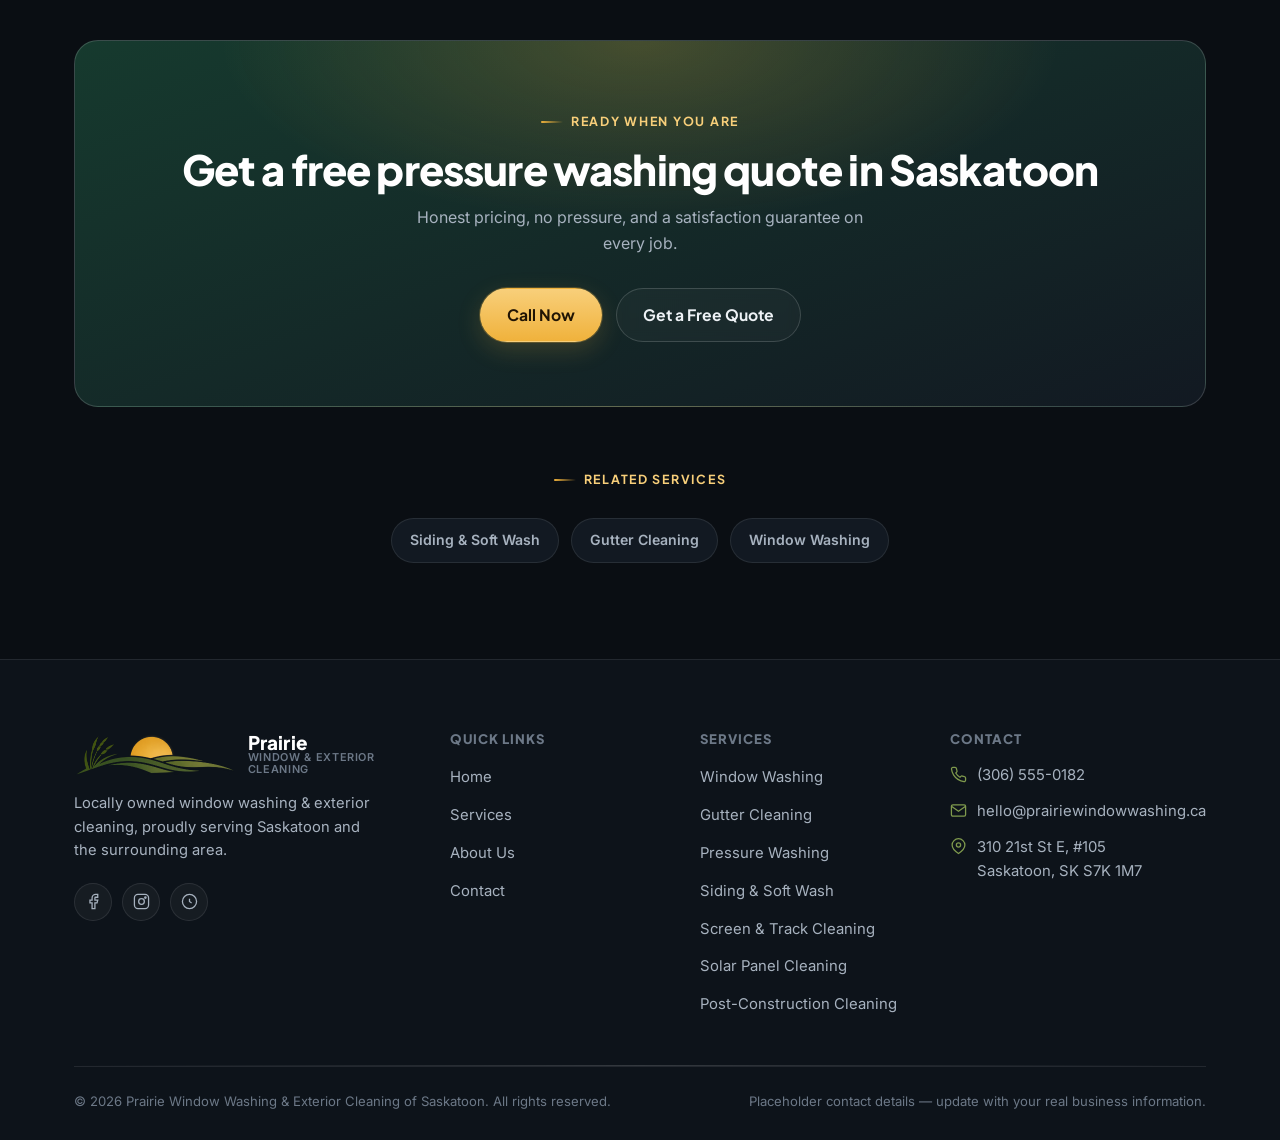
<file: pressure-washing-saskatoon.html>
<!DOCTYPE html>
<html lang="en">
<head>
<meta charset="UTF-8">
<meta name="viewport" content="width=device-width, initial-scale=1.0">
<title>Pressure Washing in Saskatoon, SK | Prairie Window Washing &amp; Exterior Cleaning</title>
<meta name="description" content="Driveway, sidewalk, deck and patio pressure washing in Saskatoon using commercial-grade equipment calibrated to your surface. Free quotes.">
<link rel="canonical" href="https://www.prairiewindowwashing.ca/pressure-washing-saskatoon.html">

<link rel="icon" href="favicon.ico" sizes="any">
<link rel="icon" type="image/png" sizes="32x32" href="assets/favicon-32.png">
<link rel="icon" type="image/png" sizes="16x16" href="assets/favicon-16.png">
<link rel="apple-touch-icon" href="assets/apple-touch-icon.png">
<link rel="manifest" href="site.webmanifest">
<meta name="theme-color" content="#0a0e13">

<meta property="og:type" content="website">
<meta property="og:title" content="Pressure Washing in Saskatoon, SK | Prairie Window Washing &amp; Exterior Cleaning">
<meta property="og:description" content="Driveway, sidewalk, deck and patio pressure washing in Saskatoon using commercial-grade equipment calibrated to your surface. Free quotes.">
<meta property="og:url" content="https://www.prairiewindowwashing.ca/pressure-washing-saskatoon.html">
<meta property="og:image" content="https://www.prairiewindowwashing.ca/assets/covers/pressure-washing.svg">

<link rel="preconnect" href="https://fonts.googleapis.com">
<link rel="preconnect" href="https://fonts.gstatic.com" crossorigin>
<link href="https://fonts.googleapis.com/css2?family=Inter:wght@400;500;600;700&family=Plus+Jakarta+Sans:wght@600;700;800&display=swap" rel="stylesheet">
<link rel="stylesheet" href="css/style.css">

<script type="application/ld+json">
{
  "@context": "https://schema.org",
  "@type": "Service",
  "serviceType": "Pressure Washing",
  "name": "Pressure Washing in Saskatoon",
  "description": "Driveway, sidewalk, deck and patio pressure washing in Saskatoon using commercial-grade equipment calibrated to your surface. Free quotes.",
  "url": "https://www.prairiewindowwashing.ca/pressure-washing-saskatoon.html",
  "areaServed": { "@type": "City", "name": "Saskatoon" },
  "provider": {
    "@type": "LocalBusiness",
    "name": "Prairie Window Washing & Exterior Cleaning of Saskatoon",
    "image": "https://www.prairiewindowwashing.ca/assets/logo-mark.png",
    "telephone": "+13065550182",
    "email": "hello@prairiewindowwashing.ca",
    "priceRange": "$$",
    "address": {
      "@type": "PostalAddress",
      "streetAddress": "310 21st St E, #105",
      "addressLocality": "Saskatoon",
      "addressRegion": "SK",
      "postalCode": "S7K 1M7",
      "addressCountry": "CA"
    },
    "areaServed": "Saskatoon, SK"
  }
}
</script>
<script type="application/ld+json">
{
  "@context": "https://schema.org",
  "@type": "FAQPage",
  "mainEntity": [
    { "@type": "Question", "name": "Will pressure washing damage my concrete or deck?", "acceptedAnswer": { "@type": "Answer", "text": "No — we calibrate water pressure and nozzle choice to each surface. Wood decking gets a gentler touch than stained concrete or asphalt." } },
    { "@type": "Question", "name": "How often should driveways be pressure washed in Saskatoon?", "acceptedAnswer": { "@type": "Answer", "text": "Once a year is typical, ideally in spring after winter salt and sand have had a chance to accumulate." } },
    { "@type": "Question", "name": "Do you offer hot water washing for oil or grease stains?", "acceptedAnswer": { "@type": "Answer", "text": "Yes, our hot-water equipment handles oil, grease and other stubborn stains that cold water alone won't lift." } },
    { "@type": "Question", "name": "Can you pressure wash commercial parking lots?", "acceptedAnswer": { "@type": "Answer", "text": "Absolutely — we take on commercial lots, walkways and loading areas in addition to residential jobs." } }
  ]
}
</script>
</head>
<body>

<div class="grain-overlay" aria-hidden="true"></div>
<header class="site-header">
  <div class="container">
    <a href="index.html" class="brand">
      <img src="assets/logo-mark.png" alt="Prairie Window Washing &amp; Exterior Cleaning logo">
      <span class="brand-word">
        <strong>Prairie</strong>
        <span>Window &amp; Exterior Cleaning</span>
      </span>
    </a>

    <nav class="main-nav" id="main-nav">
      <ul>
        <li><a href="index.html">Home</a></li>
        <li><a href="services.html">Services</a></li>
        <li><a href="about.html">About</a></li>
        <li><a href="contact.html">Contact</a></li>
      </ul>
    </nav>

    <div class="header-actions">
      <a class="header-call" href="tel:+13065550182">
        <svg viewBox="0 0 24 24" fill="none" stroke="currentColor" stroke-width="1.8" stroke-linecap="round" stroke-linejoin="round"><path d="M22 16.92v3a2 2 0 0 1-2.18 2 19.79 19.79 0 0 1-8.63-3.07 19.5 19.5 0 0 1-6-6 19.79 19.79 0 0 1-3.07-8.67A2 2 0 0 1 4.11 2h3a2 2 0 0 1 2 1.72c.127.96.362 1.903.7 2.81a2 2 0 0 1-.45 2.11L8.09 9.91a16 16 0 0 0 6 6l1.27-1.27a2 2 0 0 1 2.11-.45c.907.338 1.85.573 2.81.7A2 2 0 0 1 22 16.92z"/></svg>
        <span>(306) 555-0182</span>
      </a>
      <a href="contact.html" class="btn btn-primary btn-sm">Free Quote</a>
      <button class="nav-toggle" id="nav-toggle" aria-label="Toggle menu" aria-expanded="false">
        <svg viewBox="0 0 24 24" fill="none" stroke="currentColor" stroke-width="1.8" stroke-linecap="round"><path d="M4 7h16M4 12h16M4 17h16"/></svg>
      </button>
    </div>
  </div>
</header>

<main id="main">

  <section class="page-hero">
    <div class="container section-head center">
      <div class="breadcrumb"><a href="index.html">Home</a> / <a href="services.html">Services</a> / Pressure Washing</div>
      <div class="eyebrow" style="justify-content:center;">Pressure Washing &middot; Saskatoon</div>
      <h1>Pressure Washing in Saskatoon</h1>
      <p>Driveways, decks, sidewalks and parking areas blasted clean without damaging the surface.</p>
      <div class="hero-actions" style="margin-top:28px;margin-bottom:0;">
        <a href="tel:+13065550182" class="btn btn-primary">
          <svg viewBox="0 0 24 24" fill="none" stroke="currentColor" stroke-width="2" stroke-linecap="round" stroke-linejoin="round"><path d="M22 16.92v3a2 2 0 0 1-2.18 2 19.79 19.79 0 0 1-8.63-3.07 19.5 19.5 0 0 1-6-6 19.79 19.79 0 0 1-3.07-8.67A2 2 0 0 1 4.11 2h3a2 2 0 0 1 2 1.72c.127.96.362 1.903.7 2.81a2 2 0 0 1-.45 2.11L8.09 9.91a16 16 0 0 0 6 6l1.27-1.27a2 2 0 0 1 2.11-.45c.907.338 1.85.573 2.81.7A2 2 0 0 1 22 16.92z"/></svg>
          Call Now
        </a>
        <a href="contact.html?service=pressure" class="btn btn-outline">Get a Free Quote</a>
      </div>
    </div>
  </section>

  <section class="section">
    <div class="container">
      <div class="service-hero-cover" data-reveal>
        <img src="assets/covers/pressure-washing.svg" alt="Illustration representing professional pressure washing in Saskatoon" width="1200" height="500" loading="eager">
      </div>
    </div>
  </section>

  <section class="section" style="padding-top:0;">
    <div class="container split">
      <div data-reveal>
        <div class="eyebrow">Why Saskatoon Homeowners Choose Us</div>
        <h2>Winter salt and prairie grime, gone</h2>
        <p>A Saskatoon winter leaves concrete driveways and walkways stained with road salt, while decks and patios collect a season's worth of dirt and algae. We use commercial hot- and cold-water equipment, calibrated PSI for each surface, to strip it all away safely.</p><p>From a single residential driveway to a commercial parking lot, we scope the job to the surface — soft enough for wood decking, strong enough for stained concrete.</p>
        <div class="badge-row">
          <div class="badge-pill"><svg viewBox="0 0 24 24" fill="none" stroke="currentColor" stroke-width="2"><path d="M9 12l2 2 4-4"/><circle cx="12" cy="12" r="9"/></svg>Locally Owned</div>
          <div class="badge-pill"><svg viewBox="0 0 24 24" fill="none" stroke="currentColor" stroke-width="2"><path d="M9 12l2 2 4-4"/><circle cx="12" cy="12" r="9"/></svg>Fully Insured</div>
          <div class="badge-pill"><svg viewBox="0 0 24 24" fill="none" stroke="currentColor" stroke-width="2"><path d="M9 12l2 2 4-4"/><circle cx="12" cy="12" r="9"/></svg>Free Quotes</div>
        </div>
      </div>

      <div data-reveal>
        <div class="card">
          <h3 style="margin-bottom:18px;">What's Included</h3>
          <ul class="checklist">
            <li><svg viewBox="0 0 24 24" fill="none" stroke="currentColor" stroke-width="2" stroke-linecap="round" stroke-linejoin="round"><path d="M9 12l2 2 4-4"/><circle cx="12" cy="12" r="9"/></svg><span>Concrete driveways and sidewalks</span></li>
            <li><svg viewBox="0 0 24 24" fill="none" stroke="currentColor" stroke-width="2" stroke-linecap="round" stroke-linejoin="round"><path d="M9 12l2 2 4-4"/><circle cx="12" cy="12" r="9"/></svg><span>Decks, patios and parking pads</span></li>
            <li><svg viewBox="0 0 24 24" fill="none" stroke="currentColor" stroke-width="2" stroke-linecap="round" stroke-linejoin="round"><path d="M9 12l2 2 4-4"/><circle cx="12" cy="12" r="9"/></svg><span>Winter salt stain and algae removal</span></li>
            <li><svg viewBox="0 0 24 24" fill="none" stroke="currentColor" stroke-width="2" stroke-linecap="round" stroke-linejoin="round"><path d="M9 12l2 2 4-4"/><circle cx="12" cy="12" r="9"/></svg><span>Surface-safe pressure calibration</span></li>
            <li><svg viewBox="0 0 24 24" fill="none" stroke="currentColor" stroke-width="2" stroke-linecap="round" stroke-linejoin="round"><path d="M9 12l2 2 4-4"/><circle cx="12" cy="12" r="9"/></svg><span>Commercial lots and walkways available</span></li>
          </ul>
        </div>
      </div>
    </div>
  </section>

  <section class="section-alt tint-green">
    <div class="glow-orb gold" style="width:360px;height:360px;top:-100px;right:6%;"></div>
    <div class="container">
      <div class="section-head center" data-reveal>
        <div class="eyebrow" style="justify-content:center;">How It Works</div>
        <h2>Booking pressure washing in three easy steps</h2>
      </div>

      <div class="steps" data-reveal>
        <div class="step">
          <span class="step-num">STEP 01</span>
          <h3>Request Your Free Quote</h3>
          <p>Tell us about your property and your pressure washing needs. We'll follow up fast with fair, up-front pricing.</p>
        </div>
        <div class="step">
          <span class="step-num">STEP 02</span>
          <h3>We Book &amp; Show Up on Time</h3>
          <p>Pick a time that works for you. Our insured, fully-equipped crew arrives on schedule, ready to work.</p>
        </div>
        <div class="step">
          <span class="step-num">STEP 03</span>
          <h3>You Enjoy the Results</h3>
          <p>We clean up after ourselves and walk the property with you to confirm every detail meets our standard.</p>
        </div>
      </div>
    </div>
  </section>

  <section class="section section-dotted">
    <div class="container">
      <div class="section-head center" data-reveal>
        <div class="eyebrow" style="justify-content:center;">FAQ</div>
        <h2>Pressure Washing questions, answered</h2>
      </div>

      <div style="max-width:760px;margin:0 auto;" data-reveal>
        <details class="faq-item" open>
          <summary>Will pressure washing damage my concrete or deck?</summary>
          <p>No — we calibrate water pressure and nozzle choice to each surface. Wood decking gets a gentler touch than stained concrete or asphalt.</p>
        </details>
        <details class="faq-item">
          <summary>How often should driveways be pressure washed in Saskatoon?</summary>
          <p>Once a year is typical, ideally in spring after winter salt and sand have had a chance to accumulate.</p>
        </details>
        <details class="faq-item">
          <summary>Do you offer hot water washing for oil or grease stains?</summary>
          <p>Yes, our hot-water equipment handles oil, grease and other stubborn stains that cold water alone won't lift.</p>
        </details>
        <details class="faq-item">
          <summary>Can you pressure wash commercial parking lots?</summary>
          <p>Absolutely — we take on commercial lots, walkways and loading areas in addition to residential jobs.</p>
        </details>
      </div>
    </div>
  </section>

  <section class="section" style="padding-top:0;">
    <div class="container">
      <div class="cta-band" data-reveal>
        <div class="eyebrow" style="justify-content:center;">Ready When You Are</div>
        <h2>Get a free pressure washing quote in Saskatoon</h2>
        <p>Honest pricing, no pressure, and a satisfaction guarantee on every job.</p>
        <div class="hero-actions">
          <a href="tel:+13065550182" class="btn btn-primary">Call Now</a>
          <a href="contact.html?service=pressure" class="btn btn-outline">Get a Free Quote</a>
        </div>
      </div>

      <div style="margin-top:56px;text-align:center;" data-reveal>
        <div class="eyebrow" style="justify-content:center;">Related Services</div>
        <div class="related-services" style="justify-content:center;margin-top:14px;">
          <a href="siding-soft-washing-saskatoon.html">Siding &amp; Soft Wash</a>
          <a href="gutter-cleaning-saskatoon.html">Gutter Cleaning</a>
          <a href="window-washing-saskatoon.html">Window Washing</a>
        </div>
      </div>
    </div>
  </section>

</main>

<footer class="site-footer">
  <div class="container">
    <div class="footer-grid">
      <div class="footer-brand">
        <a href="index.html" class="brand">
          <img src="assets/logo-mark.png" alt="Prairie Window Washing &amp; Exterior Cleaning logo">
          <span class="brand-word">
            <strong>Prairie</strong>
            <span>Window &amp; Exterior Cleaning</span>
          </span>
        </a>
        <p>Locally owned window washing &amp; exterior cleaning, proudly serving Saskatoon and the surrounding area.</p>
        <div class="footer-social">
          <a href="#" aria-label="Facebook"><svg viewBox="0 0 24 24" fill="none" stroke="currentColor" stroke-width="1.8"><path d="M18 2h-3a5 5 0 0 0-5 5v3H7v4h3v8h4v-8h3l1-4h-4V7a1 1 0 0 1 1-1h3z"/></svg></a>
          <a href="#" aria-label="Instagram"><svg viewBox="0 0 24 24" fill="none" stroke="currentColor" stroke-width="1.8"><rect x="2" y="2" width="20" height="20" rx="5"/><circle cx="12" cy="12" r="4"/><circle cx="17.5" cy="6.5" r="1"/></svg></a>
          <a href="#" aria-label="Google"><svg viewBox="0 0 24 24" fill="none" stroke="currentColor" stroke-width="1.8"><circle cx="12" cy="12" r="10"/><path d="M12 8v4l3 2"/></svg></a>
        </div>
      </div>

      <div class="footer-col">
        <h4>Quick Links</h4>
        <ul>
          <li><a href="index.html">Home</a></li>
          <li><a href="services.html">Services</a></li>
          <li><a href="about.html">About Us</a></li>
          <li><a href="contact.html">Contact</a></li>
        </ul>
      </div>

      <div class="footer-col">
        <h4>Services</h4>
        <ul>
          <li><a href="window-washing-saskatoon.html">Window Washing</a></li>
          <li><a href="gutter-cleaning-saskatoon.html">Gutter Cleaning</a></li>
          <li><a href="pressure-washing-saskatoon.html">Pressure Washing</a></li>
          <li><a href="siding-soft-washing-saskatoon.html">Siding &amp; Soft Wash</a></li>
          <li><a href="screen-track-cleaning-saskatoon.html">Screen &amp; Track Cleaning</a></li>
          <li><a href="solar-panel-cleaning-saskatoon.html">Solar Panel Cleaning</a></li>
          <li><a href="post-construction-window-cleaning-saskatoon.html">Post-Construction Cleaning</a></li>
        </ul>
      </div>

      <div class="footer-col">
        <h4>Contact</h4>
        <ul>
          <li class="info">
            <svg viewBox="0 0 24 24" fill="none" stroke="currentColor" stroke-width="1.8"><path d="M22 16.92v3a2 2 0 0 1-2.18 2 19.79 19.79 0 0 1-8.63-3.07 19.5 19.5 0 0 1-6-6 19.79 19.79 0 0 1-3.07-8.67A2 2 0 0 1 4.11 2h3a2 2 0 0 1 2 1.72c.127.96.362 1.903.7 2.81a2 2 0 0 1-.45 2.11L8.09 9.91a16 16 0 0 0 6 6l1.27-1.27a2 2 0 0 1 2.11-.45c.907.338 1.85.573 2.81.7A2 2 0 0 1 22 16.92z"/></svg>
            <a href="tel:+13065550182">(306) 555-0182</a>
          </li>
          <li class="info">
            <svg viewBox="0 0 24 24" fill="none" stroke="currentColor" stroke-width="1.8"><path d="M22 6l-10 7L2 6"/><rect x="2" y="4" width="20" height="16" rx="2"/></svg>
            <a href="mailto:hello@prairiewindowwashing.ca">hello@prairiewindowwashing.ca</a>
          </li>
          <li class="info">
            <svg viewBox="0 0 24 24" fill="none" stroke="currentColor" stroke-width="1.8"><path d="M21 10c0 6-9 12-9 12s-9-6-9-12a9 9 0 0 1 18 0z"/><circle cx="12" cy="10" r="3"/></svg>
            <span>310 21st St E, #105<br>Saskatoon, SK S7K 1M7</span>
          </li>
        </ul>
      </div>
    </div>

    <div class="divider-line"></div>

    <div class="footer-bottom">
      <span>&copy; <span id="year">2026</span> Prairie Window Washing &amp; Exterior Cleaning of Saskatoon. All rights reserved.</span>
      <span>Placeholder contact details — update with your real business information.</span>
    </div>
  </div>
</footer>

<button class="back-to-top" aria-label="Back to top">
  <svg viewBox="0 0 24 24" fill="none" stroke="currentColor" stroke-width="2" stroke-linecap="round" stroke-linejoin="round"><path d="M18 15l-6-6-6 6"/></svg>
</button>

<script src="js/script.js"></script>
</body>
</html>
</file>
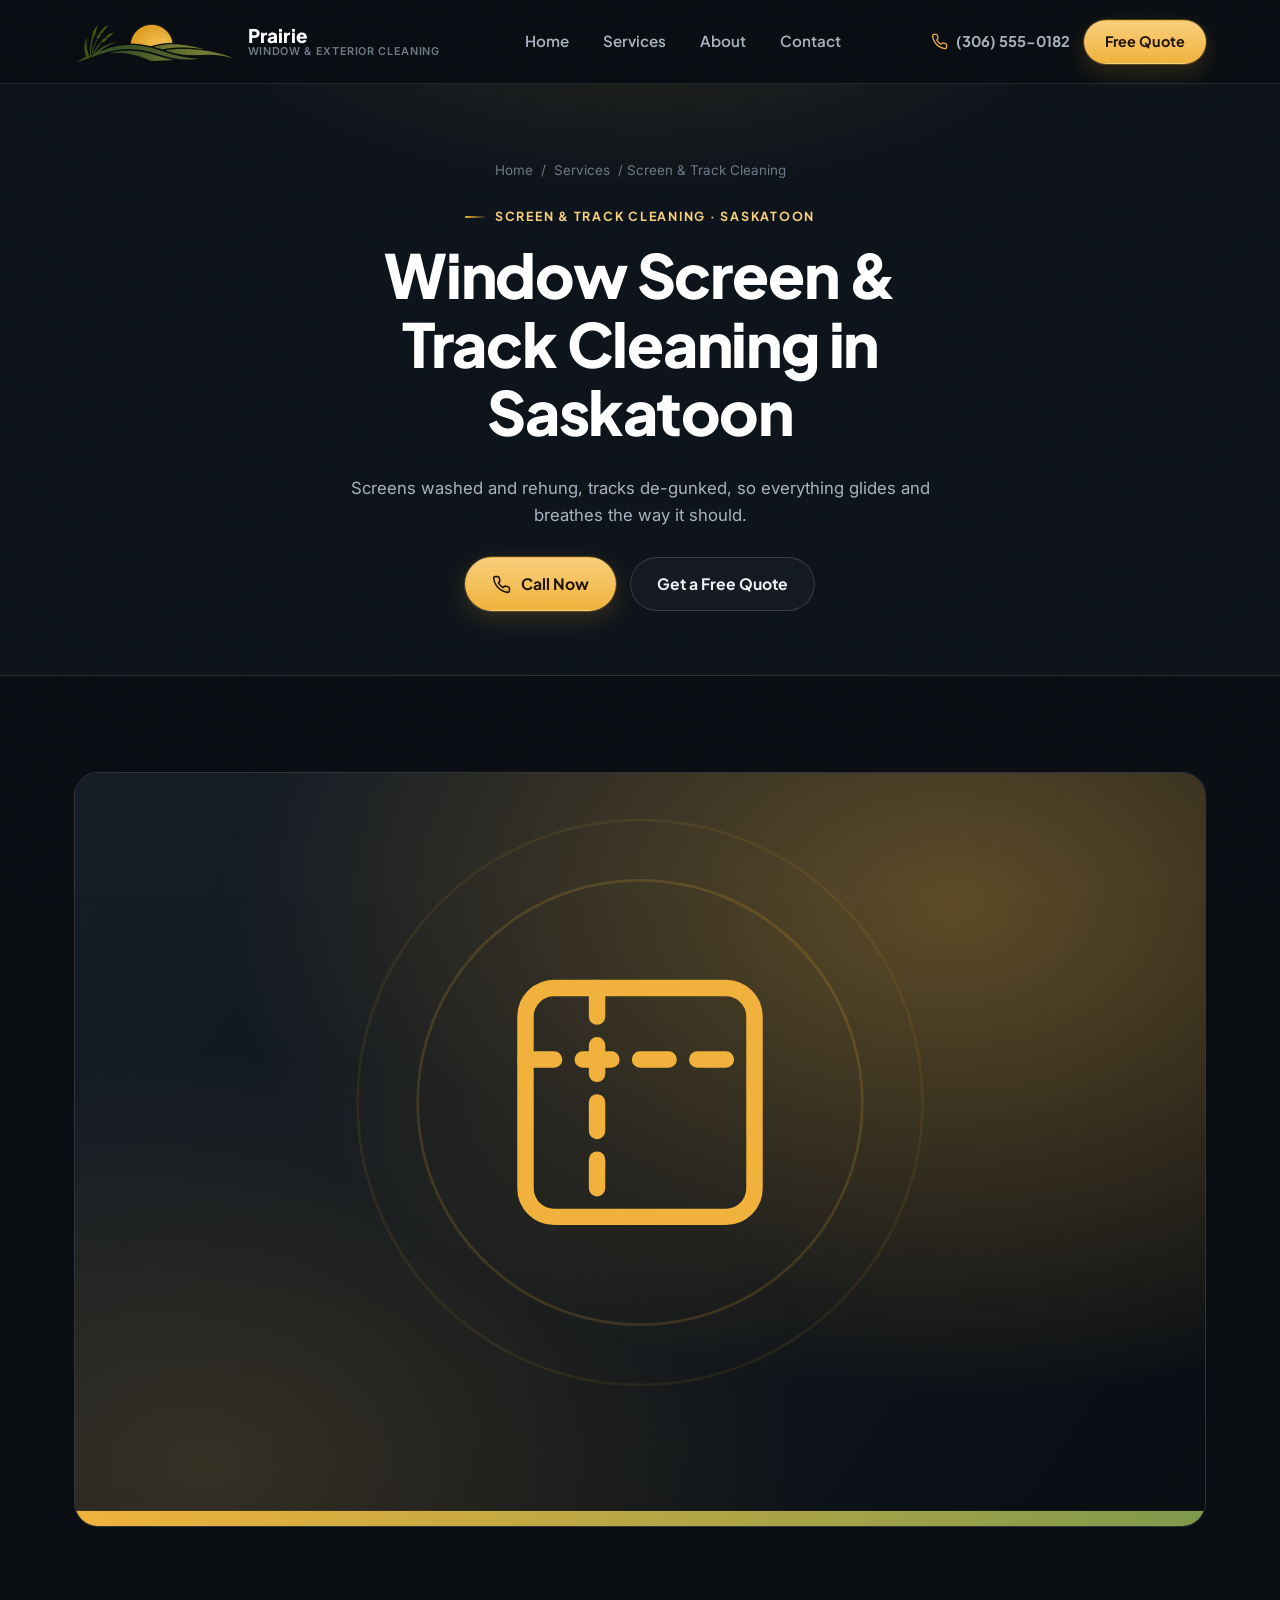
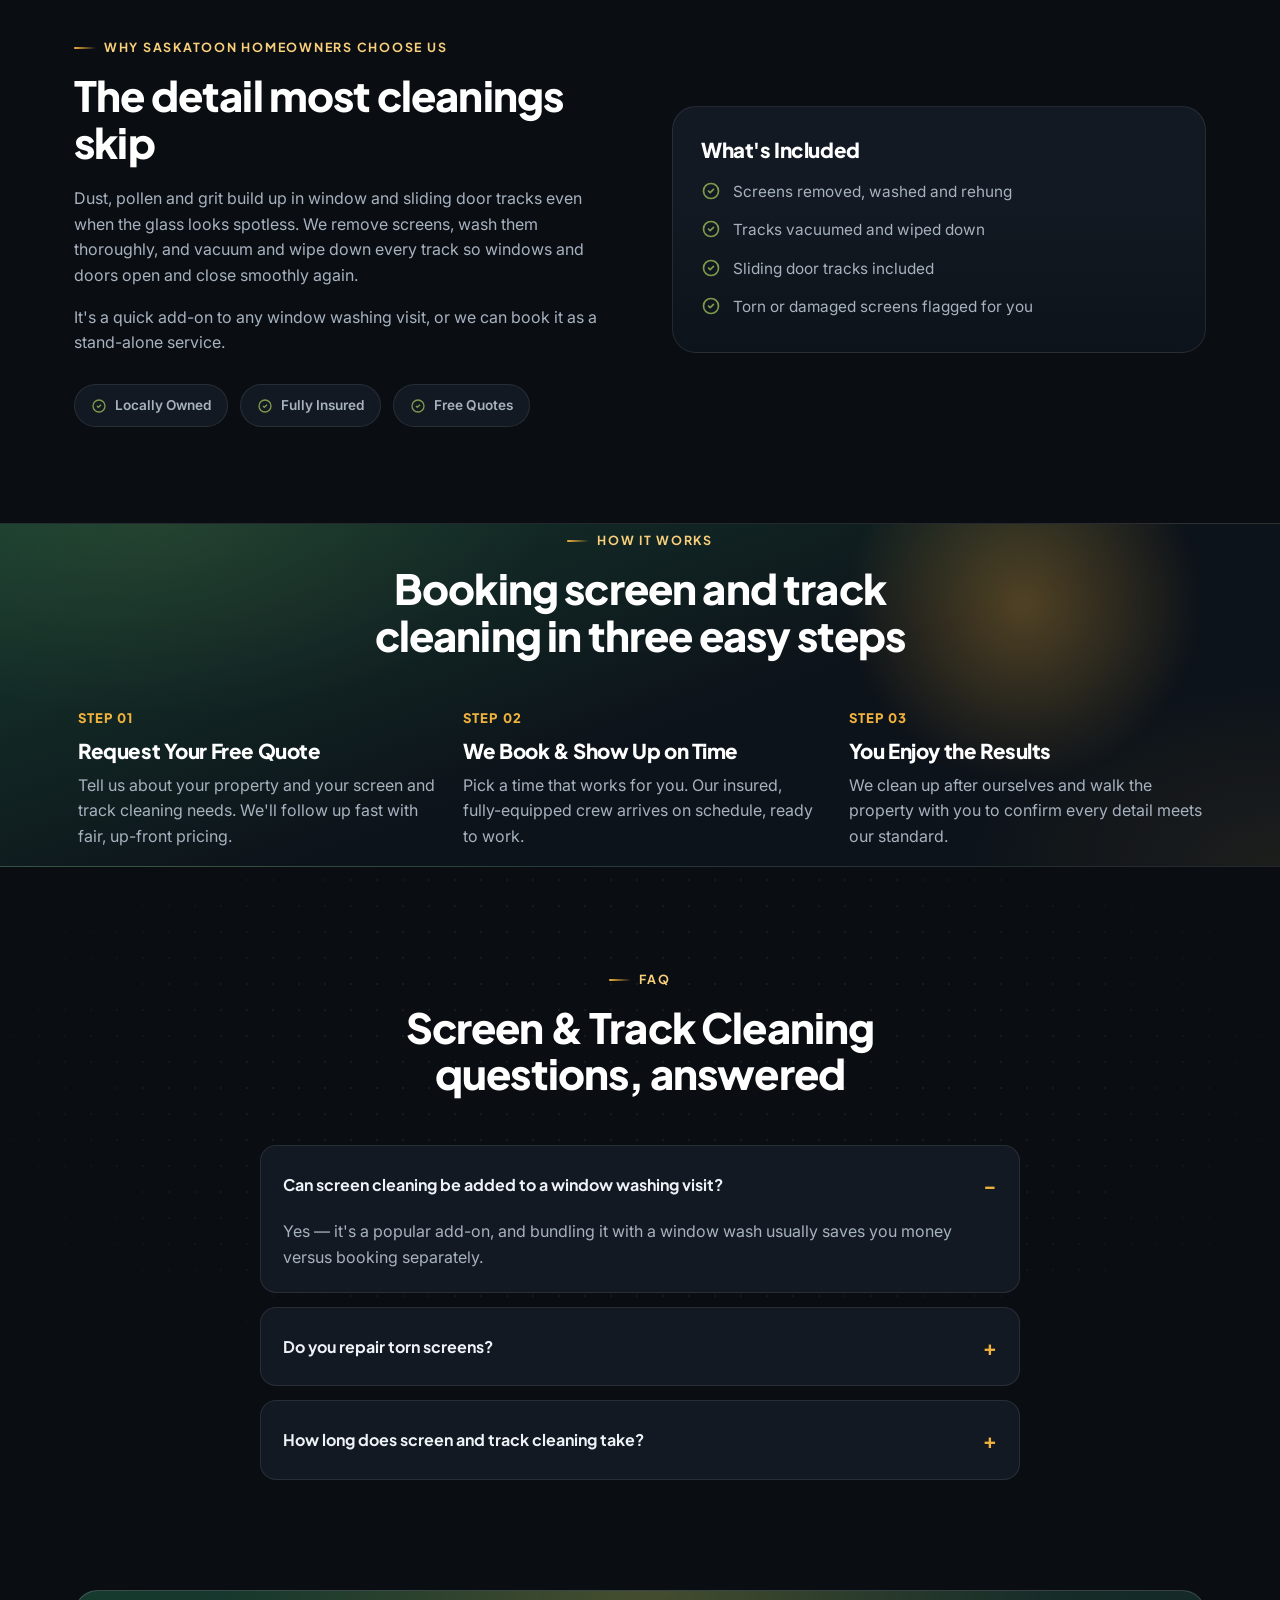
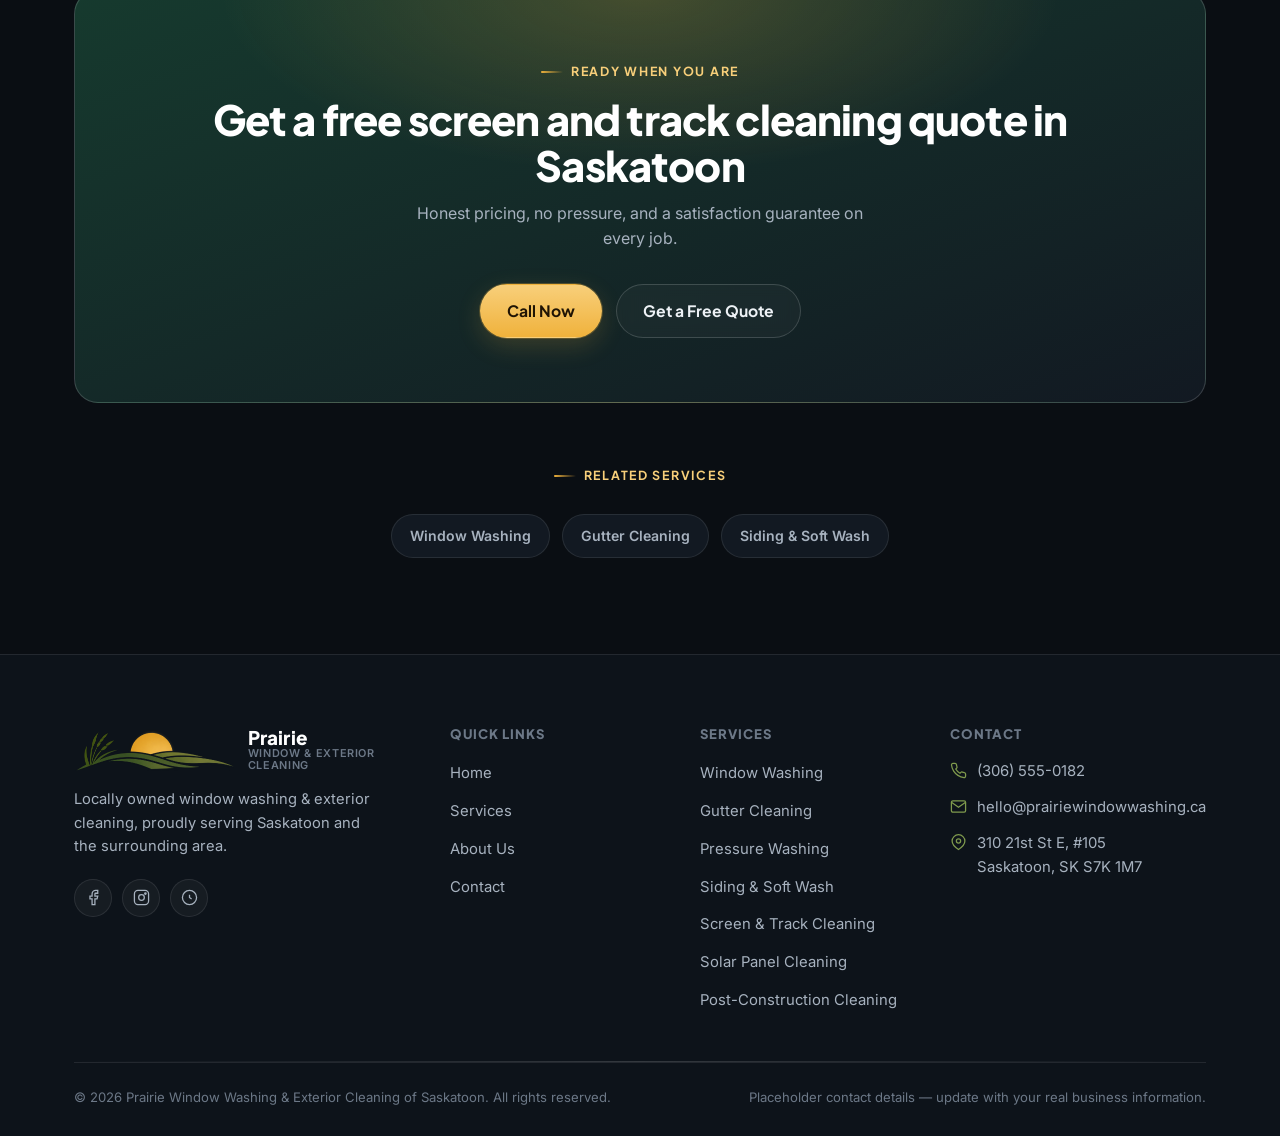
<file: screen-track-cleaning-saskatoon.html>
<!DOCTYPE html>
<html lang="en">
<head>
<meta charset="UTF-8">
<meta name="viewport" content="width=device-width, initial-scale=1.0">
<title>Screen &amp; Track Cleaning in Saskatoon, SK | Prairie Window Washing &amp; Exterior Cleaning</title>
<meta name="description" content="Window screen and track cleaning in Saskatoon — screens washed and rehung, tracks de-gunked so windows and doors glide smoothly.">
<link rel="canonical" href="https://www.prairiewindowwashing.ca/screen-track-cleaning-saskatoon.html">

<link rel="icon" href="favicon.ico" sizes="any">
<link rel="icon" type="image/png" sizes="32x32" href="assets/favicon-32.png">
<link rel="icon" type="image/png" sizes="16x16" href="assets/favicon-16.png">
<link rel="apple-touch-icon" href="assets/apple-touch-icon.png">
<link rel="manifest" href="site.webmanifest">
<meta name="theme-color" content="#0a0e13">

<meta property="og:type" content="website">
<meta property="og:title" content="Screen &amp; Track Cleaning in Saskatoon, SK | Prairie Window Washing &amp; Exterior Cleaning">
<meta property="og:description" content="Window screen and track cleaning in Saskatoon — screens washed and rehung, tracks de-gunked so windows and doors glide smoothly.">
<meta property="og:url" content="https://www.prairiewindowwashing.ca/screen-track-cleaning-saskatoon.html">
<meta property="og:image" content="https://www.prairiewindowwashing.ca/assets/covers/screen-track-cleaning.svg">

<link rel="preconnect" href="https://fonts.googleapis.com">
<link rel="preconnect" href="https://fonts.gstatic.com" crossorigin>
<link href="https://fonts.googleapis.com/css2?family=Inter:wght@400;500;600;700&family=Plus+Jakarta+Sans:wght@600;700;800&display=swap" rel="stylesheet">
<link rel="stylesheet" href="css/style.css">

<script type="application/ld+json">
{
  "@context": "https://schema.org",
  "@type": "Service",
  "serviceType": "Window Screen and Track Cleaning",
  "name": "Window Screen & Track Cleaning in Saskatoon",
  "description": "Window screen and track cleaning in Saskatoon — screens washed and rehung, tracks de-gunked so windows and doors glide smoothly.",
  "url": "https://www.prairiewindowwashing.ca/screen-track-cleaning-saskatoon.html",
  "areaServed": { "@type": "City", "name": "Saskatoon" },
  "provider": {
    "@type": "LocalBusiness",
    "name": "Prairie Window Washing & Exterior Cleaning of Saskatoon",
    "image": "https://www.prairiewindowwashing.ca/assets/logo-mark.png",
    "telephone": "+13065550182",
    "email": "hello@prairiewindowwashing.ca",
    "priceRange": "$$",
    "address": {
      "@type": "PostalAddress",
      "streetAddress": "310 21st St E, #105",
      "addressLocality": "Saskatoon",
      "addressRegion": "SK",
      "postalCode": "S7K 1M7",
      "addressCountry": "CA"
    },
    "areaServed": "Saskatoon, SK"
  }
}
</script>
<script type="application/ld+json">
{
  "@context": "https://schema.org",
  "@type": "FAQPage",
  "mainEntity": [
    { "@type": "Question", "name": "Can screen cleaning be added to a window washing visit?", "acceptedAnswer": { "@type": "Answer", "text": "Yes — it's a popular add-on, and bundling it with a window wash usually saves you money versus booking separately." } },
    { "@type": "Question", "name": "Do you repair torn screens?", "acceptedAnswer": { "@type": "Answer", "text": "We'll flag any torn or damaged screens we find during the clean; minor re-screening can often be arranged." } },
    { "@type": "Question", "name": "How long does screen and track cleaning take?", "acceptedAnswer": { "@type": "Answer", "text": "It depends on the number of windows, but most homes are done within an hour or two as part of a full visit." } }
  ]
}
</script>
</head>
<body>

<div class="grain-overlay" aria-hidden="true"></div>
<header class="site-header">
  <div class="container">
    <a href="index.html" class="brand">
      <img src="assets/logo-mark.png" alt="Prairie Window Washing &amp; Exterior Cleaning logo">
      <span class="brand-word">
        <strong>Prairie</strong>
        <span>Window &amp; Exterior Cleaning</span>
      </span>
    </a>

    <nav class="main-nav" id="main-nav">
      <ul>
        <li><a href="index.html">Home</a></li>
        <li><a href="services.html">Services</a></li>
        <li><a href="about.html">About</a></li>
        <li><a href="contact.html">Contact</a></li>
      </ul>
    </nav>

    <div class="header-actions">
      <a class="header-call" href="tel:+13065550182">
        <svg viewBox="0 0 24 24" fill="none" stroke="currentColor" stroke-width="1.8" stroke-linecap="round" stroke-linejoin="round"><path d="M22 16.92v3a2 2 0 0 1-2.18 2 19.79 19.79 0 0 1-8.63-3.07 19.5 19.5 0 0 1-6-6 19.79 19.79 0 0 1-3.07-8.67A2 2 0 0 1 4.11 2h3a2 2 0 0 1 2 1.72c.127.96.362 1.903.7 2.81a2 2 0 0 1-.45 2.11L8.09 9.91a16 16 0 0 0 6 6l1.27-1.27a2 2 0 0 1 2.11-.45c.907.338 1.85.573 2.81.7A2 2 0 0 1 22 16.92z"/></svg>
        <span>(306) 555-0182</span>
      </a>
      <a href="contact.html" class="btn btn-primary btn-sm">Free Quote</a>
      <button class="nav-toggle" id="nav-toggle" aria-label="Toggle menu" aria-expanded="false">
        <svg viewBox="0 0 24 24" fill="none" stroke="currentColor" stroke-width="1.8" stroke-linecap="round"><path d="M4 7h16M4 12h16M4 17h16"/></svg>
      </button>
    </div>
  </div>
</header>

<main id="main">

  <section class="page-hero">
    <div class="container section-head center">
      <div class="breadcrumb"><a href="index.html">Home</a> / <a href="services.html">Services</a> / Screen &amp; Track Cleaning</div>
      <div class="eyebrow" style="justify-content:center;">Screen &amp; Track Cleaning &middot; Saskatoon</div>
      <h1>Window Screen &amp; Track Cleaning in Saskatoon</h1>
      <p>Screens washed and rehung, tracks de-gunked, so everything glides and breathes the way it should.</p>
      <div class="hero-actions" style="margin-top:28px;margin-bottom:0;">
        <a href="tel:+13065550182" class="btn btn-primary">
          <svg viewBox="0 0 24 24" fill="none" stroke="currentColor" stroke-width="2" stroke-linecap="round" stroke-linejoin="round"><path d="M22 16.92v3a2 2 0 0 1-2.18 2 19.79 19.79 0 0 1-8.63-3.07 19.5 19.5 0 0 1-6-6 19.79 19.79 0 0 1-3.07-8.67A2 2 0 0 1 4.11 2h3a2 2 0 0 1 2 1.72c.127.96.362 1.903.7 2.81a2 2 0 0 1-.45 2.11L8.09 9.91a16 16 0 0 0 6 6l1.27-1.27a2 2 0 0 1 2.11-.45c.907.338 1.85.573 2.81.7A2 2 0 0 1 22 16.92z"/></svg>
          Call Now
        </a>
        <a href="contact.html?service=screens" class="btn btn-outline">Get a Free Quote</a>
      </div>
    </div>
  </section>

  <section class="section">
    <div class="container">
      <div class="service-hero-cover" data-reveal>
        <img src="assets/covers/screen-track-cleaning.svg" alt="Illustration representing window screen and track cleaning in Saskatoon" width="1200" height="500" loading="eager">
      </div>
    </div>
  </section>

  <section class="section" style="padding-top:0;">
    <div class="container split">
      <div data-reveal>
        <div class="eyebrow">Why Saskatoon Homeowners Choose Us</div>
        <h2>The detail most cleanings skip</h2>
        <p>Dust, pollen and grit build up in window and sliding door tracks even when the glass looks spotless. We remove screens, wash them thoroughly, and vacuum and wipe down every track so windows and doors open and close smoothly again.</p><p>It's a quick add-on to any window washing visit, or we can book it as a stand-alone service.</p>
        <div class="badge-row">
          <div class="badge-pill"><svg viewBox="0 0 24 24" fill="none" stroke="currentColor" stroke-width="2"><path d="M9 12l2 2 4-4"/><circle cx="12" cy="12" r="9"/></svg>Locally Owned</div>
          <div class="badge-pill"><svg viewBox="0 0 24 24" fill="none" stroke="currentColor" stroke-width="2"><path d="M9 12l2 2 4-4"/><circle cx="12" cy="12" r="9"/></svg>Fully Insured</div>
          <div class="badge-pill"><svg viewBox="0 0 24 24" fill="none" stroke="currentColor" stroke-width="2"><path d="M9 12l2 2 4-4"/><circle cx="12" cy="12" r="9"/></svg>Free Quotes</div>
        </div>
      </div>

      <div data-reveal>
        <div class="card">
          <h3 style="margin-bottom:18px;">What's Included</h3>
          <ul class="checklist">
            <li><svg viewBox="0 0 24 24" fill="none" stroke="currentColor" stroke-width="2" stroke-linecap="round" stroke-linejoin="round"><path d="M9 12l2 2 4-4"/><circle cx="12" cy="12" r="9"/></svg><span>Screens removed, washed and rehung</span></li>
            <li><svg viewBox="0 0 24 24" fill="none" stroke="currentColor" stroke-width="2" stroke-linecap="round" stroke-linejoin="round"><path d="M9 12l2 2 4-4"/><circle cx="12" cy="12" r="9"/></svg><span>Tracks vacuumed and wiped down</span></li>
            <li><svg viewBox="0 0 24 24" fill="none" stroke="currentColor" stroke-width="2" stroke-linecap="round" stroke-linejoin="round"><path d="M9 12l2 2 4-4"/><circle cx="12" cy="12" r="9"/></svg><span>Sliding door tracks included</span></li>
            <li><svg viewBox="0 0 24 24" fill="none" stroke="currentColor" stroke-width="2" stroke-linecap="round" stroke-linejoin="round"><path d="M9 12l2 2 4-4"/><circle cx="12" cy="12" r="9"/></svg><span>Torn or damaged screens flagged for you</span></li>
          </ul>
        </div>
      </div>
    </div>
  </section>

  <section class="section-alt tint-green">
    <div class="glow-orb gold" style="width:360px;height:360px;top:-100px;right:6%;"></div>
    <div class="container">
      <div class="section-head center" data-reveal>
        <div class="eyebrow" style="justify-content:center;">How It Works</div>
        <h2>Booking screen and track cleaning in three easy steps</h2>
      </div>

      <div class="steps" data-reveal>
        <div class="step">
          <span class="step-num">STEP 01</span>
          <h3>Request Your Free Quote</h3>
          <p>Tell us about your property and your screen and track cleaning needs. We'll follow up fast with fair, up-front pricing.</p>
        </div>
        <div class="step">
          <span class="step-num">STEP 02</span>
          <h3>We Book &amp; Show Up on Time</h3>
          <p>Pick a time that works for you. Our insured, fully-equipped crew arrives on schedule, ready to work.</p>
        </div>
        <div class="step">
          <span class="step-num">STEP 03</span>
          <h3>You Enjoy the Results</h3>
          <p>We clean up after ourselves and walk the property with you to confirm every detail meets our standard.</p>
        </div>
      </div>
    </div>
  </section>

  <section class="section section-dotted">
    <div class="container">
      <div class="section-head center" data-reveal>
        <div class="eyebrow" style="justify-content:center;">FAQ</div>
        <h2>Screen &amp; Track Cleaning questions, answered</h2>
      </div>

      <div style="max-width:760px;margin:0 auto;" data-reveal>
        <details class="faq-item" open>
          <summary>Can screen cleaning be added to a window washing visit?</summary>
          <p>Yes — it's a popular add-on, and bundling it with a window wash usually saves you money versus booking separately.</p>
        </details>
        <details class="faq-item">
          <summary>Do you repair torn screens?</summary>
          <p>We'll flag any torn or damaged screens we find during the clean; minor re-screening can often be arranged.</p>
        </details>
        <details class="faq-item">
          <summary>How long does screen and track cleaning take?</summary>
          <p>It depends on the number of windows, but most homes are done within an hour or two as part of a full visit.</p>
        </details>
      </div>
    </div>
  </section>

  <section class="section" style="padding-top:0;">
    <div class="container">
      <div class="cta-band" data-reveal>
        <div class="eyebrow" style="justify-content:center;">Ready When You Are</div>
        <h2>Get a free screen and track cleaning quote in Saskatoon</h2>
        <p>Honest pricing, no pressure, and a satisfaction guarantee on every job.</p>
        <div class="hero-actions">
          <a href="tel:+13065550182" class="btn btn-primary">Call Now</a>
          <a href="contact.html?service=screens" class="btn btn-outline">Get a Free Quote</a>
        </div>
      </div>

      <div style="margin-top:56px;text-align:center;" data-reveal>
        <div class="eyebrow" style="justify-content:center;">Related Services</div>
        <div class="related-services" style="justify-content:center;margin-top:14px;">
          <a href="window-washing-saskatoon.html">Window Washing</a>
          <a href="gutter-cleaning-saskatoon.html">Gutter Cleaning</a>
          <a href="siding-soft-washing-saskatoon.html">Siding &amp; Soft Wash</a>
        </div>
      </div>
    </div>
  </section>

</main>

<footer class="site-footer">
  <div class="container">
    <div class="footer-grid">
      <div class="footer-brand">
        <a href="index.html" class="brand">
          <img src="assets/logo-mark.png" alt="Prairie Window Washing &amp; Exterior Cleaning logo">
          <span class="brand-word">
            <strong>Prairie</strong>
            <span>Window &amp; Exterior Cleaning</span>
          </span>
        </a>
        <p>Locally owned window washing &amp; exterior cleaning, proudly serving Saskatoon and the surrounding area.</p>
        <div class="footer-social">
          <a href="#" aria-label="Facebook"><svg viewBox="0 0 24 24" fill="none" stroke="currentColor" stroke-width="1.8"><path d="M18 2h-3a5 5 0 0 0-5 5v3H7v4h3v8h4v-8h3l1-4h-4V7a1 1 0 0 1 1-1h3z"/></svg></a>
          <a href="#" aria-label="Instagram"><svg viewBox="0 0 24 24" fill="none" stroke="currentColor" stroke-width="1.8"><rect x="2" y="2" width="20" height="20" rx="5"/><circle cx="12" cy="12" r="4"/><circle cx="17.5" cy="6.5" r="1"/></svg></a>
          <a href="#" aria-label="Google"><svg viewBox="0 0 24 24" fill="none" stroke="currentColor" stroke-width="1.8"><circle cx="12" cy="12" r="10"/><path d="M12 8v4l3 2"/></svg></a>
        </div>
      </div>

      <div class="footer-col">
        <h4>Quick Links</h4>
        <ul>
          <li><a href="index.html">Home</a></li>
          <li><a href="services.html">Services</a></li>
          <li><a href="about.html">About Us</a></li>
          <li><a href="contact.html">Contact</a></li>
        </ul>
      </div>

      <div class="footer-col">
        <h4>Services</h4>
        <ul>
          <li><a href="window-washing-saskatoon.html">Window Washing</a></li>
          <li><a href="gutter-cleaning-saskatoon.html">Gutter Cleaning</a></li>
          <li><a href="pressure-washing-saskatoon.html">Pressure Washing</a></li>
          <li><a href="siding-soft-washing-saskatoon.html">Siding &amp; Soft Wash</a></li>
          <li><a href="screen-track-cleaning-saskatoon.html">Screen &amp; Track Cleaning</a></li>
          <li><a href="solar-panel-cleaning-saskatoon.html">Solar Panel Cleaning</a></li>
          <li><a href="post-construction-window-cleaning-saskatoon.html">Post-Construction Cleaning</a></li>
        </ul>
      </div>

      <div class="footer-col">
        <h4>Contact</h4>
        <ul>
          <li class="info">
            <svg viewBox="0 0 24 24" fill="none" stroke="currentColor" stroke-width="1.8"><path d="M22 16.92v3a2 2 0 0 1-2.18 2 19.79 19.79 0 0 1-8.63-3.07 19.5 19.5 0 0 1-6-6 19.79 19.79 0 0 1-3.07-8.67A2 2 0 0 1 4.11 2h3a2 2 0 0 1 2 1.72c.127.96.362 1.903.7 2.81a2 2 0 0 1-.45 2.11L8.09 9.91a16 16 0 0 0 6 6l1.27-1.27a2 2 0 0 1 2.11-.45c.907.338 1.85.573 2.81.7A2 2 0 0 1 22 16.92z"/></svg>
            <a href="tel:+13065550182">(306) 555-0182</a>
          </li>
          <li class="info">
            <svg viewBox="0 0 24 24" fill="none" stroke="currentColor" stroke-width="1.8"><path d="M22 6l-10 7L2 6"/><rect x="2" y="4" width="20" height="16" rx="2"/></svg>
            <a href="mailto:hello@prairiewindowwashing.ca">hello@prairiewindowwashing.ca</a>
          </li>
          <li class="info">
            <svg viewBox="0 0 24 24" fill="none" stroke="currentColor" stroke-width="1.8"><path d="M21 10c0 6-9 12-9 12s-9-6-9-12a9 9 0 0 1 18 0z"/><circle cx="12" cy="10" r="3"/></svg>
            <span>310 21st St E, #105<br>Saskatoon, SK S7K 1M7</span>
          </li>
        </ul>
      </div>
    </div>

    <div class="divider-line"></div>

    <div class="footer-bottom">
      <span>&copy; <span id="year">2026</span> Prairie Window Washing &amp; Exterior Cleaning of Saskatoon. All rights reserved.</span>
      <span>Placeholder contact details — update with your real business information.</span>
    </div>
  </div>
</footer>

<button class="back-to-top" aria-label="Back to top">
  <svg viewBox="0 0 24 24" fill="none" stroke="currentColor" stroke-width="2" stroke-linecap="round" stroke-linejoin="round"><path d="M18 15l-6-6-6 6"/></svg>
</button>

<script src="js/script.js"></script>
</body>
</html>
</file>
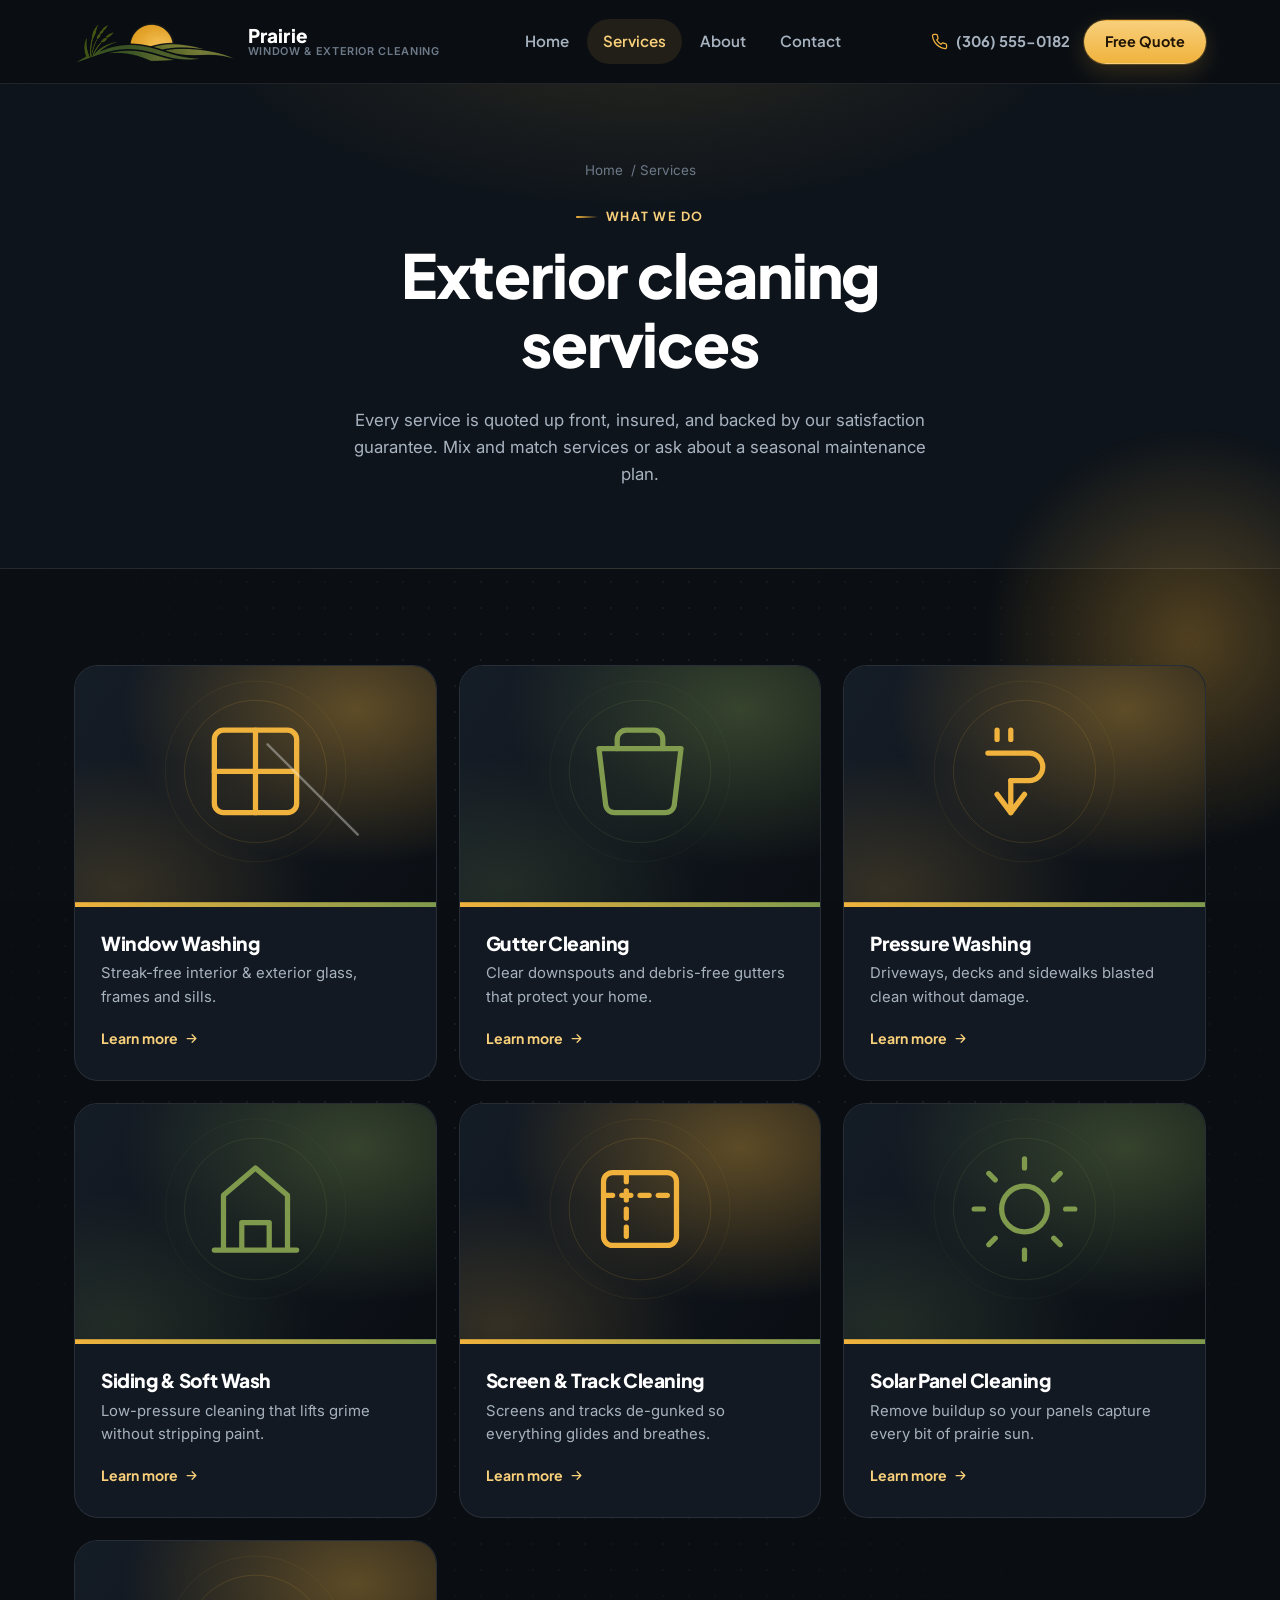
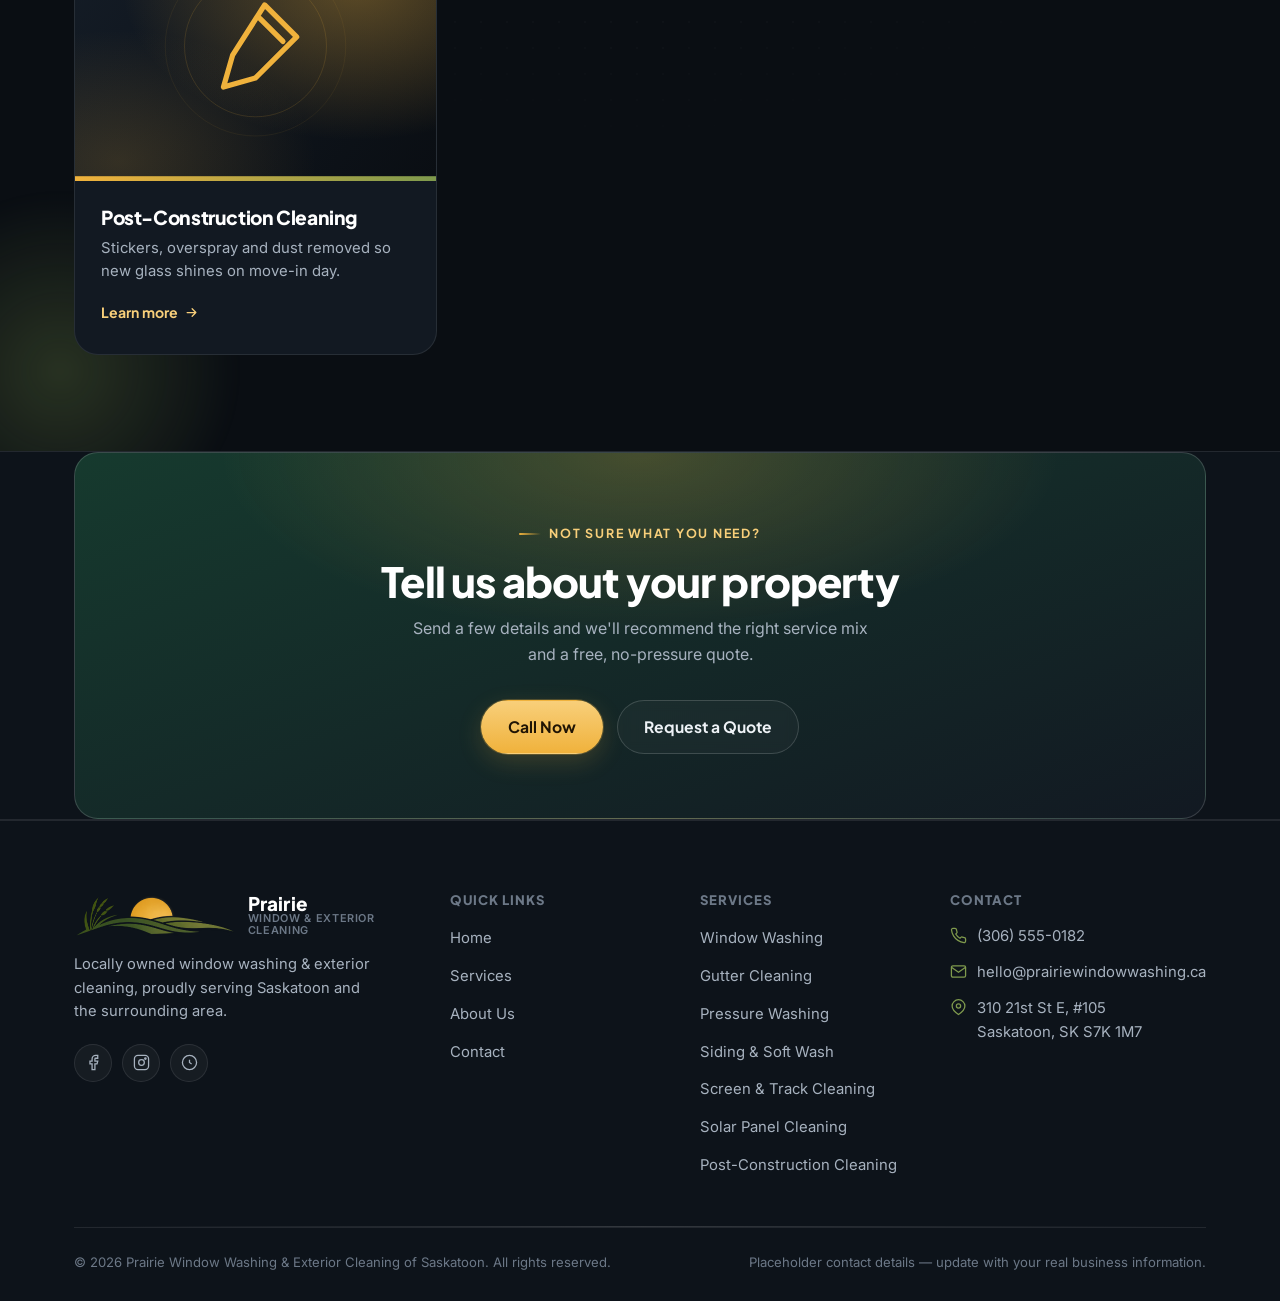
<file: services.html>
<!DOCTYPE html>
<html lang="en">
<head>
<meta charset="UTF-8">
<meta name="viewport" content="width=device-width, initial-scale=1.0">
<title>Services | Prairie Window Washing &amp; Exterior Cleaning</title>
<meta name="description" content="Window washing, gutter cleaning, pressure washing, soft washing, screen cleaning and solar panel cleaning for Saskatoon homes and businesses.">

<link rel="icon" href="favicon.ico" sizes="any">
<link rel="icon" type="image/png" sizes="32x32" href="assets/favicon-32.png">
<link rel="icon" type="image/png" sizes="16x16" href="assets/favicon-16.png">
<link rel="apple-touch-icon" href="assets/apple-touch-icon.png">
<link rel="manifest" href="site.webmanifest">
<meta name="theme-color" content="#0a0e13">

<link rel="preconnect" href="https://fonts.googleapis.com">
<link rel="preconnect" href="https://fonts.gstatic.com" crossorigin>
<link href="https://fonts.googleapis.com/css2?family=Inter:wght@400;500;600;700&family=Plus+Jakarta+Sans:wght@600;700;800&display=swap" rel="stylesheet">
<link rel="stylesheet" href="css/style.css">
</head>
<body>

<div class="grain-overlay" aria-hidden="true"></div>
<header class="site-header">
  <div class="container">
    <a href="index.html" class="brand">
      <img src="assets/logo-mark.png" alt="Prairie Window Washing &amp; Exterior Cleaning logo">
      <span class="brand-word">
        <strong>Prairie</strong>
        <span>Window &amp; Exterior Cleaning</span>
      </span>
    </a>

    <nav class="main-nav" id="main-nav">
      <ul>
        <li><a href="index.html">Home</a></li>
        <li><a href="services.html">Services</a></li>
        <li><a href="about.html">About</a></li>
        <li><a href="contact.html">Contact</a></li>
      </ul>
    </nav>

    <div class="header-actions">
      <a class="header-call" href="tel:+13065550182">
        <svg viewBox="0 0 24 24" fill="none" stroke="currentColor" stroke-width="1.8" stroke-linecap="round" stroke-linejoin="round"><path d="M22 16.92v3a2 2 0 0 1-2.18 2 19.79 19.79 0 0 1-8.63-3.07 19.5 19.5 0 0 1-6-6 19.79 19.79 0 0 1-3.07-8.67A2 2 0 0 1 4.11 2h3a2 2 0 0 1 2 1.72c.127.96.362 1.903.7 2.81a2 2 0 0 1-.45 2.11L8.09 9.91a16 16 0 0 0 6 6l1.27-1.27a2 2 0 0 1 2.11-.45c.907.338 1.85.573 2.81.7A2 2 0 0 1 22 16.92z"/></svg>
        <span>(306) 555-0182</span>
      </a>
      <a href="contact.html" class="btn btn-primary btn-sm">Free Quote</a>
      <button class="nav-toggle" id="nav-toggle" aria-label="Toggle menu" aria-expanded="false">
        <svg viewBox="0 0 24 24" fill="none" stroke="currentColor" stroke-width="1.8" stroke-linecap="round"><path d="M4 7h16M4 12h16M4 17h16"/></svg>
      </button>
    </div>
  </div>
</header>

<main id="main">

  <section class="page-hero">
    <div class="container section-head center">
      <div class="breadcrumb"><a href="index.html">Home</a> / Services</div>
      <div class="eyebrow" style="justify-content:center;">What We Do</div>
      <h1>Exterior cleaning services</h1>
      <p>Every service is quoted up front, insured, and backed by our satisfaction guarantee. Mix and match services or ask about a seasonal maintenance plan.</p>
    </div>
  </section>

  <section class="section section-dotted">
    <div class="glow-orb gold" style="width:420px;height:420px;top:-140px;right:-120px;"></div>
    <div class="glow-orb green" style="width:360px;height:360px;bottom:-100px;left:-120px;"></div>
    <div class="container">

      <div class="grid grid-3">
        <a class="cover-card" data-reveal href="window-washing-saskatoon.html">
          <div class="cover-image"><img src="assets/covers/window-washing.svg" alt="Window washing service in Saskatoon" loading="lazy" width="600" height="400"></div>
          <div class="cover-body">
            <h3>Window Washing</h3>
            <p>Streak-free interior &amp; exterior glass, frames and sills.</p>
            <span class="card-link">Learn more <svg viewBox="0 0 24 24" fill="none" stroke="currentColor" stroke-width="2" stroke-linecap="round" stroke-linejoin="round"><path d="M5 12h14M13 6l6 6-6 6"/></svg></span>
          </div>
        </a>

        <a class="cover-card" data-reveal href="gutter-cleaning-saskatoon.html">
          <div class="cover-image"><img src="assets/covers/gutter-cleaning.svg" alt="Gutter cleaning service in Saskatoon" loading="lazy" width="600" height="400"></div>
          <div class="cover-body">
            <h3>Gutter Cleaning</h3>
            <p>Clear downspouts and debris-free gutters that protect your home.</p>
            <span class="card-link">Learn more <svg viewBox="0 0 24 24" fill="none" stroke="currentColor" stroke-width="2" stroke-linecap="round" stroke-linejoin="round"><path d="M5 12h14M13 6l6 6-6 6"/></svg></span>
          </div>
        </a>

        <a class="cover-card" data-reveal href="pressure-washing-saskatoon.html">
          <div class="cover-image"><img src="assets/covers/pressure-washing.svg" alt="Pressure washing service in Saskatoon" loading="lazy" width="600" height="400"></div>
          <div class="cover-body">
            <h3>Pressure Washing</h3>
            <p>Driveways, decks and sidewalks blasted clean without damage.</p>
            <span class="card-link">Learn more <svg viewBox="0 0 24 24" fill="none" stroke="currentColor" stroke-width="2" stroke-linecap="round" stroke-linejoin="round"><path d="M5 12h14M13 6l6 6-6 6"/></svg></span>
          </div>
        </a>

        <a class="cover-card" data-reveal href="siding-soft-washing-saskatoon.html">
          <div class="cover-image"><img src="assets/covers/siding-soft-wash.svg" alt="Siding and soft washing service in Saskatoon" loading="lazy" width="600" height="400"></div>
          <div class="cover-body">
            <h3>Siding &amp; Soft Wash</h3>
            <p>Low-pressure cleaning that lifts grime without stripping paint.</p>
            <span class="card-link">Learn more <svg viewBox="0 0 24 24" fill="none" stroke="currentColor" stroke-width="2" stroke-linecap="round" stroke-linejoin="round"><path d="M5 12h14M13 6l6 6-6 6"/></svg></span>
          </div>
        </a>

        <a class="cover-card" data-reveal href="screen-track-cleaning-saskatoon.html">
          <div class="cover-image"><img src="assets/covers/screen-track-cleaning.svg" alt="Window screen and track cleaning service in Saskatoon" loading="lazy" width="600" height="400"></div>
          <div class="cover-body">
            <h3>Screen &amp; Track Cleaning</h3>
            <p>Screens and tracks de-gunked so everything glides and breathes.</p>
            <span class="card-link">Learn more <svg viewBox="0 0 24 24" fill="none" stroke="currentColor" stroke-width="2" stroke-linecap="round" stroke-linejoin="round"><path d="M5 12h14M13 6l6 6-6 6"/></svg></span>
          </div>
        </a>

        <a class="cover-card" data-reveal href="solar-panel-cleaning-saskatoon.html">
          <div class="cover-image"><img src="assets/covers/solar-panel-cleaning.svg" alt="Solar panel cleaning service in Saskatoon" loading="lazy" width="600" height="400"></div>
          <div class="cover-body">
            <h3>Solar Panel Cleaning</h3>
            <p>Remove buildup so your panels capture every bit of prairie sun.</p>
            <span class="card-link">Learn more <svg viewBox="0 0 24 24" fill="none" stroke="currentColor" stroke-width="2" stroke-linecap="round" stroke-linejoin="round"><path d="M5 12h14M13 6l6 6-6 6"/></svg></span>
          </div>
        </a>

        <a class="cover-card" data-reveal href="post-construction-window-cleaning-saskatoon.html">
          <div class="cover-image"><img src="assets/covers/post-construction-cleaning.svg" alt="Post-construction window cleaning service in Saskatoon" loading="lazy" width="600" height="400"></div>
          <div class="cover-body">
            <h3>Post-Construction Cleaning</h3>
            <p>Stickers, overspray and dust removed so new glass shines on move-in day.</p>
            <span class="card-link">Learn more <svg viewBox="0 0 24 24" fill="none" stroke="currentColor" stroke-width="2" stroke-linecap="round" stroke-linejoin="round"><path d="M5 12h14M13 6l6 6-6 6"/></svg></span>
          </div>
        </a>
      </div>

    </div>
  </section>

  <section class="section-alt">
    <div class="container">
      <div class="cta-band" data-reveal>
        <div class="eyebrow" style="justify-content:center;">Not Sure What You Need?</div>
        <h2>Tell us about your property</h2>
        <p>Send a few details and we'll recommend the right service mix and a free, no-pressure quote.</p>
        <div class="hero-actions">
          <a href="tel:+13065550182" class="btn btn-primary">Call Now</a>
          <a href="contact.html" class="btn btn-outline">Request a Quote</a>
        </div>
      </div>
    </div>
  </section>

</main>

<footer class="site-footer">
  <div class="container">
    <div class="footer-grid">
      <div class="footer-brand">
        <a href="index.html" class="brand">
          <img src="assets/logo-mark.png" alt="Prairie Window Washing &amp; Exterior Cleaning logo">
          <span class="brand-word">
            <strong>Prairie</strong>
            <span>Window &amp; Exterior Cleaning</span>
          </span>
        </a>
        <p>Locally owned window washing &amp; exterior cleaning, proudly serving Saskatoon and the surrounding area.</p>
        <div class="footer-social">
          <a href="#" aria-label="Facebook"><svg viewBox="0 0 24 24" fill="none" stroke="currentColor" stroke-width="1.8"><path d="M18 2h-3a5 5 0 0 0-5 5v3H7v4h3v8h4v-8h3l1-4h-4V7a1 1 0 0 1 1-1h3z"/></svg></a>
          <a href="#" aria-label="Instagram"><svg viewBox="0 0 24 24" fill="none" stroke="currentColor" stroke-width="1.8"><rect x="2" y="2" width="20" height="20" rx="5"/><circle cx="12" cy="12" r="4"/><circle cx="17.5" cy="6.5" r="1"/></svg></a>
          <a href="#" aria-label="Google"><svg viewBox="0 0 24 24" fill="none" stroke="currentColor" stroke-width="1.8"><circle cx="12" cy="12" r="10"/><path d="M12 8v4l3 2"/></svg></a>
        </div>
      </div>

      <div class="footer-col">
        <h4>Quick Links</h4>
        <ul>
          <li><a href="index.html">Home</a></li>
          <li><a href="services.html">Services</a></li>
          <li><a href="about.html">About Us</a></li>
          <li><a href="contact.html">Contact</a></li>
        </ul>
      </div>

      <div class="footer-col">
        <h4>Services</h4>
        <ul>
          <li><a href="window-washing-saskatoon.html">Window Washing</a></li>
          <li><a href="gutter-cleaning-saskatoon.html">Gutter Cleaning</a></li>
          <li><a href="pressure-washing-saskatoon.html">Pressure Washing</a></li>
          <li><a href="siding-soft-washing-saskatoon.html">Siding &amp; Soft Wash</a></li>
          <li><a href="screen-track-cleaning-saskatoon.html">Screen &amp; Track Cleaning</a></li>
          <li><a href="solar-panel-cleaning-saskatoon.html">Solar Panel Cleaning</a></li>
          <li><a href="post-construction-window-cleaning-saskatoon.html">Post-Construction Cleaning</a></li>
        </ul>
      </div>

      <div class="footer-col">
        <h4>Contact</h4>
        <ul>
          <li class="info">
            <svg viewBox="0 0 24 24" fill="none" stroke="currentColor" stroke-width="1.8"><path d="M22 16.92v3a2 2 0 0 1-2.18 2 19.79 19.79 0 0 1-8.63-3.07 19.5 19.5 0 0 1-6-6 19.79 19.79 0 0 1-3.07-8.67A2 2 0 0 1 4.11 2h3a2 2 0 0 1 2 1.72c.127.96.362 1.903.7 2.81a2 2 0 0 1-.45 2.11L8.09 9.91a16 16 0 0 0 6 6l1.27-1.27a2 2 0 0 1 2.11-.45c.907.338 1.85.573 2.81.7A2 2 0 0 1 22 16.92z"/></svg>
            <a href="tel:+13065550182">(306) 555-0182</a>
          </li>
          <li class="info">
            <svg viewBox="0 0 24 24" fill="none" stroke="currentColor" stroke-width="1.8"><path d="M22 6l-10 7L2 6"/><rect x="2" y="4" width="20" height="16" rx="2"/></svg>
            <a href="mailto:hello@prairiewindowwashing.ca">hello@prairiewindowwashing.ca</a>
          </li>
          <li class="info">
            <svg viewBox="0 0 24 24" fill="none" stroke="currentColor" stroke-width="1.8"><path d="M21 10c0 6-9 12-9 12s-9-6-9-12a9 9 0 0 1 18 0z"/><circle cx="12" cy="10" r="3"/></svg>
            <span>310 21st St E, #105<br>Saskatoon, SK S7K 1M7</span>
          </li>
        </ul>
      </div>
    </div>

    <div class="divider-line"></div>

    <div class="footer-bottom">
      <span>&copy; <span id="year">2026</span> Prairie Window Washing &amp; Exterior Cleaning of Saskatoon. All rights reserved.</span>
      <span>Placeholder contact details — update with your real business information.</span>
    </div>
  </div>
</footer>

<button class="back-to-top" aria-label="Back to top">
  <svg viewBox="0 0 24 24" fill="none" stroke="currentColor" stroke-width="2" stroke-linecap="round" stroke-linejoin="round"><path d="M18 15l-6-6-6 6"/></svg>
</button>

<script src="js/script.js"></script>
</body>
</html>
</file>
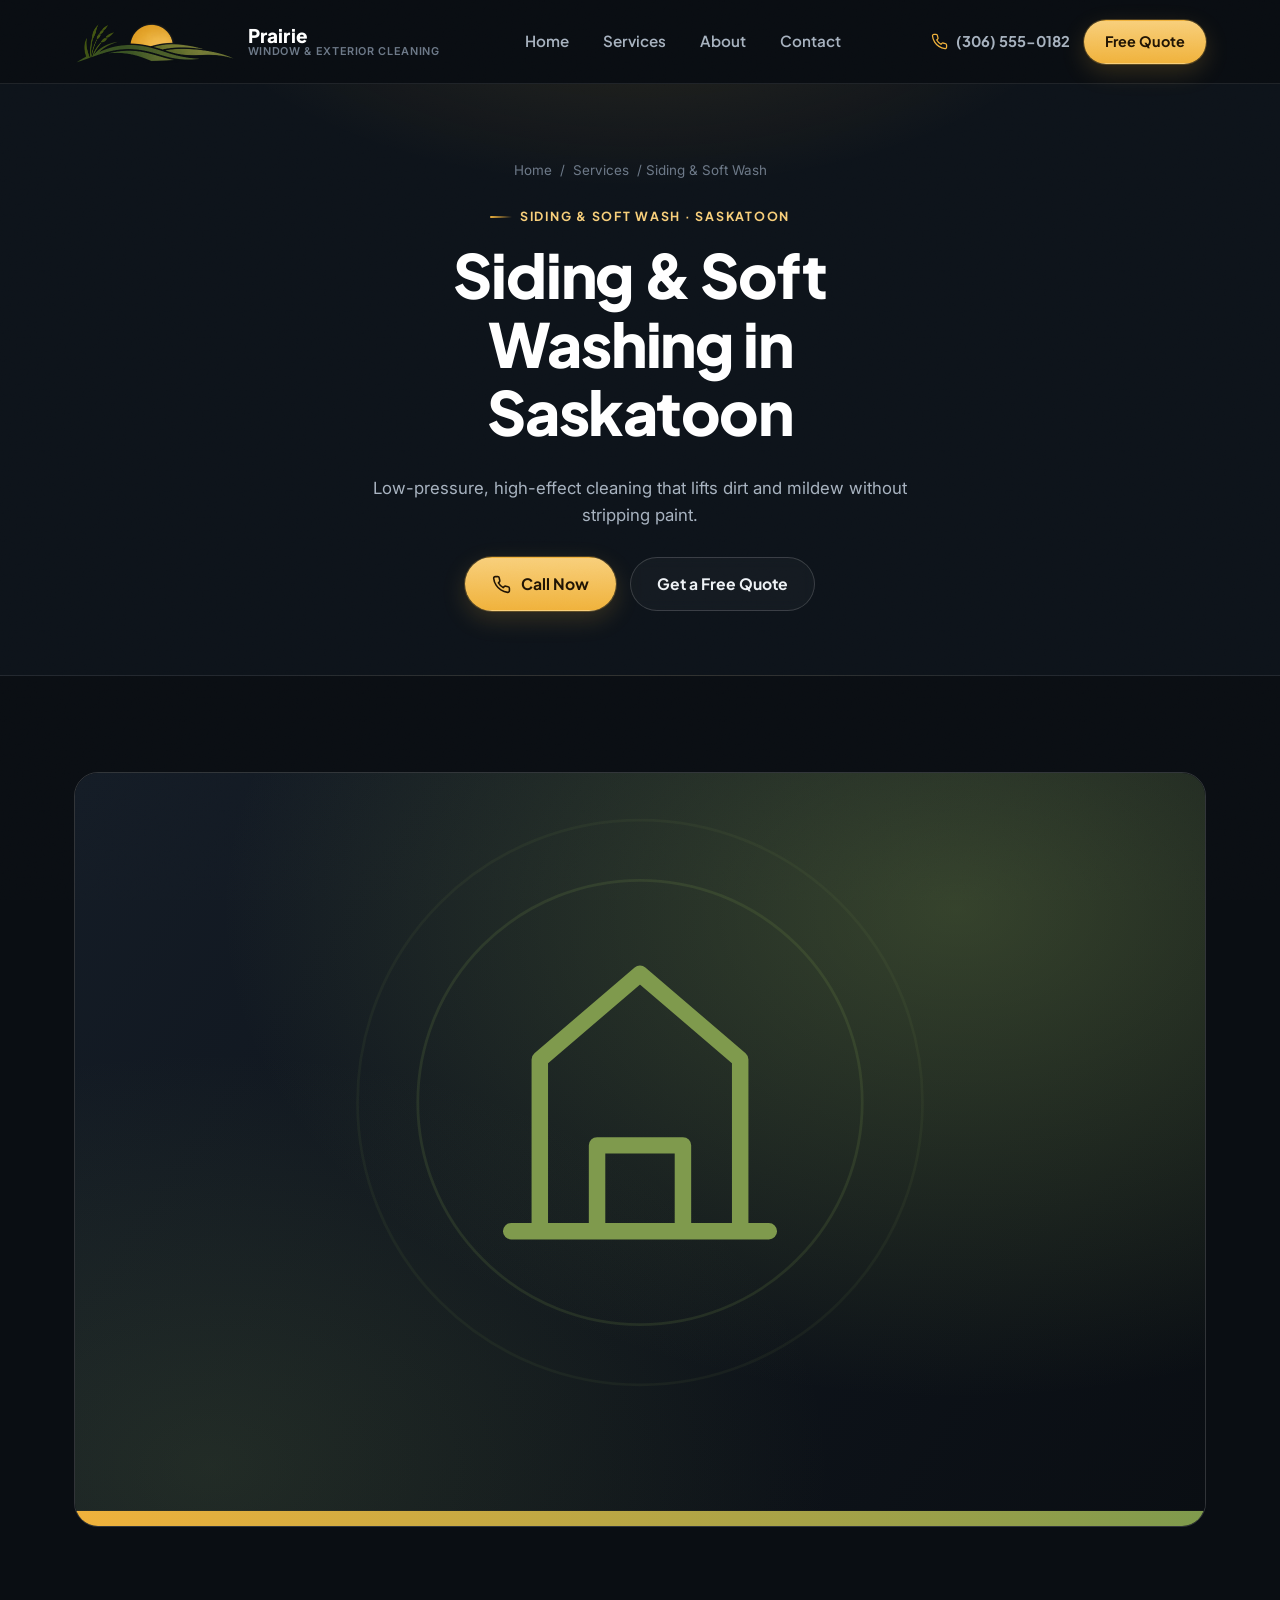
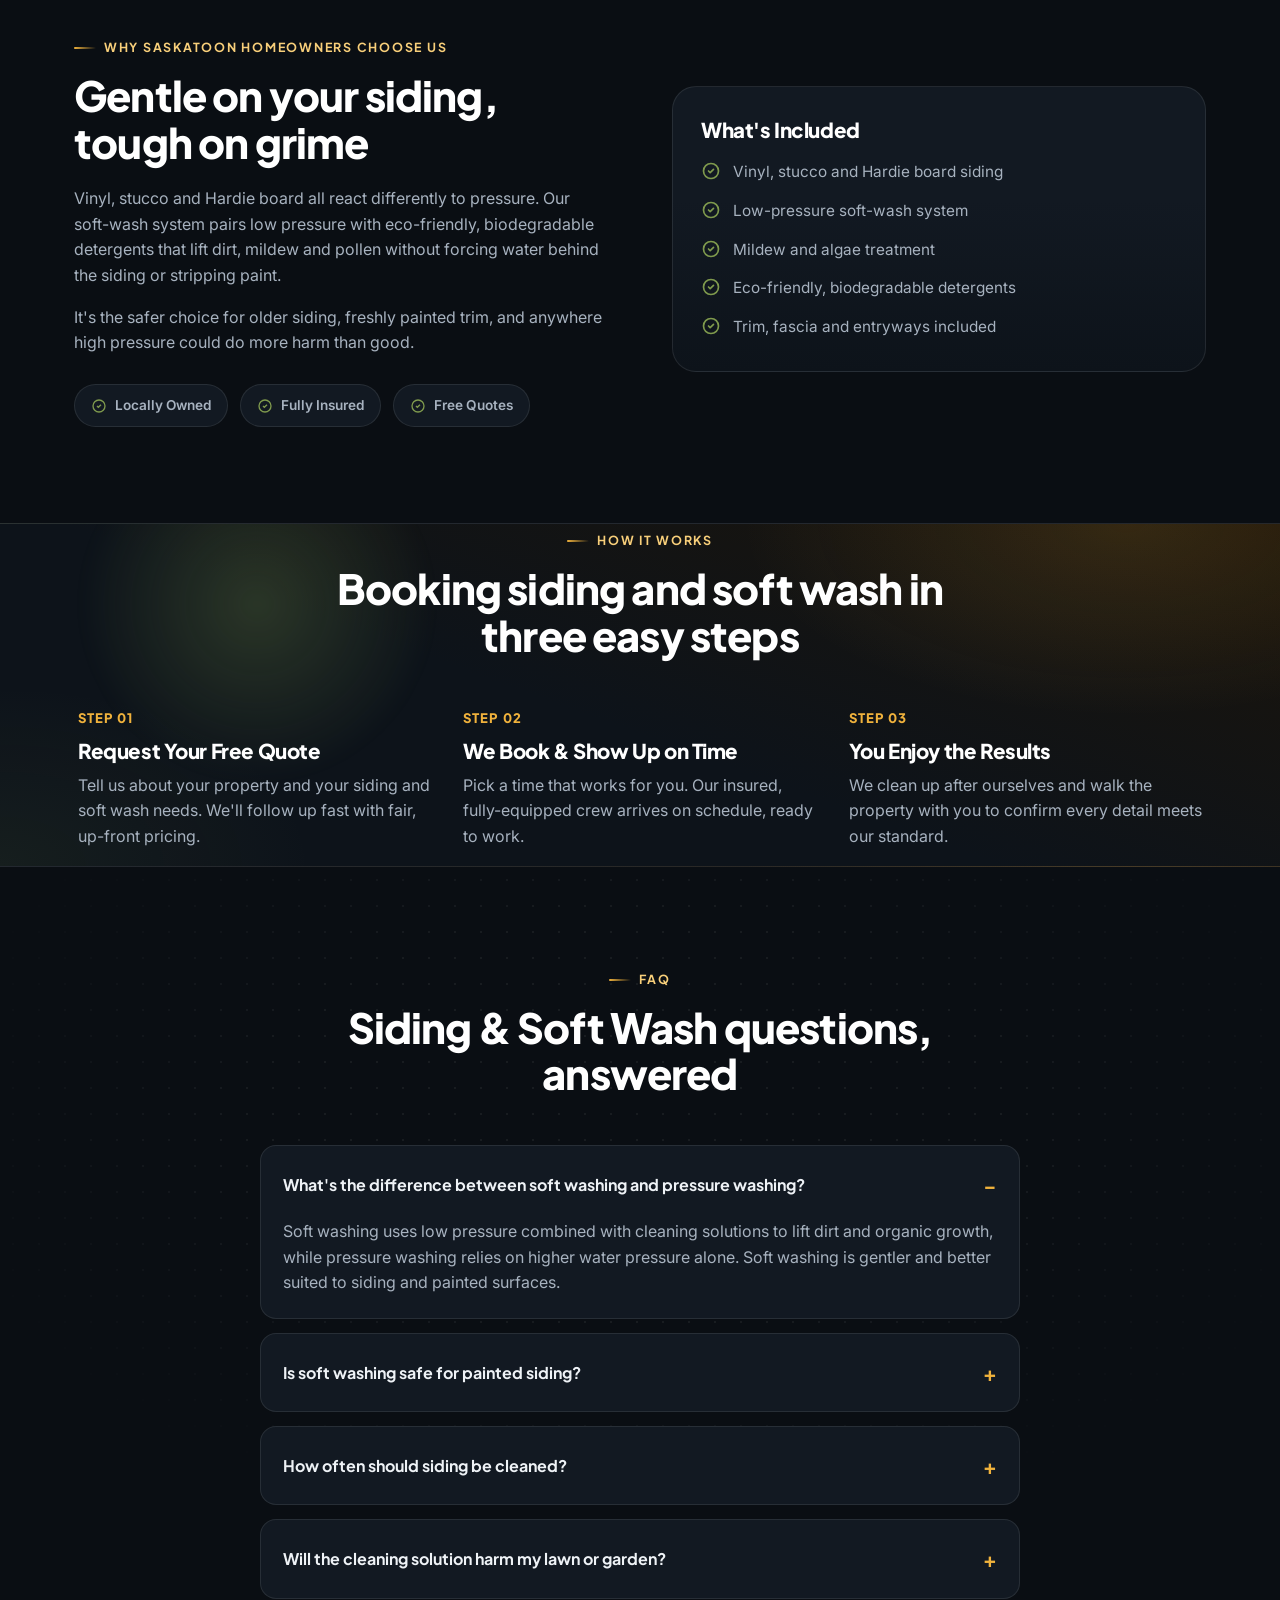
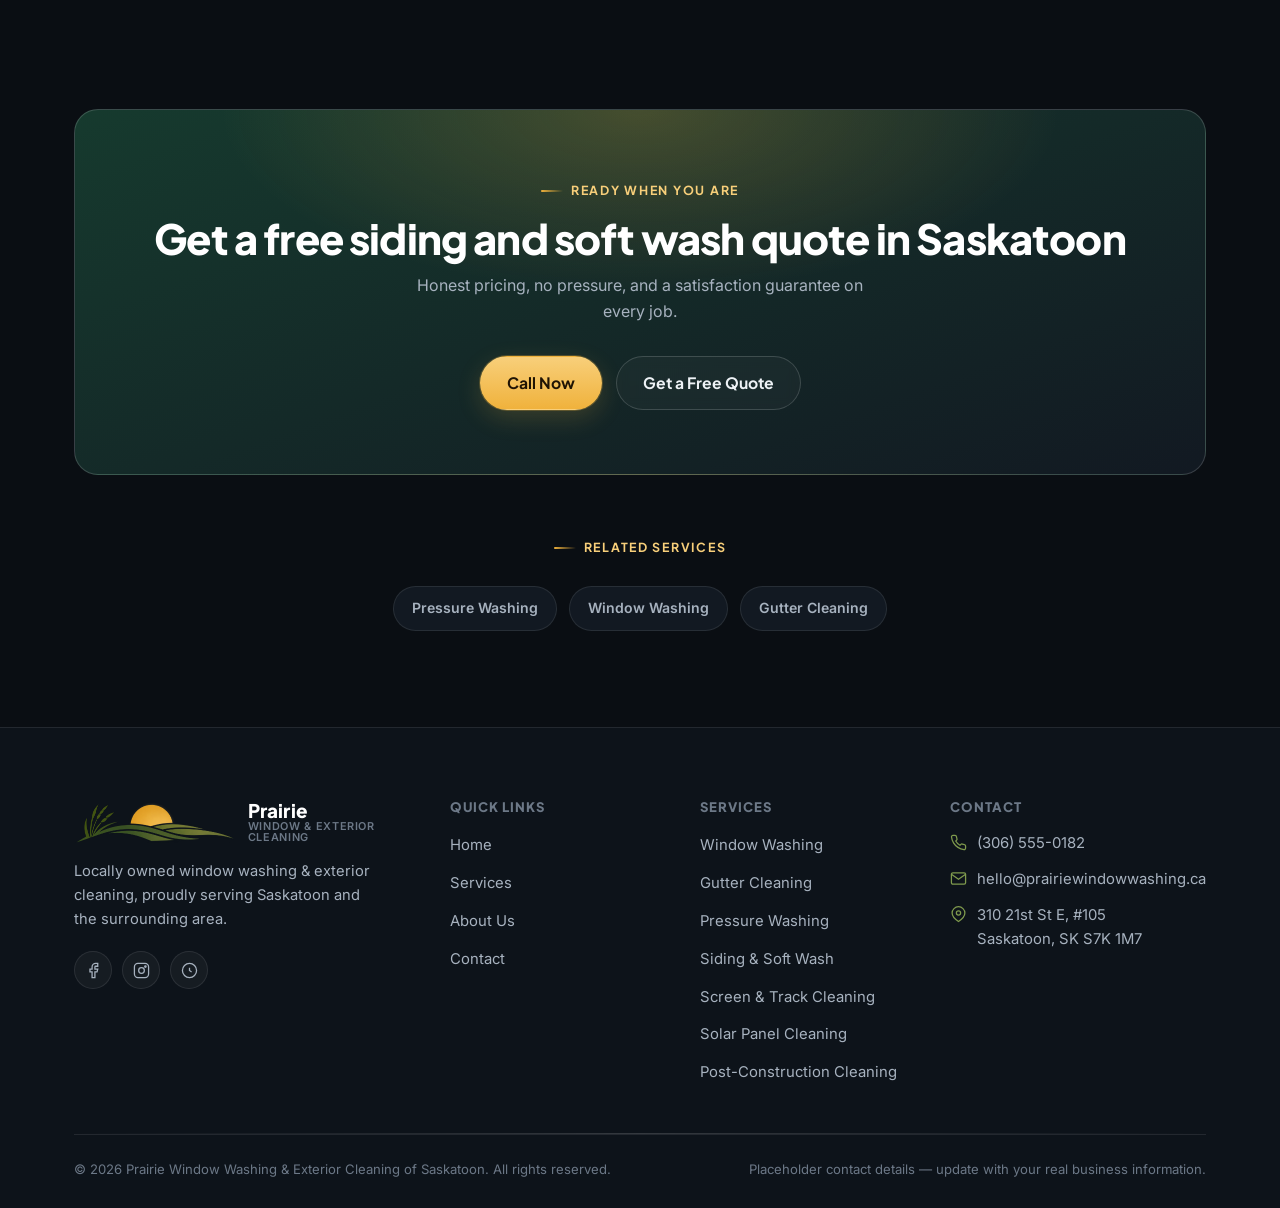
<file: siding-soft-washing-saskatoon.html>
<!DOCTYPE html>
<html lang="en">
<head>
<meta charset="UTF-8">
<meta name="viewport" content="width=device-width, initial-scale=1.0">
<title>Siding &amp; Soft Washing in Saskatoon, SK | Prairie Window Washing &amp; Exterior Cleaning</title>
<meta name="description" content="Soft wash siding cleaning in Saskatoon for vinyl, stucco and Hardie board. Low-pressure, eco-friendly, and safe for paint. Get a free quote.">
<link rel="canonical" href="https://www.prairiewindowwashing.ca/siding-soft-washing-saskatoon.html">

<link rel="icon" href="favicon.ico" sizes="any">
<link rel="icon" type="image/png" sizes="32x32" href="assets/favicon-32.png">
<link rel="icon" type="image/png" sizes="16x16" href="assets/favicon-16.png">
<link rel="apple-touch-icon" href="assets/apple-touch-icon.png">
<link rel="manifest" href="site.webmanifest">
<meta name="theme-color" content="#0a0e13">

<meta property="og:type" content="website">
<meta property="og:title" content="Siding &amp; Soft Washing in Saskatoon, SK | Prairie Window Washing &amp; Exterior Cleaning">
<meta property="og:description" content="Soft wash siding cleaning in Saskatoon for vinyl, stucco and Hardie board. Low-pressure, eco-friendly, and safe for paint. Get a free quote.">
<meta property="og:url" content="https://www.prairiewindowwashing.ca/siding-soft-washing-saskatoon.html">
<meta property="og:image" content="https://www.prairiewindowwashing.ca/assets/covers/siding-soft-wash.svg">

<link rel="preconnect" href="https://fonts.googleapis.com">
<link rel="preconnect" href="https://fonts.gstatic.com" crossorigin>
<link href="https://fonts.googleapis.com/css2?family=Inter:wght@400;500;600;700&family=Plus+Jakarta+Sans:wght@600;700;800&display=swap" rel="stylesheet">
<link rel="stylesheet" href="css/style.css">

<script type="application/ld+json">
{
  "@context": "https://schema.org",
  "@type": "Service",
  "serviceType": "Siding and Soft Washing",
  "name": "Siding & Soft Washing in Saskatoon",
  "description": "Soft wash siding cleaning in Saskatoon for vinyl, stucco and Hardie board. Low-pressure, eco-friendly, and safe for paint. Get a free quote.",
  "url": "https://www.prairiewindowwashing.ca/siding-soft-washing-saskatoon.html",
  "areaServed": { "@type": "City", "name": "Saskatoon" },
  "provider": {
    "@type": "LocalBusiness",
    "name": "Prairie Window Washing & Exterior Cleaning of Saskatoon",
    "image": "https://www.prairiewindowwashing.ca/assets/logo-mark.png",
    "telephone": "+13065550182",
    "email": "hello@prairiewindowwashing.ca",
    "priceRange": "$$",
    "address": {
      "@type": "PostalAddress",
      "streetAddress": "310 21st St E, #105",
      "addressLocality": "Saskatoon",
      "addressRegion": "SK",
      "postalCode": "S7K 1M7",
      "addressCountry": "CA"
    },
    "areaServed": "Saskatoon, SK"
  }
}
</script>
<script type="application/ld+json">
{
  "@context": "https://schema.org",
  "@type": "FAQPage",
  "mainEntity": [
    { "@type": "Question", "name": "What's the difference between soft washing and pressure washing?", "acceptedAnswer": { "@type": "Answer", "text": "Soft washing uses low pressure combined with cleaning solutions to lift dirt and organic growth, while pressure washing relies on higher water pressure alone. Soft washing is gentler and better suited to siding and painted surfaces." } },
    { "@type": "Question", "name": "Is soft washing safe for painted siding?", "acceptedAnswer": { "@type": "Answer", "text": "Yes — the low-pressure approach is specifically chosen to avoid stripping paint or forcing water behind siding panels." } },
    { "@type": "Question", "name": "How often should siding be cleaned?", "acceptedAnswer": { "@type": "Answer", "text": "Once a year is typical for most Saskatoon homes, though homes in shaded or damp areas prone to mildew may benefit from more frequent cleaning." } },
    { "@type": "Question", "name": "Will the cleaning solution harm my lawn or garden?", "acceptedAnswer": { "@type": "Answer", "text": "We use biodegradable detergents and take care to protect landscaping during the wash." } }
  ]
}
</script>
</head>
<body>

<div class="grain-overlay" aria-hidden="true"></div>
<header class="site-header">
  <div class="container">
    <a href="index.html" class="brand">
      <img src="assets/logo-mark.png" alt="Prairie Window Washing &amp; Exterior Cleaning logo">
      <span class="brand-word">
        <strong>Prairie</strong>
        <span>Window &amp; Exterior Cleaning</span>
      </span>
    </a>

    <nav class="main-nav" id="main-nav">
      <ul>
        <li><a href="index.html">Home</a></li>
        <li><a href="services.html">Services</a></li>
        <li><a href="about.html">About</a></li>
        <li><a href="contact.html">Contact</a></li>
      </ul>
    </nav>

    <div class="header-actions">
      <a class="header-call" href="tel:+13065550182">
        <svg viewBox="0 0 24 24" fill="none" stroke="currentColor" stroke-width="1.8" stroke-linecap="round" stroke-linejoin="round"><path d="M22 16.92v3a2 2 0 0 1-2.18 2 19.79 19.79 0 0 1-8.63-3.07 19.5 19.5 0 0 1-6-6 19.79 19.79 0 0 1-3.07-8.67A2 2 0 0 1 4.11 2h3a2 2 0 0 1 2 1.72c.127.96.362 1.903.7 2.81a2 2 0 0 1-.45 2.11L8.09 9.91a16 16 0 0 0 6 6l1.27-1.27a2 2 0 0 1 2.11-.45c.907.338 1.85.573 2.81.7A2 2 0 0 1 22 16.92z"/></svg>
        <span>(306) 555-0182</span>
      </a>
      <a href="contact.html" class="btn btn-primary btn-sm">Free Quote</a>
      <button class="nav-toggle" id="nav-toggle" aria-label="Toggle menu" aria-expanded="false">
        <svg viewBox="0 0 24 24" fill="none" stroke="currentColor" stroke-width="1.8" stroke-linecap="round"><path d="M4 7h16M4 12h16M4 17h16"/></svg>
      </button>
    </div>
  </div>
</header>

<main id="main">

  <section class="page-hero">
    <div class="container section-head center">
      <div class="breadcrumb"><a href="index.html">Home</a> / <a href="services.html">Services</a> / Siding &amp; Soft Wash</div>
      <div class="eyebrow" style="justify-content:center;">Siding &amp; Soft Wash &middot; Saskatoon</div>
      <h1>Siding &amp; Soft Washing in Saskatoon</h1>
      <p>Low-pressure, high-effect cleaning that lifts dirt and mildew without stripping paint.</p>
      <div class="hero-actions" style="margin-top:28px;margin-bottom:0;">
        <a href="tel:+13065550182" class="btn btn-primary">
          <svg viewBox="0 0 24 24" fill="none" stroke="currentColor" stroke-width="2" stroke-linecap="round" stroke-linejoin="round"><path d="M22 16.92v3a2 2 0 0 1-2.18 2 19.79 19.79 0 0 1-8.63-3.07 19.5 19.5 0 0 1-6-6 19.79 19.79 0 0 1-3.07-8.67A2 2 0 0 1 4.11 2h3a2 2 0 0 1 2 1.72c.127.96.362 1.903.7 2.81a2 2 0 0 1-.45 2.11L8.09 9.91a16 16 0 0 0 6 6l1.27-1.27a2 2 0 0 1 2.11-.45c.907.338 1.85.573 2.81.7A2 2 0 0 1 22 16.92z"/></svg>
          Call Now
        </a>
        <a href="contact.html?service=siding" class="btn btn-outline">Get a Free Quote</a>
      </div>
    </div>
  </section>

  <section class="section">
    <div class="container">
      <div class="service-hero-cover" data-reveal>
        <img src="assets/covers/siding-soft-wash.svg" alt="Illustration representing professional siding and soft washing in Saskatoon" width="1200" height="500" loading="eager">
      </div>
    </div>
  </section>

  <section class="section" style="padding-top:0;">
    <div class="container split">
      <div data-reveal>
        <div class="eyebrow">Why Saskatoon Homeowners Choose Us</div>
        <h2>Gentle on your siding, tough on grime</h2>
        <p>Vinyl, stucco and Hardie board all react differently to pressure. Our soft-wash system pairs low pressure with eco-friendly, biodegradable detergents that lift dirt, mildew and pollen without forcing water behind the siding or stripping paint.</p><p>It's the safer choice for older siding, freshly painted trim, and anywhere high pressure could do more harm than good.</p>
        <div class="badge-row">
          <div class="badge-pill"><svg viewBox="0 0 24 24" fill="none" stroke="currentColor" stroke-width="2"><path d="M9 12l2 2 4-4"/><circle cx="12" cy="12" r="9"/></svg>Locally Owned</div>
          <div class="badge-pill"><svg viewBox="0 0 24 24" fill="none" stroke="currentColor" stroke-width="2"><path d="M9 12l2 2 4-4"/><circle cx="12" cy="12" r="9"/></svg>Fully Insured</div>
          <div class="badge-pill"><svg viewBox="0 0 24 24" fill="none" stroke="currentColor" stroke-width="2"><path d="M9 12l2 2 4-4"/><circle cx="12" cy="12" r="9"/></svg>Free Quotes</div>
        </div>
      </div>

      <div data-reveal>
        <div class="card">
          <h3 style="margin-bottom:18px;">What's Included</h3>
          <ul class="checklist">
            <li><svg viewBox="0 0 24 24" fill="none" stroke="currentColor" stroke-width="2" stroke-linecap="round" stroke-linejoin="round"><path d="M9 12l2 2 4-4"/><circle cx="12" cy="12" r="9"/></svg><span>Vinyl, stucco and Hardie board siding</span></li>
            <li><svg viewBox="0 0 24 24" fill="none" stroke="currentColor" stroke-width="2" stroke-linecap="round" stroke-linejoin="round"><path d="M9 12l2 2 4-4"/><circle cx="12" cy="12" r="9"/></svg><span>Low-pressure soft-wash system</span></li>
            <li><svg viewBox="0 0 24 24" fill="none" stroke="currentColor" stroke-width="2" stroke-linecap="round" stroke-linejoin="round"><path d="M9 12l2 2 4-4"/><circle cx="12" cy="12" r="9"/></svg><span>Mildew and algae treatment</span></li>
            <li><svg viewBox="0 0 24 24" fill="none" stroke="currentColor" stroke-width="2" stroke-linecap="round" stroke-linejoin="round"><path d="M9 12l2 2 4-4"/><circle cx="12" cy="12" r="9"/></svg><span>Eco-friendly, biodegradable detergents</span></li>
            <li><svg viewBox="0 0 24 24" fill="none" stroke="currentColor" stroke-width="2" stroke-linecap="round" stroke-linejoin="round"><path d="M9 12l2 2 4-4"/><circle cx="12" cy="12" r="9"/></svg><span>Trim, fascia and entryways included</span></li>
          </ul>
        </div>
      </div>
    </div>
  </section>

  <section class="section-alt tint-gold">
    <div class="glow-orb green" style="width:360px;height:360px;top:-100px;left:6%;"></div>
    <div class="container">
      <div class="section-head center" data-reveal>
        <div class="eyebrow" style="justify-content:center;">How It Works</div>
        <h2>Booking siding and soft wash in three easy steps</h2>
      </div>

      <div class="steps" data-reveal>
        <div class="step">
          <span class="step-num">STEP 01</span>
          <h3>Request Your Free Quote</h3>
          <p>Tell us about your property and your siding and soft wash needs. We'll follow up fast with fair, up-front pricing.</p>
        </div>
        <div class="step">
          <span class="step-num">STEP 02</span>
          <h3>We Book &amp; Show Up on Time</h3>
          <p>Pick a time that works for you. Our insured, fully-equipped crew arrives on schedule, ready to work.</p>
        </div>
        <div class="step">
          <span class="step-num">STEP 03</span>
          <h3>You Enjoy the Results</h3>
          <p>We clean up after ourselves and walk the property with you to confirm every detail meets our standard.</p>
        </div>
      </div>
    </div>
  </section>

  <section class="section section-dotted">
    <div class="container">
      <div class="section-head center" data-reveal>
        <div class="eyebrow" style="justify-content:center;">FAQ</div>
        <h2>Siding &amp; Soft Wash questions, answered</h2>
      </div>

      <div style="max-width:760px;margin:0 auto;" data-reveal>
        <details class="faq-item" open>
          <summary>What's the difference between soft washing and pressure washing?</summary>
          <p>Soft washing uses low pressure combined with cleaning solutions to lift dirt and organic growth, while pressure washing relies on higher water pressure alone. Soft washing is gentler and better suited to siding and painted surfaces.</p>
        </details>
        <details class="faq-item">
          <summary>Is soft washing safe for painted siding?</summary>
          <p>Yes — the low-pressure approach is specifically chosen to avoid stripping paint or forcing water behind siding panels.</p>
        </details>
        <details class="faq-item">
          <summary>How often should siding be cleaned?</summary>
          <p>Once a year is typical for most Saskatoon homes, though homes in shaded or damp areas prone to mildew may benefit from more frequent cleaning.</p>
        </details>
        <details class="faq-item">
          <summary>Will the cleaning solution harm my lawn or garden?</summary>
          <p>We use biodegradable detergents and take care to protect landscaping during the wash.</p>
        </details>
      </div>
    </div>
  </section>

  <section class="section" style="padding-top:0;">
    <div class="container">
      <div class="cta-band" data-reveal>
        <div class="eyebrow" style="justify-content:center;">Ready When You Are</div>
        <h2>Get a free siding and soft wash quote in Saskatoon</h2>
        <p>Honest pricing, no pressure, and a satisfaction guarantee on every job.</p>
        <div class="hero-actions">
          <a href="tel:+13065550182" class="btn btn-primary">Call Now</a>
          <a href="contact.html?service=siding" class="btn btn-outline">Get a Free Quote</a>
        </div>
      </div>

      <div style="margin-top:56px;text-align:center;" data-reveal>
        <div class="eyebrow" style="justify-content:center;">Related Services</div>
        <div class="related-services" style="justify-content:center;margin-top:14px;">
          <a href="pressure-washing-saskatoon.html">Pressure Washing</a>
          <a href="window-washing-saskatoon.html">Window Washing</a>
          <a href="gutter-cleaning-saskatoon.html">Gutter Cleaning</a>
        </div>
      </div>
    </div>
  </section>

</main>

<footer class="site-footer">
  <div class="container">
    <div class="footer-grid">
      <div class="footer-brand">
        <a href="index.html" class="brand">
          <img src="assets/logo-mark.png" alt="Prairie Window Washing &amp; Exterior Cleaning logo">
          <span class="brand-word">
            <strong>Prairie</strong>
            <span>Window &amp; Exterior Cleaning</span>
          </span>
        </a>
        <p>Locally owned window washing &amp; exterior cleaning, proudly serving Saskatoon and the surrounding area.</p>
        <div class="footer-social">
          <a href="#" aria-label="Facebook"><svg viewBox="0 0 24 24" fill="none" stroke="currentColor" stroke-width="1.8"><path d="M18 2h-3a5 5 0 0 0-5 5v3H7v4h3v8h4v-8h3l1-4h-4V7a1 1 0 0 1 1-1h3z"/></svg></a>
          <a href="#" aria-label="Instagram"><svg viewBox="0 0 24 24" fill="none" stroke="currentColor" stroke-width="1.8"><rect x="2" y="2" width="20" height="20" rx="5"/><circle cx="12" cy="12" r="4"/><circle cx="17.5" cy="6.5" r="1"/></svg></a>
          <a href="#" aria-label="Google"><svg viewBox="0 0 24 24" fill="none" stroke="currentColor" stroke-width="1.8"><circle cx="12" cy="12" r="10"/><path d="M12 8v4l3 2"/></svg></a>
        </div>
      </div>

      <div class="footer-col">
        <h4>Quick Links</h4>
        <ul>
          <li><a href="index.html">Home</a></li>
          <li><a href="services.html">Services</a></li>
          <li><a href="about.html">About Us</a></li>
          <li><a href="contact.html">Contact</a></li>
        </ul>
      </div>

      <div class="footer-col">
        <h4>Services</h4>
        <ul>
          <li><a href="window-washing-saskatoon.html">Window Washing</a></li>
          <li><a href="gutter-cleaning-saskatoon.html">Gutter Cleaning</a></li>
          <li><a href="pressure-washing-saskatoon.html">Pressure Washing</a></li>
          <li><a href="siding-soft-washing-saskatoon.html">Siding &amp; Soft Wash</a></li>
          <li><a href="screen-track-cleaning-saskatoon.html">Screen &amp; Track Cleaning</a></li>
          <li><a href="solar-panel-cleaning-saskatoon.html">Solar Panel Cleaning</a></li>
          <li><a href="post-construction-window-cleaning-saskatoon.html">Post-Construction Cleaning</a></li>
        </ul>
      </div>

      <div class="footer-col">
        <h4>Contact</h4>
        <ul>
          <li class="info">
            <svg viewBox="0 0 24 24" fill="none" stroke="currentColor" stroke-width="1.8"><path d="M22 16.92v3a2 2 0 0 1-2.18 2 19.79 19.79 0 0 1-8.63-3.07 19.5 19.5 0 0 1-6-6 19.79 19.79 0 0 1-3.07-8.67A2 2 0 0 1 4.11 2h3a2 2 0 0 1 2 1.72c.127.96.362 1.903.7 2.81a2 2 0 0 1-.45 2.11L8.09 9.91a16 16 0 0 0 6 6l1.27-1.27a2 2 0 0 1 2.11-.45c.907.338 1.85.573 2.81.7A2 2 0 0 1 22 16.92z"/></svg>
            <a href="tel:+13065550182">(306) 555-0182</a>
          </li>
          <li class="info">
            <svg viewBox="0 0 24 24" fill="none" stroke="currentColor" stroke-width="1.8"><path d="M22 6l-10 7L2 6"/><rect x="2" y="4" width="20" height="16" rx="2"/></svg>
            <a href="mailto:hello@prairiewindowwashing.ca">hello@prairiewindowwashing.ca</a>
          </li>
          <li class="info">
            <svg viewBox="0 0 24 24" fill="none" stroke="currentColor" stroke-width="1.8"><path d="M21 10c0 6-9 12-9 12s-9-6-9-12a9 9 0 0 1 18 0z"/><circle cx="12" cy="10" r="3"/></svg>
            <span>310 21st St E, #105<br>Saskatoon, SK S7K 1M7</span>
          </li>
        </ul>
      </div>
    </div>

    <div class="divider-line"></div>

    <div class="footer-bottom">
      <span>&copy; <span id="year">2026</span> Prairie Window Washing &amp; Exterior Cleaning of Saskatoon. All rights reserved.</span>
      <span>Placeholder contact details — update with your real business information.</span>
    </div>
  </div>
</footer>

<button class="back-to-top" aria-label="Back to top">
  <svg viewBox="0 0 24 24" fill="none" stroke="currentColor" stroke-width="2" stroke-linecap="round" stroke-linejoin="round"><path d="M18 15l-6-6-6 6"/></svg>
</button>

<script src="js/script.js"></script>
</body>
</html>
</file>
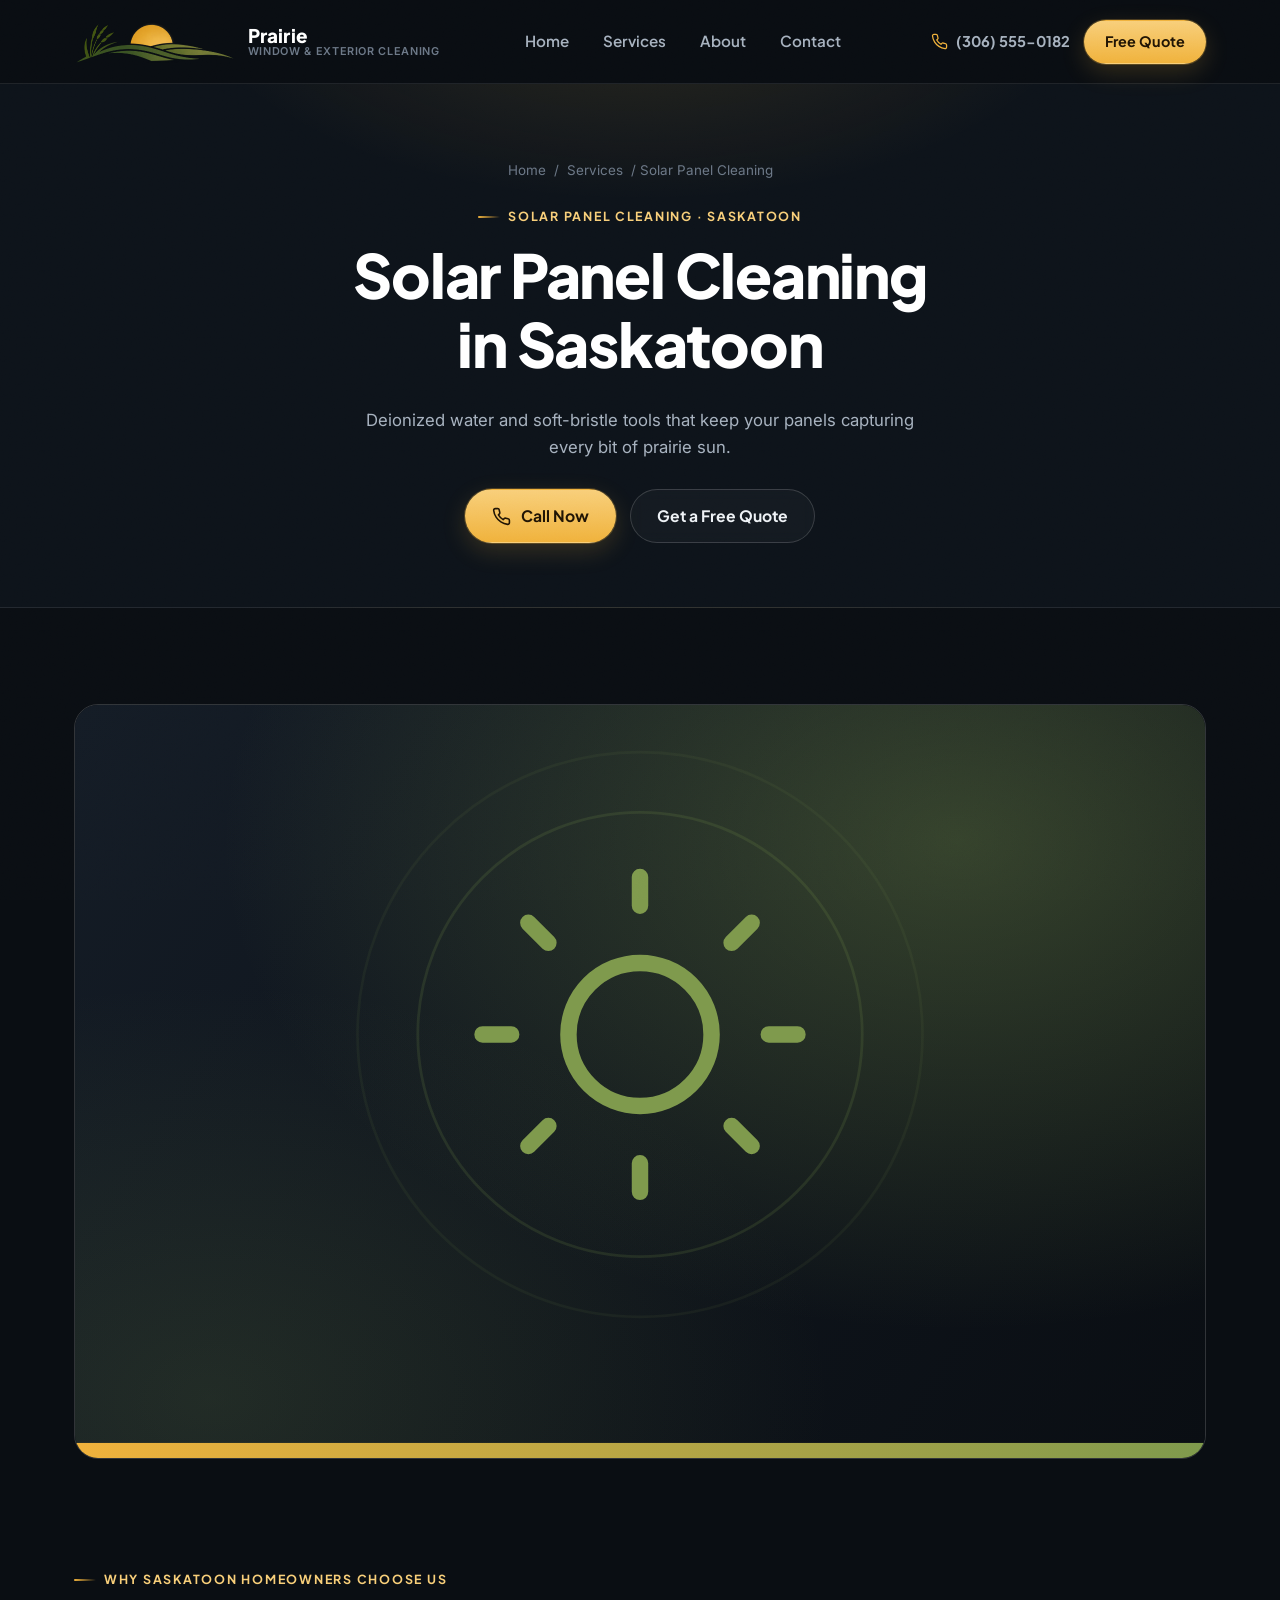
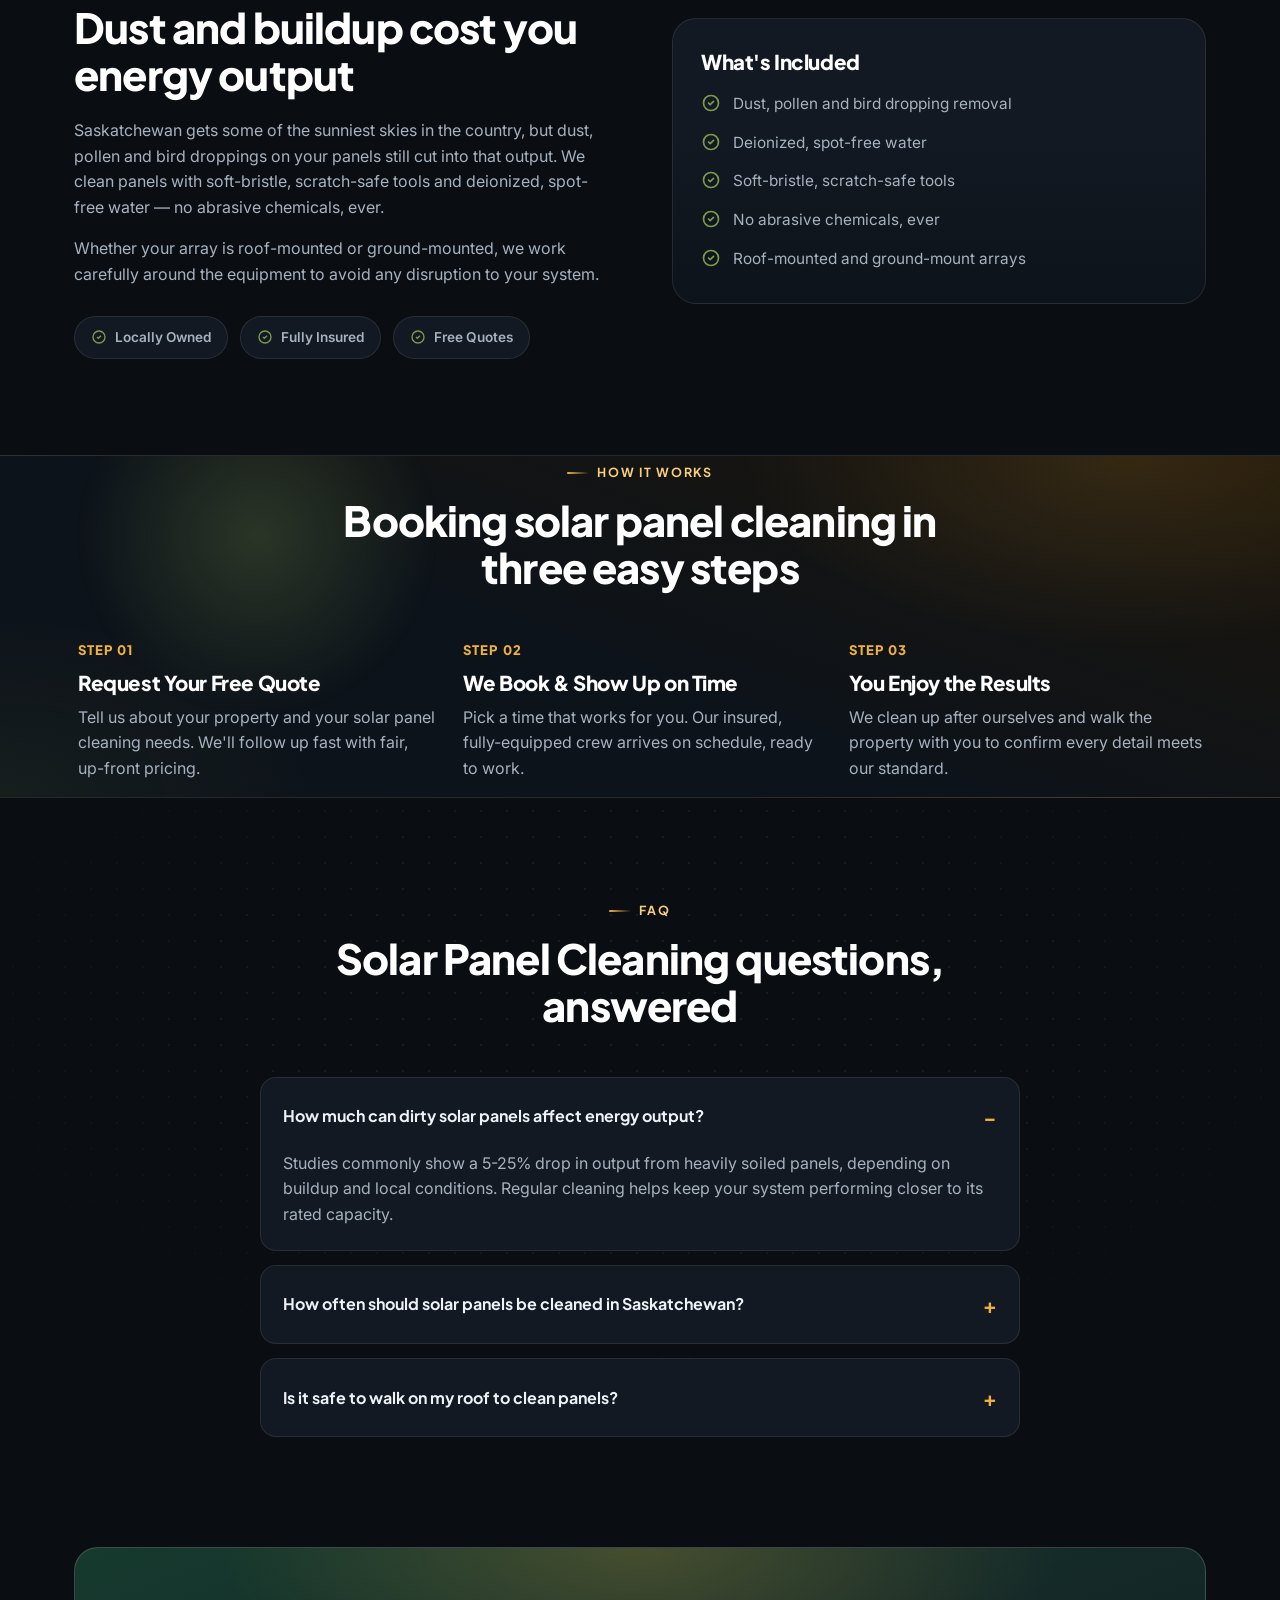
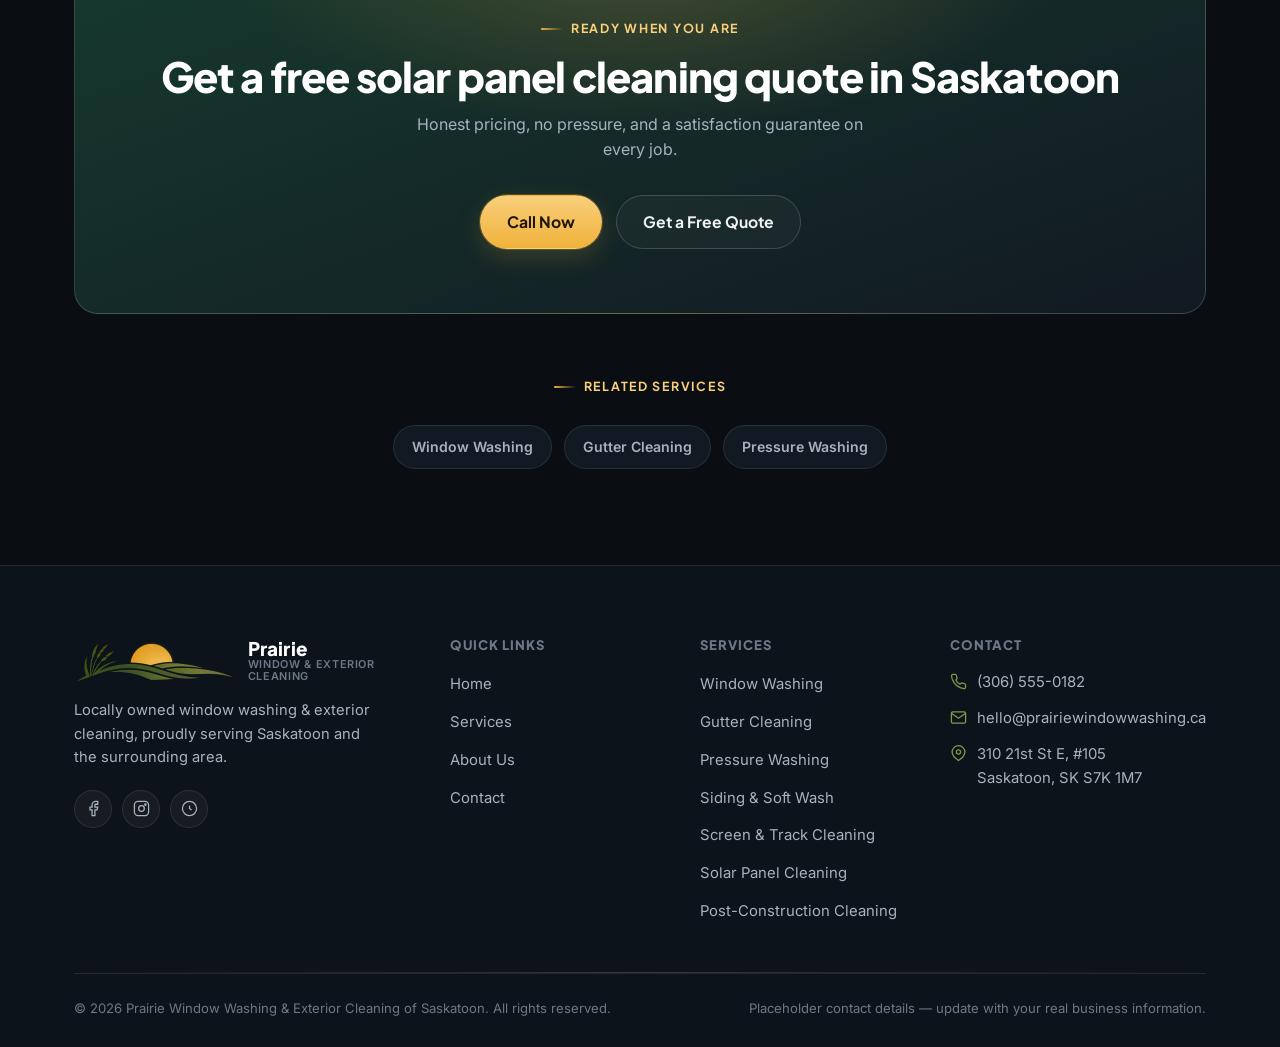
<file: solar-panel-cleaning-saskatoon.html>
<!DOCTYPE html>
<html lang="en">
<head>
<meta charset="UTF-8">
<meta name="viewport" content="width=device-width, initial-scale=1.0">
<title>Solar Panel Cleaning in Saskatoon, SK | Prairie Window Washing &amp; Exterior Cleaning</title>
<meta name="description" content="Keep your solar panels performing at their best with professional cleaning in Saskatoon. Deionized water, soft-bristle tools, no abrasive chemicals.">
<link rel="canonical" href="https://www.prairiewindowwashing.ca/solar-panel-cleaning-saskatoon.html">

<link rel="icon" href="favicon.ico" sizes="any">
<link rel="icon" type="image/png" sizes="32x32" href="assets/favicon-32.png">
<link rel="icon" type="image/png" sizes="16x16" href="assets/favicon-16.png">
<link rel="apple-touch-icon" href="assets/apple-touch-icon.png">
<link rel="manifest" href="site.webmanifest">
<meta name="theme-color" content="#0a0e13">

<meta property="og:type" content="website">
<meta property="og:title" content="Solar Panel Cleaning in Saskatoon, SK | Prairie Window Washing &amp; Exterior Cleaning">
<meta property="og:description" content="Keep your solar panels performing at their best with professional cleaning in Saskatoon. Deionized water, soft-bristle tools, no abrasive chemicals.">
<meta property="og:url" content="https://www.prairiewindowwashing.ca/solar-panel-cleaning-saskatoon.html">
<meta property="og:image" content="https://www.prairiewindowwashing.ca/assets/covers/solar-panel-cleaning.svg">

<link rel="preconnect" href="https://fonts.googleapis.com">
<link rel="preconnect" href="https://fonts.gstatic.com" crossorigin>
<link href="https://fonts.googleapis.com/css2?family=Inter:wght@400;500;600;700&family=Plus+Jakarta+Sans:wght@600;700;800&display=swap" rel="stylesheet">
<link rel="stylesheet" href="css/style.css">

<script type="application/ld+json">
{
  "@context": "https://schema.org",
  "@type": "Service",
  "serviceType": "Solar Panel Cleaning",
  "name": "Solar Panel Cleaning in Saskatoon",
  "description": "Keep your solar panels performing at their best with professional cleaning in Saskatoon. Deionized water, soft-bristle tools, no abrasive chemicals.",
  "url": "https://www.prairiewindowwashing.ca/solar-panel-cleaning-saskatoon.html",
  "areaServed": { "@type": "City", "name": "Saskatoon" },
  "provider": {
    "@type": "LocalBusiness",
    "name": "Prairie Window Washing & Exterior Cleaning of Saskatoon",
    "image": "https://www.prairiewindowwashing.ca/assets/logo-mark.png",
    "telephone": "+13065550182",
    "email": "hello@prairiewindowwashing.ca",
    "priceRange": "$$",
    "address": {
      "@type": "PostalAddress",
      "streetAddress": "310 21st St E, #105",
      "addressLocality": "Saskatoon",
      "addressRegion": "SK",
      "postalCode": "S7K 1M7",
      "addressCountry": "CA"
    },
    "areaServed": "Saskatoon, SK"
  }
}
</script>
<script type="application/ld+json">
{
  "@context": "https://schema.org",
  "@type": "FAQPage",
  "mainEntity": [
    { "@type": "Question", "name": "How much can dirty solar panels affect energy output?", "acceptedAnswer": { "@type": "Answer", "text": "Studies commonly show a 5-25% drop in output from heavily soiled panels, depending on buildup and local conditions. Regular cleaning helps keep your system performing closer to its rated capacity." } },
    { "@type": "Question", "name": "How often should solar panels be cleaned in Saskatchewan?", "acceptedAnswer": { "@type": "Answer", "text": "Most homeowners see good results with one to two cleanings per year, though homes near gravel roads or with heavy bird activity may benefit from more frequent visits." } },
    { "@type": "Question", "name": "Is it safe to walk on my roof to clean panels?", "acceptedAnswer": { "@type": "Answer", "text": "Our crew uses proper safety equipment and takes care to avoid stepping directly on panels or their mounting hardware." } }
  ]
}
</script>
</head>
<body>

<div class="grain-overlay" aria-hidden="true"></div>
<header class="site-header">
  <div class="container">
    <a href="index.html" class="brand">
      <img src="assets/logo-mark.png" alt="Prairie Window Washing &amp; Exterior Cleaning logo">
      <span class="brand-word">
        <strong>Prairie</strong>
        <span>Window &amp; Exterior Cleaning</span>
      </span>
    </a>

    <nav class="main-nav" id="main-nav">
      <ul>
        <li><a href="index.html">Home</a></li>
        <li><a href="services.html">Services</a></li>
        <li><a href="about.html">About</a></li>
        <li><a href="contact.html">Contact</a></li>
      </ul>
    </nav>

    <div class="header-actions">
      <a class="header-call" href="tel:+13065550182">
        <svg viewBox="0 0 24 24" fill="none" stroke="currentColor" stroke-width="1.8" stroke-linecap="round" stroke-linejoin="round"><path d="M22 16.92v3a2 2 0 0 1-2.18 2 19.79 19.79 0 0 1-8.63-3.07 19.5 19.5 0 0 1-6-6 19.79 19.79 0 0 1-3.07-8.67A2 2 0 0 1 4.11 2h3a2 2 0 0 1 2 1.72c.127.96.362 1.903.7 2.81a2 2 0 0 1-.45 2.11L8.09 9.91a16 16 0 0 0 6 6l1.27-1.27a2 2 0 0 1 2.11-.45c.907.338 1.85.573 2.81.7A2 2 0 0 1 22 16.92z"/></svg>
        <span>(306) 555-0182</span>
      </a>
      <a href="contact.html" class="btn btn-primary btn-sm">Free Quote</a>
      <button class="nav-toggle" id="nav-toggle" aria-label="Toggle menu" aria-expanded="false">
        <svg viewBox="0 0 24 24" fill="none" stroke="currentColor" stroke-width="1.8" stroke-linecap="round"><path d="M4 7h16M4 12h16M4 17h16"/></svg>
      </button>
    </div>
  </div>
</header>

<main id="main">

  <section class="page-hero">
    <div class="container section-head center">
      <div class="breadcrumb"><a href="index.html">Home</a> / <a href="services.html">Services</a> / Solar Panel Cleaning</div>
      <div class="eyebrow" style="justify-content:center;">Solar Panel Cleaning &middot; Saskatoon</div>
      <h1>Solar Panel Cleaning in Saskatoon</h1>
      <p>Deionized water and soft-bristle tools that keep your panels capturing every bit of prairie sun.</p>
      <div class="hero-actions" style="margin-top:28px;margin-bottom:0;">
        <a href="tel:+13065550182" class="btn btn-primary">
          <svg viewBox="0 0 24 24" fill="none" stroke="currentColor" stroke-width="2" stroke-linecap="round" stroke-linejoin="round"><path d="M22 16.92v3a2 2 0 0 1-2.18 2 19.79 19.79 0 0 1-8.63-3.07 19.5 19.5 0 0 1-6-6 19.79 19.79 0 0 1-3.07-8.67A2 2 0 0 1 4.11 2h3a2 2 0 0 1 2 1.72c.127.96.362 1.903.7 2.81a2 2 0 0 1-.45 2.11L8.09 9.91a16 16 0 0 0 6 6l1.27-1.27a2 2 0 0 1 2.11-.45c.907.338 1.85.573 2.81.7A2 2 0 0 1 22 16.92z"/></svg>
          Call Now
        </a>
        <a href="contact.html?service=solar" class="btn btn-outline">Get a Free Quote</a>
      </div>
    </div>
  </section>

  <section class="section">
    <div class="container">
      <div class="service-hero-cover" data-reveal>
        <img src="assets/covers/solar-panel-cleaning.svg" alt="Illustration representing professional solar panel cleaning in Saskatoon" width="1200" height="500" loading="eager">
      </div>
    </div>
  </section>

  <section class="section" style="padding-top:0;">
    <div class="container split">
      <div data-reveal>
        <div class="eyebrow">Why Saskatoon Homeowners Choose Us</div>
        <h2>Dust and buildup cost you energy output</h2>
        <p>Saskatchewan gets some of the sunniest skies in the country, but dust, pollen and bird droppings on your panels still cut into that output. We clean panels with soft-bristle, scratch-safe tools and deionized, spot-free water — no abrasive chemicals, ever.</p><p>Whether your array is roof-mounted or ground-mounted, we work carefully around the equipment to avoid any disruption to your system.</p>
        <div class="badge-row">
          <div class="badge-pill"><svg viewBox="0 0 24 24" fill="none" stroke="currentColor" stroke-width="2"><path d="M9 12l2 2 4-4"/><circle cx="12" cy="12" r="9"/></svg>Locally Owned</div>
          <div class="badge-pill"><svg viewBox="0 0 24 24" fill="none" stroke="currentColor" stroke-width="2"><path d="M9 12l2 2 4-4"/><circle cx="12" cy="12" r="9"/></svg>Fully Insured</div>
          <div class="badge-pill"><svg viewBox="0 0 24 24" fill="none" stroke="currentColor" stroke-width="2"><path d="M9 12l2 2 4-4"/><circle cx="12" cy="12" r="9"/></svg>Free Quotes</div>
        </div>
      </div>

      <div data-reveal>
        <div class="card">
          <h3 style="margin-bottom:18px;">What's Included</h3>
          <ul class="checklist">
            <li><svg viewBox="0 0 24 24" fill="none" stroke="currentColor" stroke-width="2" stroke-linecap="round" stroke-linejoin="round"><path d="M9 12l2 2 4-4"/><circle cx="12" cy="12" r="9"/></svg><span>Dust, pollen and bird dropping removal</span></li>
            <li><svg viewBox="0 0 24 24" fill="none" stroke="currentColor" stroke-width="2" stroke-linecap="round" stroke-linejoin="round"><path d="M9 12l2 2 4-4"/><circle cx="12" cy="12" r="9"/></svg><span>Deionized, spot-free water</span></li>
            <li><svg viewBox="0 0 24 24" fill="none" stroke="currentColor" stroke-width="2" stroke-linecap="round" stroke-linejoin="round"><path d="M9 12l2 2 4-4"/><circle cx="12" cy="12" r="9"/></svg><span>Soft-bristle, scratch-safe tools</span></li>
            <li><svg viewBox="0 0 24 24" fill="none" stroke="currentColor" stroke-width="2" stroke-linecap="round" stroke-linejoin="round"><path d="M9 12l2 2 4-4"/><circle cx="12" cy="12" r="9"/></svg><span>No abrasive chemicals, ever</span></li>
            <li><svg viewBox="0 0 24 24" fill="none" stroke="currentColor" stroke-width="2" stroke-linecap="round" stroke-linejoin="round"><path d="M9 12l2 2 4-4"/><circle cx="12" cy="12" r="9"/></svg><span>Roof-mounted and ground-mount arrays</span></li>
          </ul>
        </div>
      </div>
    </div>
  </section>

  <section class="section-alt tint-gold">
    <div class="glow-orb green" style="width:360px;height:360px;top:-100px;left:6%;"></div>
    <div class="container">
      <div class="section-head center" data-reveal>
        <div class="eyebrow" style="justify-content:center;">How It Works</div>
        <h2>Booking solar panel cleaning in three easy steps</h2>
      </div>

      <div class="steps" data-reveal>
        <div class="step">
          <span class="step-num">STEP 01</span>
          <h3>Request Your Free Quote</h3>
          <p>Tell us about your property and your solar panel cleaning needs. We'll follow up fast with fair, up-front pricing.</p>
        </div>
        <div class="step">
          <span class="step-num">STEP 02</span>
          <h3>We Book &amp; Show Up on Time</h3>
          <p>Pick a time that works for you. Our insured, fully-equipped crew arrives on schedule, ready to work.</p>
        </div>
        <div class="step">
          <span class="step-num">STEP 03</span>
          <h3>You Enjoy the Results</h3>
          <p>We clean up after ourselves and walk the property with you to confirm every detail meets our standard.</p>
        </div>
      </div>
    </div>
  </section>

  <section class="section section-dotted">
    <div class="container">
      <div class="section-head center" data-reveal>
        <div class="eyebrow" style="justify-content:center;">FAQ</div>
        <h2>Solar Panel Cleaning questions, answered</h2>
      </div>

      <div style="max-width:760px;margin:0 auto;" data-reveal>
        <details class="faq-item" open>
          <summary>How much can dirty solar panels affect energy output?</summary>
          <p>Studies commonly show a 5-25% drop in output from heavily soiled panels, depending on buildup and local conditions. Regular cleaning helps keep your system performing closer to its rated capacity.</p>
        </details>
        <details class="faq-item">
          <summary>How often should solar panels be cleaned in Saskatchewan?</summary>
          <p>Most homeowners see good results with one to two cleanings per year, though homes near gravel roads or with heavy bird activity may benefit from more frequent visits.</p>
        </details>
        <details class="faq-item">
          <summary>Is it safe to walk on my roof to clean panels?</summary>
          <p>Our crew uses proper safety equipment and takes care to avoid stepping directly on panels or their mounting hardware.</p>
        </details>
      </div>
    </div>
  </section>

  <section class="section" style="padding-top:0;">
    <div class="container">
      <div class="cta-band" data-reveal>
        <div class="eyebrow" style="justify-content:center;">Ready When You Are</div>
        <h2>Get a free solar panel cleaning quote in Saskatoon</h2>
        <p>Honest pricing, no pressure, and a satisfaction guarantee on every job.</p>
        <div class="hero-actions">
          <a href="tel:+13065550182" class="btn btn-primary">Call Now</a>
          <a href="contact.html?service=solar" class="btn btn-outline">Get a Free Quote</a>
        </div>
      </div>

      <div style="margin-top:56px;text-align:center;" data-reveal>
        <div class="eyebrow" style="justify-content:center;">Related Services</div>
        <div class="related-services" style="justify-content:center;margin-top:14px;">
          <a href="window-washing-saskatoon.html">Window Washing</a>
          <a href="gutter-cleaning-saskatoon.html">Gutter Cleaning</a>
          <a href="pressure-washing-saskatoon.html">Pressure Washing</a>
        </div>
      </div>
    </div>
  </section>

</main>

<footer class="site-footer">
  <div class="container">
    <div class="footer-grid">
      <div class="footer-brand">
        <a href="index.html" class="brand">
          <img src="assets/logo-mark.png" alt="Prairie Window Washing &amp; Exterior Cleaning logo">
          <span class="brand-word">
            <strong>Prairie</strong>
            <span>Window &amp; Exterior Cleaning</span>
          </span>
        </a>
        <p>Locally owned window washing &amp; exterior cleaning, proudly serving Saskatoon and the surrounding area.</p>
        <div class="footer-social">
          <a href="#" aria-label="Facebook"><svg viewBox="0 0 24 24" fill="none" stroke="currentColor" stroke-width="1.8"><path d="M18 2h-3a5 5 0 0 0-5 5v3H7v4h3v8h4v-8h3l1-4h-4V7a1 1 0 0 1 1-1h3z"/></svg></a>
          <a href="#" aria-label="Instagram"><svg viewBox="0 0 24 24" fill="none" stroke="currentColor" stroke-width="1.8"><rect x="2" y="2" width="20" height="20" rx="5"/><circle cx="12" cy="12" r="4"/><circle cx="17.5" cy="6.5" r="1"/></svg></a>
          <a href="#" aria-label="Google"><svg viewBox="0 0 24 24" fill="none" stroke="currentColor" stroke-width="1.8"><circle cx="12" cy="12" r="10"/><path d="M12 8v4l3 2"/></svg></a>
        </div>
      </div>

      <div class="footer-col">
        <h4>Quick Links</h4>
        <ul>
          <li><a href="index.html">Home</a></li>
          <li><a href="services.html">Services</a></li>
          <li><a href="about.html">About Us</a></li>
          <li><a href="contact.html">Contact</a></li>
        </ul>
      </div>

      <div class="footer-col">
        <h4>Services</h4>
        <ul>
          <li><a href="window-washing-saskatoon.html">Window Washing</a></li>
          <li><a href="gutter-cleaning-saskatoon.html">Gutter Cleaning</a></li>
          <li><a href="pressure-washing-saskatoon.html">Pressure Washing</a></li>
          <li><a href="siding-soft-washing-saskatoon.html">Siding &amp; Soft Wash</a></li>
          <li><a href="screen-track-cleaning-saskatoon.html">Screen &amp; Track Cleaning</a></li>
          <li><a href="solar-panel-cleaning-saskatoon.html">Solar Panel Cleaning</a></li>
          <li><a href="post-construction-window-cleaning-saskatoon.html">Post-Construction Cleaning</a></li>
        </ul>
      </div>

      <div class="footer-col">
        <h4>Contact</h4>
        <ul>
          <li class="info">
            <svg viewBox="0 0 24 24" fill="none" stroke="currentColor" stroke-width="1.8"><path d="M22 16.92v3a2 2 0 0 1-2.18 2 19.79 19.79 0 0 1-8.63-3.07 19.5 19.5 0 0 1-6-6 19.79 19.79 0 0 1-3.07-8.67A2 2 0 0 1 4.11 2h3a2 2 0 0 1 2 1.72c.127.96.362 1.903.7 2.81a2 2 0 0 1-.45 2.11L8.09 9.91a16 16 0 0 0 6 6l1.27-1.27a2 2 0 0 1 2.11-.45c.907.338 1.85.573 2.81.7A2 2 0 0 1 22 16.92z"/></svg>
            <a href="tel:+13065550182">(306) 555-0182</a>
          </li>
          <li class="info">
            <svg viewBox="0 0 24 24" fill="none" stroke="currentColor" stroke-width="1.8"><path d="M22 6l-10 7L2 6"/><rect x="2" y="4" width="20" height="16" rx="2"/></svg>
            <a href="mailto:hello@prairiewindowwashing.ca">hello@prairiewindowwashing.ca</a>
          </li>
          <li class="info">
            <svg viewBox="0 0 24 24" fill="none" stroke="currentColor" stroke-width="1.8"><path d="M21 10c0 6-9 12-9 12s-9-6-9-12a9 9 0 0 1 18 0z"/><circle cx="12" cy="10" r="3"/></svg>
            <span>310 21st St E, #105<br>Saskatoon, SK S7K 1M7</span>
          </li>
        </ul>
      </div>
    </div>

    <div class="divider-line"></div>

    <div class="footer-bottom">
      <span>&copy; <span id="year">2026</span> Prairie Window Washing &amp; Exterior Cleaning of Saskatoon. All rights reserved.</span>
      <span>Placeholder contact details — update with your real business information.</span>
    </div>
  </div>
</footer>

<button class="back-to-top" aria-label="Back to top">
  <svg viewBox="0 0 24 24" fill="none" stroke="currentColor" stroke-width="2" stroke-linecap="round" stroke-linejoin="round"><path d="M18 15l-6-6-6 6"/></svg>
</button>

<script src="js/script.js"></script>
</body>
</html>
</file>
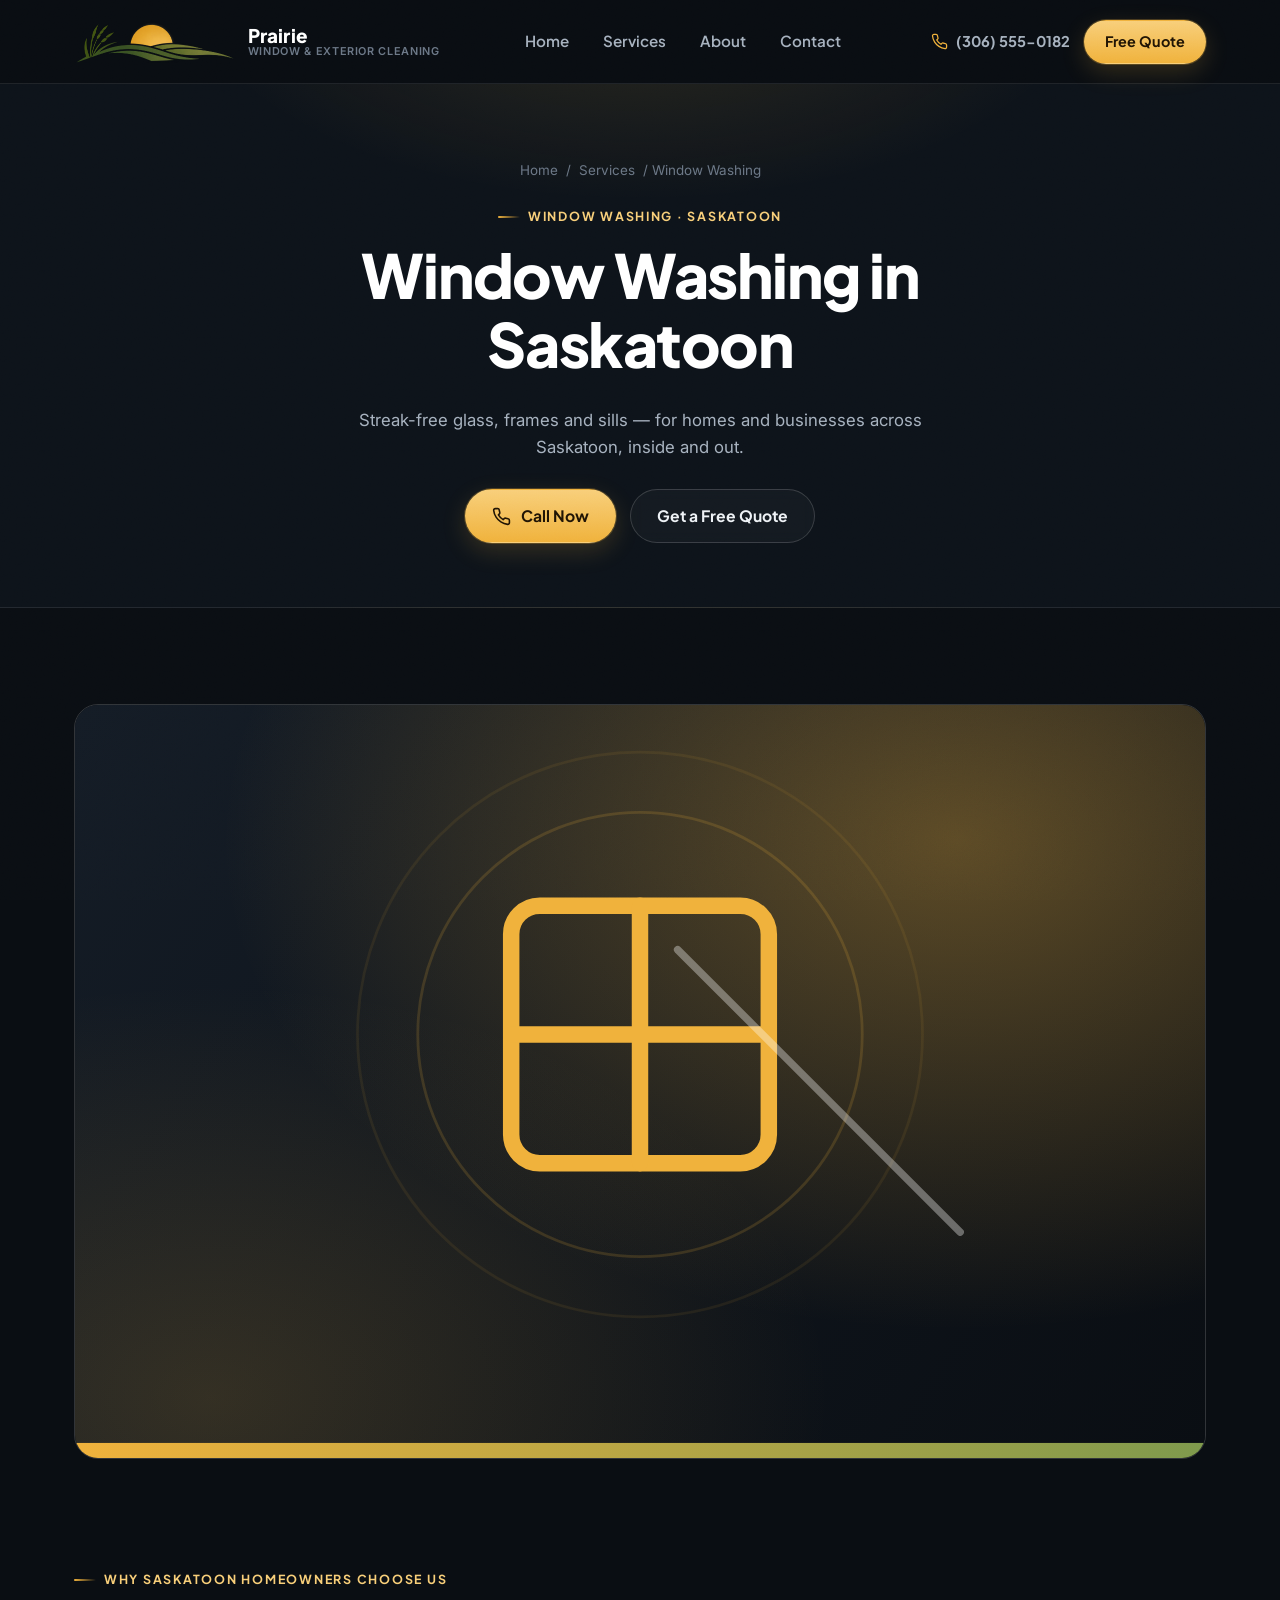
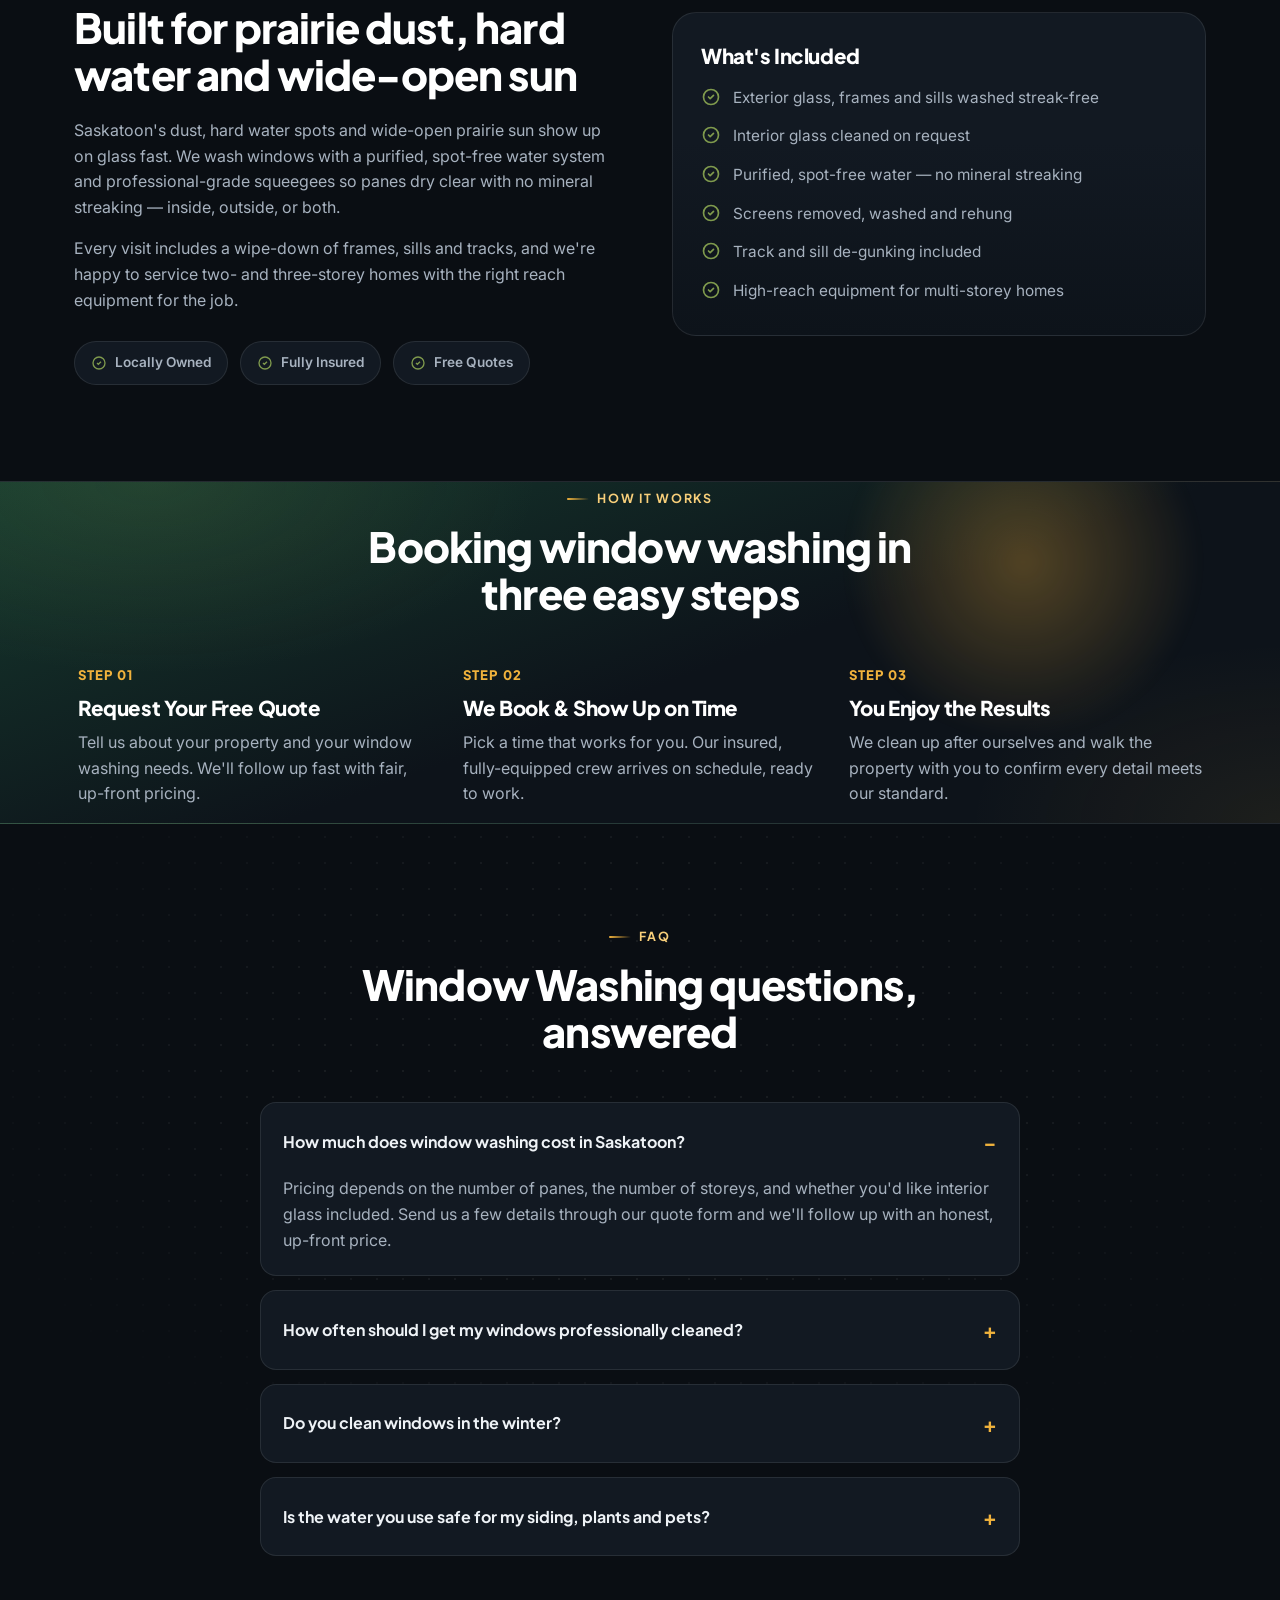
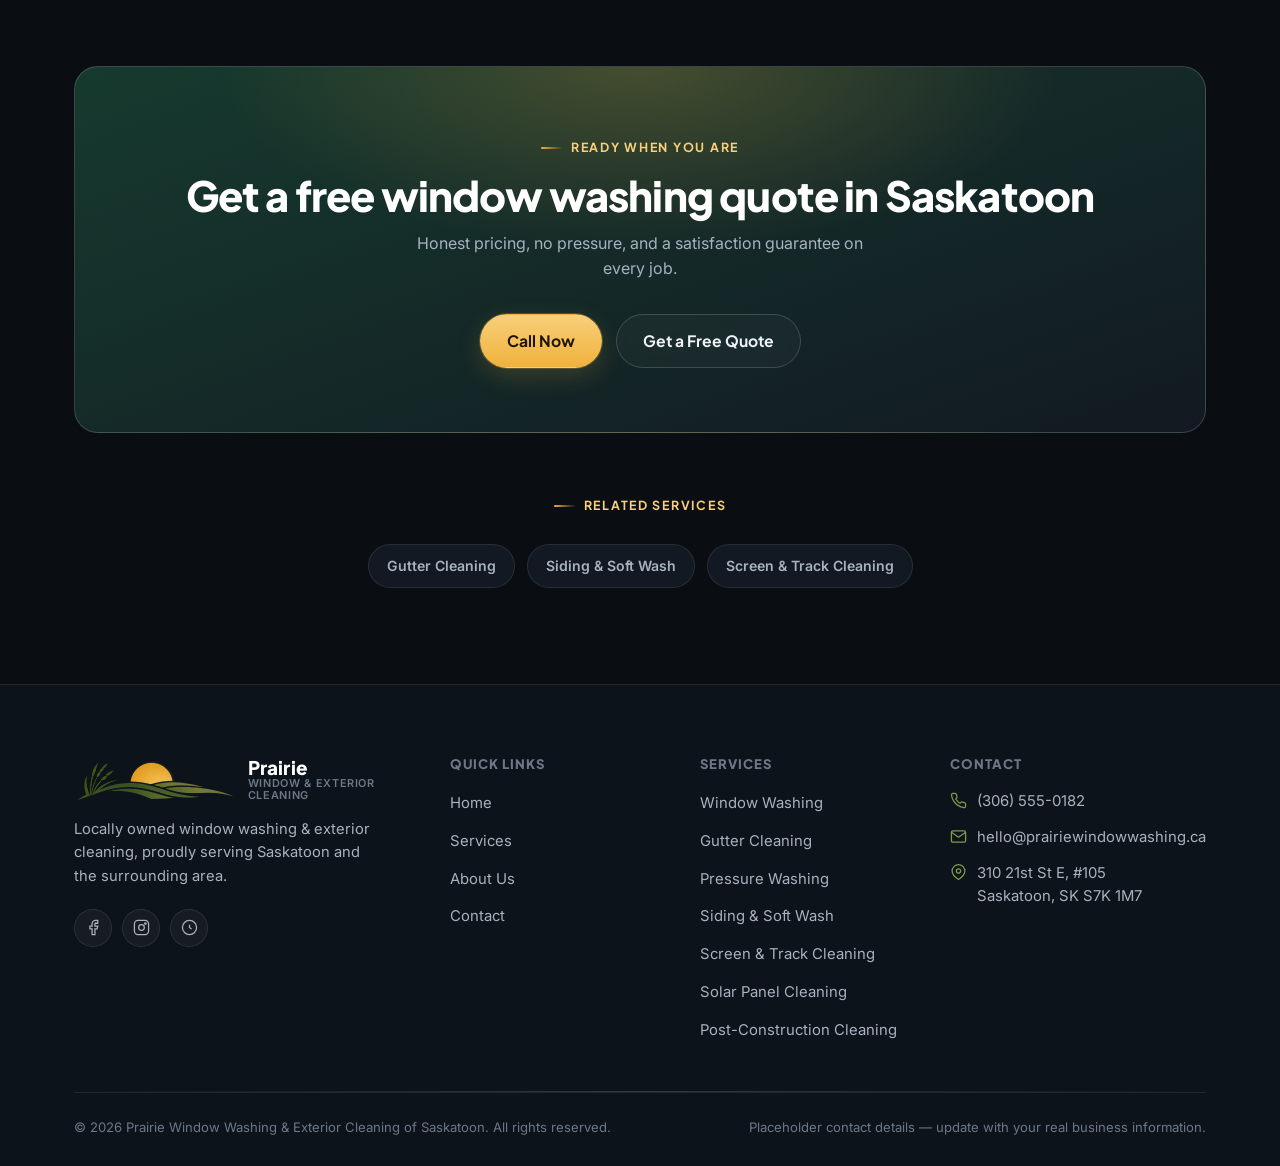
<file: window-washing-saskatoon.html>
<!DOCTYPE html>
<html lang="en">
<head>
<meta charset="UTF-8">
<meta name="viewport" content="width=device-width, initial-scale=1.0">
<title>Window Washing in Saskatoon, SK | Prairie Window Washing &amp; Exterior Cleaning</title>
<meta name="description" content="Professional interior and exterior window washing in Saskatoon. Streak-free glass, frames and sills, purified water, and a satisfaction guarantee. Free quotes.">
<link rel="canonical" href="https://www.prairiewindowwashing.ca/window-washing-saskatoon.html">

<link rel="icon" href="favicon.ico" sizes="any">
<link rel="icon" type="image/png" sizes="32x32" href="assets/favicon-32.png">
<link rel="icon" type="image/png" sizes="16x16" href="assets/favicon-16.png">
<link rel="apple-touch-icon" href="assets/apple-touch-icon.png">
<link rel="manifest" href="site.webmanifest">
<meta name="theme-color" content="#0a0e13">

<meta property="og:type" content="website">
<meta property="og:title" content="Window Washing in Saskatoon, SK | Prairie Window Washing &amp; Exterior Cleaning">
<meta property="og:description" content="Professional interior and exterior window washing in Saskatoon. Streak-free glass, frames and sills, purified water, and a satisfaction guarantee. Free quotes.">
<meta property="og:url" content="https://www.prairiewindowwashing.ca/window-washing-saskatoon.html">
<meta property="og:image" content="https://www.prairiewindowwashing.ca/assets/covers/window-washing.svg">

<link rel="preconnect" href="https://fonts.googleapis.com">
<link rel="preconnect" href="https://fonts.gstatic.com" crossorigin>
<link href="https://fonts.googleapis.com/css2?family=Inter:wght@400;500;600;700&family=Plus+Jakarta+Sans:wght@600;700;800&display=swap" rel="stylesheet">
<link rel="stylesheet" href="css/style.css">

<script type="application/ld+json">
{
  "@context": "https://schema.org",
  "@type": "Service",
  "serviceType": "Window Washing",
  "name": "Window Washing in Saskatoon",
  "description": "Professional interior and exterior window washing in Saskatoon. Streak-free glass, frames and sills, purified water, and a satisfaction guarantee. Free quotes.",
  "url": "https://www.prairiewindowwashing.ca/window-washing-saskatoon.html",
  "areaServed": { "@type": "City", "name": "Saskatoon" },
  "provider": {
    "@type": "LocalBusiness",
    "name": "Prairie Window Washing & Exterior Cleaning of Saskatoon",
    "image": "https://www.prairiewindowwashing.ca/assets/logo-mark.png",
    "telephone": "+13065550182",
    "email": "hello@prairiewindowwashing.ca",
    "priceRange": "$$",
    "address": {
      "@type": "PostalAddress",
      "streetAddress": "310 21st St E, #105",
      "addressLocality": "Saskatoon",
      "addressRegion": "SK",
      "postalCode": "S7K 1M7",
      "addressCountry": "CA"
    },
    "areaServed": "Saskatoon, SK"
  }
}
</script>
<script type="application/ld+json">
{
  "@context": "https://schema.org",
  "@type": "FAQPage",
  "mainEntity": [
    { "@type": "Question", "name": "How much does window washing cost in Saskatoon?", "acceptedAnswer": { "@type": "Answer", "text": "Pricing depends on the number of panes, the number of storeys, and whether you'd like interior glass included. Send us a few details through our quote form and we'll follow up with an honest, up-front price." } },
    { "@type": "Question", "name": "How often should I get my windows professionally cleaned?", "acceptedAnswer": { "@type": "Answer", "text": "Most Saskatoon homeowners book a professional clean twice a year — once in spring after the snow melts and again in fall before winter sets in. Commercial properties often go quarterly or monthly." } },
    { "@type": "Question", "name": "Do you clean windows in the winter?", "acceptedAnswer": { "@type": "Answer", "text": "We recommend scheduling window washing above freezing temperatures, roughly April through October in Saskatoon. We're happy to work around mild winter days when conditions allow." } },
    { "@type": "Question", "name": "Is the water you use safe for my siding, plants and pets?", "acceptedAnswer": { "@type": "Answer", "text": "Yes. We use purified water and, where needed, eco-friendly, biodegradable solutions that are safe for lawns, gardens and pets." } }
  ]
}
</script>
</head>
<body>

<div class="grain-overlay" aria-hidden="true"></div>
<header class="site-header">
  <div class="container">
    <a href="index.html" class="brand">
      <img src="assets/logo-mark.png" alt="Prairie Window Washing &amp; Exterior Cleaning logo">
      <span class="brand-word">
        <strong>Prairie</strong>
        <span>Window &amp; Exterior Cleaning</span>
      </span>
    </a>

    <nav class="main-nav" id="main-nav">
      <ul>
        <li><a href="index.html">Home</a></li>
        <li><a href="services.html">Services</a></li>
        <li><a href="about.html">About</a></li>
        <li><a href="contact.html">Contact</a></li>
      </ul>
    </nav>

    <div class="header-actions">
      <a class="header-call" href="tel:+13065550182">
        <svg viewBox="0 0 24 24" fill="none" stroke="currentColor" stroke-width="1.8" stroke-linecap="round" stroke-linejoin="round"><path d="M22 16.92v3a2 2 0 0 1-2.18 2 19.79 19.79 0 0 1-8.63-3.07 19.5 19.5 0 0 1-6-6 19.79 19.79 0 0 1-3.07-8.67A2 2 0 0 1 4.11 2h3a2 2 0 0 1 2 1.72c.127.96.362 1.903.7 2.81a2 2 0 0 1-.45 2.11L8.09 9.91a16 16 0 0 0 6 6l1.27-1.27a2 2 0 0 1 2.11-.45c.907.338 1.85.573 2.81.7A2 2 0 0 1 22 16.92z"/></svg>
        <span>(306) 555-0182</span>
      </a>
      <a href="contact.html" class="btn btn-primary btn-sm">Free Quote</a>
      <button class="nav-toggle" id="nav-toggle" aria-label="Toggle menu" aria-expanded="false">
        <svg viewBox="0 0 24 24" fill="none" stroke="currentColor" stroke-width="1.8" stroke-linecap="round"><path d="M4 7h16M4 12h16M4 17h16"/></svg>
      </button>
    </div>
  </div>
</header>

<main id="main">

  <section class="page-hero">
    <div class="container section-head center">
      <div class="breadcrumb"><a href="index.html">Home</a> / <a href="services.html">Services</a> / Window Washing</div>
      <div class="eyebrow" style="justify-content:center;">Window Washing &middot; Saskatoon</div>
      <h1>Window Washing in Saskatoon</h1>
      <p>Streak-free glass, frames and sills — for homes and businesses across Saskatoon, inside and out.</p>
      <div class="hero-actions" style="margin-top:28px;margin-bottom:0;">
        <a href="tel:+13065550182" class="btn btn-primary">
          <svg viewBox="0 0 24 24" fill="none" stroke="currentColor" stroke-width="2" stroke-linecap="round" stroke-linejoin="round"><path d="M22 16.92v3a2 2 0 0 1-2.18 2 19.79 19.79 0 0 1-8.63-3.07 19.5 19.5 0 0 1-6-6 19.79 19.79 0 0 1-3.07-8.67A2 2 0 0 1 4.11 2h3a2 2 0 0 1 2 1.72c.127.96.362 1.903.7 2.81a2 2 0 0 1-.45 2.11L8.09 9.91a16 16 0 0 0 6 6l1.27-1.27a2 2 0 0 1 2.11-.45c.907.338 1.85.573 2.81.7A2 2 0 0 1 22 16.92z"/></svg>
          Call Now
        </a>
        <a href="contact.html?service=windows" class="btn btn-outline">Get a Free Quote</a>
      </div>
    </div>
  </section>

  <section class="section">
    <div class="container">
      <div class="service-hero-cover" data-reveal>
        <img src="assets/covers/window-washing.svg" alt="Illustration representing professional window washing in Saskatoon" width="1200" height="500" loading="eager">
      </div>
    </div>
  </section>

  <section class="section" style="padding-top:0;">
    <div class="container split">
      <div data-reveal>
        <div class="eyebrow">Why Saskatoon Homeowners Choose Us</div>
        <h2>Built for prairie dust, hard water and wide-open sun</h2>
        <p>Saskatoon's dust, hard water spots and wide-open prairie sun show up on glass fast. We wash windows with a purified, spot-free water system and professional-grade squeegees so panes dry clear with no mineral streaking — inside, outside, or both.</p><p>Every visit includes a wipe-down of frames, sills and tracks, and we're happy to service two- and three-storey homes with the right reach equipment for the job.</p>
        <div class="badge-row">
          <div class="badge-pill"><svg viewBox="0 0 24 24" fill="none" stroke="currentColor" stroke-width="2"><path d="M9 12l2 2 4-4"/><circle cx="12" cy="12" r="9"/></svg>Locally Owned</div>
          <div class="badge-pill"><svg viewBox="0 0 24 24" fill="none" stroke="currentColor" stroke-width="2"><path d="M9 12l2 2 4-4"/><circle cx="12" cy="12" r="9"/></svg>Fully Insured</div>
          <div class="badge-pill"><svg viewBox="0 0 24 24" fill="none" stroke="currentColor" stroke-width="2"><path d="M9 12l2 2 4-4"/><circle cx="12" cy="12" r="9"/></svg>Free Quotes</div>
        </div>
      </div>

      <div data-reveal>
        <div class="card">
          <h3 style="margin-bottom:18px;">What's Included</h3>
          <ul class="checklist">
            <li><svg viewBox="0 0 24 24" fill="none" stroke="currentColor" stroke-width="2" stroke-linecap="round" stroke-linejoin="round"><path d="M9 12l2 2 4-4"/><circle cx="12" cy="12" r="9"/></svg><span>Exterior glass, frames and sills washed streak-free</span></li>
            <li><svg viewBox="0 0 24 24" fill="none" stroke="currentColor" stroke-width="2" stroke-linecap="round" stroke-linejoin="round"><path d="M9 12l2 2 4-4"/><circle cx="12" cy="12" r="9"/></svg><span>Interior glass cleaned on request</span></li>
            <li><svg viewBox="0 0 24 24" fill="none" stroke="currentColor" stroke-width="2" stroke-linecap="round" stroke-linejoin="round"><path d="M9 12l2 2 4-4"/><circle cx="12" cy="12" r="9"/></svg><span>Purified, spot-free water — no mineral streaking</span></li>
            <li><svg viewBox="0 0 24 24" fill="none" stroke="currentColor" stroke-width="2" stroke-linecap="round" stroke-linejoin="round"><path d="M9 12l2 2 4-4"/><circle cx="12" cy="12" r="9"/></svg><span>Screens removed, washed and rehung</span></li>
            <li><svg viewBox="0 0 24 24" fill="none" stroke="currentColor" stroke-width="2" stroke-linecap="round" stroke-linejoin="round"><path d="M9 12l2 2 4-4"/><circle cx="12" cy="12" r="9"/></svg><span>Track and sill de-gunking included</span></li>
            <li><svg viewBox="0 0 24 24" fill="none" stroke="currentColor" stroke-width="2" stroke-linecap="round" stroke-linejoin="round"><path d="M9 12l2 2 4-4"/><circle cx="12" cy="12" r="9"/></svg><span>High-reach equipment for multi-storey homes</span></li>
          </ul>
        </div>
      </div>
    </div>
  </section>

  <section class="section-alt tint-green">
    <div class="glow-orb gold" style="width:360px;height:360px;top:-100px;right:6%;"></div>
    <div class="container">
      <div class="section-head center" data-reveal>
        <div class="eyebrow" style="justify-content:center;">How It Works</div>
        <h2>Booking window washing in three easy steps</h2>
      </div>

      <div class="steps" data-reveal>
        <div class="step">
          <span class="step-num">STEP 01</span>
          <h3>Request Your Free Quote</h3>
          <p>Tell us about your property and your window washing needs. We'll follow up fast with fair, up-front pricing.</p>
        </div>
        <div class="step">
          <span class="step-num">STEP 02</span>
          <h3>We Book &amp; Show Up on Time</h3>
          <p>Pick a time that works for you. Our insured, fully-equipped crew arrives on schedule, ready to work.</p>
        </div>
        <div class="step">
          <span class="step-num">STEP 03</span>
          <h3>You Enjoy the Results</h3>
          <p>We clean up after ourselves and walk the property with you to confirm every detail meets our standard.</p>
        </div>
      </div>
    </div>
  </section>

  <section class="section section-dotted">
    <div class="container">
      <div class="section-head center" data-reveal>
        <div class="eyebrow" style="justify-content:center;">FAQ</div>
        <h2>Window Washing questions, answered</h2>
      </div>

      <div style="max-width:760px;margin:0 auto;" data-reveal>
        <details class="faq-item" open>
          <summary>How much does window washing cost in Saskatoon?</summary>
          <p>Pricing depends on the number of panes, the number of storeys, and whether you'd like interior glass included. Send us a few details through our quote form and we'll follow up with an honest, up-front price.</p>
        </details>
        <details class="faq-item">
          <summary>How often should I get my windows professionally cleaned?</summary>
          <p>Most Saskatoon homeowners book a professional clean twice a year — once in spring after the snow melts and again in fall before winter sets in. Commercial properties often go quarterly or monthly.</p>
        </details>
        <details class="faq-item">
          <summary>Do you clean windows in the winter?</summary>
          <p>We recommend scheduling window washing above freezing temperatures, roughly April through October in Saskatoon. We're happy to work around mild winter days when conditions allow.</p>
        </details>
        <details class="faq-item">
          <summary>Is the water you use safe for my siding, plants and pets?</summary>
          <p>Yes. We use purified water and, where needed, eco-friendly, biodegradable solutions that are safe for lawns, gardens and pets.</p>
        </details>
      </div>
    </div>
  </section>

  <section class="section" style="padding-top:0;">
    <div class="container">
      <div class="cta-band" data-reveal>
        <div class="eyebrow" style="justify-content:center;">Ready When You Are</div>
        <h2>Get a free window washing quote in Saskatoon</h2>
        <p>Honest pricing, no pressure, and a satisfaction guarantee on every job.</p>
        <div class="hero-actions">
          <a href="tel:+13065550182" class="btn btn-primary">Call Now</a>
          <a href="contact.html?service=windows" class="btn btn-outline">Get a Free Quote</a>
        </div>
      </div>

      <div style="margin-top:56px;text-align:center;" data-reveal>
        <div class="eyebrow" style="justify-content:center;">Related Services</div>
        <div class="related-services" style="justify-content:center;margin-top:14px;">
          <a href="gutter-cleaning-saskatoon.html">Gutter Cleaning</a>
          <a href="siding-soft-washing-saskatoon.html">Siding &amp; Soft Wash</a>
          <a href="screen-track-cleaning-saskatoon.html">Screen &amp; Track Cleaning</a>
        </div>
      </div>
    </div>
  </section>

</main>

<footer class="site-footer">
  <div class="container">
    <div class="footer-grid">
      <div class="footer-brand">
        <a href="index.html" class="brand">
          <img src="assets/logo-mark.png" alt="Prairie Window Washing &amp; Exterior Cleaning logo">
          <span class="brand-word">
            <strong>Prairie</strong>
            <span>Window &amp; Exterior Cleaning</span>
          </span>
        </a>
        <p>Locally owned window washing &amp; exterior cleaning, proudly serving Saskatoon and the surrounding area.</p>
        <div class="footer-social">
          <a href="#" aria-label="Facebook"><svg viewBox="0 0 24 24" fill="none" stroke="currentColor" stroke-width="1.8"><path d="M18 2h-3a5 5 0 0 0-5 5v3H7v4h3v8h4v-8h3l1-4h-4V7a1 1 0 0 1 1-1h3z"/></svg></a>
          <a href="#" aria-label="Instagram"><svg viewBox="0 0 24 24" fill="none" stroke="currentColor" stroke-width="1.8"><rect x="2" y="2" width="20" height="20" rx="5"/><circle cx="12" cy="12" r="4"/><circle cx="17.5" cy="6.5" r="1"/></svg></a>
          <a href="#" aria-label="Google"><svg viewBox="0 0 24 24" fill="none" stroke="currentColor" stroke-width="1.8"><circle cx="12" cy="12" r="10"/><path d="M12 8v4l3 2"/></svg></a>
        </div>
      </div>

      <div class="footer-col">
        <h4>Quick Links</h4>
        <ul>
          <li><a href="index.html">Home</a></li>
          <li><a href="services.html">Services</a></li>
          <li><a href="about.html">About Us</a></li>
          <li><a href="contact.html">Contact</a></li>
        </ul>
      </div>

      <div class="footer-col">
        <h4>Services</h4>
        <ul>
          <li><a href="window-washing-saskatoon.html">Window Washing</a></li>
          <li><a href="gutter-cleaning-saskatoon.html">Gutter Cleaning</a></li>
          <li><a href="pressure-washing-saskatoon.html">Pressure Washing</a></li>
          <li><a href="siding-soft-washing-saskatoon.html">Siding &amp; Soft Wash</a></li>
          <li><a href="screen-track-cleaning-saskatoon.html">Screen &amp; Track Cleaning</a></li>
          <li><a href="solar-panel-cleaning-saskatoon.html">Solar Panel Cleaning</a></li>
          <li><a href="post-construction-window-cleaning-saskatoon.html">Post-Construction Cleaning</a></li>
        </ul>
      </div>

      <div class="footer-col">
        <h4>Contact</h4>
        <ul>
          <li class="info">
            <svg viewBox="0 0 24 24" fill="none" stroke="currentColor" stroke-width="1.8"><path d="M22 16.92v3a2 2 0 0 1-2.18 2 19.79 19.79 0 0 1-8.63-3.07 19.5 19.5 0 0 1-6-6 19.79 19.79 0 0 1-3.07-8.67A2 2 0 0 1 4.11 2h3a2 2 0 0 1 2 1.72c.127.96.362 1.903.7 2.81a2 2 0 0 1-.45 2.11L8.09 9.91a16 16 0 0 0 6 6l1.27-1.27a2 2 0 0 1 2.11-.45c.907.338 1.85.573 2.81.7A2 2 0 0 1 22 16.92z"/></svg>
            <a href="tel:+13065550182">(306) 555-0182</a>
          </li>
          <li class="info">
            <svg viewBox="0 0 24 24" fill="none" stroke="currentColor" stroke-width="1.8"><path d="M22 6l-10 7L2 6"/><rect x="2" y="4" width="20" height="16" rx="2"/></svg>
            <a href="mailto:hello@prairiewindowwashing.ca">hello@prairiewindowwashing.ca</a>
          </li>
          <li class="info">
            <svg viewBox="0 0 24 24" fill="none" stroke="currentColor" stroke-width="1.8"><path d="M21 10c0 6-9 12-9 12s-9-6-9-12a9 9 0 0 1 18 0z"/><circle cx="12" cy="10" r="3"/></svg>
            <span>310 21st St E, #105<br>Saskatoon, SK S7K 1M7</span>
          </li>
        </ul>
      </div>
    </div>

    <div class="divider-line"></div>

    <div class="footer-bottom">
      <span>&copy; <span id="year">2026</span> Prairie Window Washing &amp; Exterior Cleaning of Saskatoon. All rights reserved.</span>
      <span>Placeholder contact details — update with your real business information.</span>
    </div>
  </div>
</footer>

<button class="back-to-top" aria-label="Back to top">
  <svg viewBox="0 0 24 24" fill="none" stroke="currentColor" stroke-width="2" stroke-linecap="round" stroke-linejoin="round"><path d="M18 15l-6-6-6 6"/></svg>
</button>

<script src="js/script.js"></script>
</body>
</html>
</file>
<file: css/style.css>
/* =========================================================
   Prairie Window Washing & Exterior Cleaning — Design System
   ========================================================= */

:root{
  /* Core dark palette */
  --bg: #0a0e13;
  --bg-alt: #0d131a;
  --surface: #121922;
  --surface-2: #1a2330;
  --surface-hover: #202b3a;
  --border: rgba(255,255,255,0.09);
  --border-strong: rgba(255,255,255,0.16);

  /* Text */
  --text: #eef2f6;
  --text-dim: #a7b2bf;
  --text-faint: #6c7887;

  /* Brand accents, pulled from the logo */
  --gold: #f0b23c;
  --gold-soft: #f8cf7a;
  --gold-dim: #caa059;
  --green: #4d7f3f;
  --green-light: #7f9a4d;
  --green-deep: #1f4d3d;
  --green-deep-2: #163a2e;

  --radius-sm: 10px;
  --radius-md: 16px;
  --radius-lg: 24px;
  --radius-pill: 999px;

  --shadow-1: 0 1px 0 rgba(255,255,255,0.04) inset, 0 10px 30px rgba(0,0,0,0.35);
  --shadow-glow-gold: 0 0 0 1px rgba(240,178,60,0.25), 0 8px 24px rgba(240,178,60,0.18);

  --container: 1180px;
  --header-h: 84px;

  color-scheme: dark;
}

*, *::before, *::after{ box-sizing: border-box; }
html{ scroll-behavior: smooth; }

body{
  margin: 0;
  background: var(--bg);
  color: var(--text);
  font-family: "Inter", -apple-system, BlinkMacSystemFont, "Segoe UI", sans-serif;
  font-size: 16px;
  line-height: 1.6;
  -webkit-font-smoothing: antialiased;
  overflow-x: hidden;
}

/* Fine film-grain overlay so flat dark panels don't read as plain black */
.grain-overlay{
  position: fixed;
  inset: 0;
  z-index: 999;
  pointer-events: none;
  opacity: 0.05;
  mix-blend-mode: overlay;
  background-image: url("data:image/svg+xml,%3Csvg xmlns='http://www.w3.org/2000/svg' width='180' height='180'%3E%3Cfilter id='n'%3E%3CfeTurbulence type='fractalNoise' baseFrequency='0.85' numOctaves='2' stitchTiles='stitch'/%3E%3C/filter%3E%3Crect width='100%25' height='100%25' filter='url(%23n)'/%3E%3C/svg%3E");
}

h1, h2, h3, h4{
  font-family: "Plus Jakarta Sans", "Inter", sans-serif;
  font-weight: 800;
  line-height: 1.12;
  letter-spacing: -0.02em;
  margin: 0 0 .5em;
  color: #fff;
}

h1{ font-size: clamp(2.4rem, 5vw, 3.8rem); }
h2{ font-size: clamp(1.9rem, 3.4vw, 2.6rem); }
h3{ font-size: 1.28rem; }

p{ margin: 0 0 1em; color: var(--text-dim); }

a{ color: inherit; text-decoration: none; }
img{ max-width: 100%; display: block; }
ul{ margin: 0; padding: 0; list-style: none; }
button{ font: inherit; cursor: pointer; }

.container{
  width: 100%;
  max-width: var(--container);
  margin: 0 auto;
  padding: 0 24px;
}

section{ position: relative; }

.eyebrow{
  display: inline-flex;
  align-items: center;
  gap: 8px;
  font-family: "Plus Jakarta Sans", sans-serif;
  font-weight: 700;
  font-size: .78rem;
  letter-spacing: .14em;
  text-transform: uppercase;
  color: var(--gold-soft);
  margin-bottom: 14px;
}
.eyebrow::before{
  content: "";
  width: 22px; height: 2px;
  background: linear-gradient(90deg, var(--gold), transparent);
  border-radius: 2px;
}

.section-head{
  max-width: 640px;
  margin: 0 0 48px;
}
.section-head.center{ margin-inline: auto; text-align: center; }
.section-head p{ font-size: 1.05rem; }

/* ---------- Buttons ---------- */
.btn{
  --btn-h: 54px;
  display: inline-flex;
  align-items: center;
  justify-content: center;
  gap: 10px;
  height: var(--btn-h);
  padding: 0 26px;
  border-radius: var(--radius-pill);
  font-family: "Plus Jakarta Sans", sans-serif;
  font-weight: 700;
  font-size: .98rem;
  border: 1px solid transparent;
  white-space: nowrap;
  transition: transform .2s ease, box-shadow .2s ease, background .2s ease, border-color .2s ease, color .2s ease;
  will-change: transform;
}
.btn svg{ width: 19px; height: 19px; flex: none; }

.btn-primary{
  background: linear-gradient(180deg, var(--gold-soft), var(--gold));
  color: #201404;
  box-shadow: var(--shadow-glow-gold);
}
.btn-primary:hover{ transform: translateY(-2px); box-shadow: 0 0 0 1px rgba(240,178,60,.35), 0 14px 30px rgba(240,178,60,.28); }

.btn-outline{
  background: rgba(255,255,255,0.03);
  color: var(--text);
  border-color: var(--border-strong);
  backdrop-filter: blur(6px);
}
.btn-outline:hover{ border-color: var(--gold); color: var(--gold-soft); transform: translateY(-2px); }

.btn-ghost{
  background: transparent;
  color: var(--text-dim);
  border-color: transparent;
  height: 44px;
  padding: 0 18px;
}
.btn-ghost:hover{ color: var(--gold-soft); }

.btn-block{ width: 100%; }
.btn-sm{ --btn-h: 44px; padding: 0 20px; font-size: .9rem; }

/* ---------- Header ---------- */
.site-header{
  position: sticky;
  top: 0;
  z-index: 100;
  height: var(--header-h);
  display: flex;
  align-items: center;
  background: rgba(10,14,19,0.72);
  backdrop-filter: blur(14px) saturate(140%);
  -webkit-backdrop-filter: blur(14px) saturate(140%);
  border-bottom: 1px solid var(--border);
}
.site-header .container{
  display: flex;
  align-items: center;
  justify-content: space-between;
  gap: 24px;
}

.brand{
  display: flex;
  align-items: center;
  gap: 12px;
  flex: none;
}
.brand img{ height: 42px; width: auto; }
.brand-word{
  display: flex;
  flex-direction: column;
  line-height: 1.1;
}
.brand-word strong{
  font-family: "Plus Jakarta Sans", sans-serif;
  font-weight: 800;
  font-size: 1.18rem;
  letter-spacing: .01em;
  color: #fff;
}
.brand-word span{
  font-size: .68rem;
  letter-spacing: .06em;
  text-transform: uppercase;
  color: var(--text-faint);
  font-weight: 600;
}

.main-nav{ display: flex; }
.main-nav ul{ display: flex; align-items: center; gap: 2px; }
.main-nav a{
  display: block;
  padding: 10px 16px;
  border-radius: var(--radius-pill);
  font-family: "Plus Jakarta Sans", sans-serif;
  font-weight: 600;
  font-size: .95rem;
  color: var(--text-dim);
  transition: color .2s ease, background .2s ease;
}
.main-nav a:hover{ color: var(--text); background: rgba(255,255,255,0.05); }
.main-nav a.active{ color: var(--gold-soft); background: rgba(240,178,60,0.1); }

.header-actions{ display: flex; align-items: center; gap: 10px; flex: none; }
.header-call{
  display: flex;
  align-items: center;
  gap: 8px;
  color: var(--text-dim);
  font-family: "Plus Jakarta Sans", sans-serif;
  font-weight: 700;
  font-size: .92rem;
  padding: 8px 4px;
}
.header-call svg{ width: 17px; height: 17px; color: var(--gold); flex: none; }
.header-call:hover{ color: var(--gold-soft); }

.nav-toggle{
  display: none;
  width: 44px; height: 44px;
  align-items: center; justify-content: center;
  background: rgba(255,255,255,0.04);
  border: 1px solid var(--border-strong);
  border-radius: 10px;
  color: var(--text);
  flex: none;
}
.nav-toggle svg{ width: 20px; height: 20px; }

/* ---------- Mobile nav ---------- */
@media (max-width: 920px){
  .main-nav{
    position: fixed;
    inset: var(--header-h) 0 0 0;
    background: rgba(9,13,18,0.98);
    backdrop-filter: blur(10px);
    display: flex;
    padding: 20px;
    transform: translateY(-12px);
    opacity: 0;
    visibility: hidden;
    pointer-events: none;
    transition: opacity .25s ease, transform .25s ease, visibility .25s;
  }
  .main-nav.open{
    opacity: 1; transform: translateY(0); visibility: visible; pointer-events: auto;
  }
  .main-nav ul{ flex-direction: column; width: 100%; gap: 6px; }
  .main-nav a{ padding: 16px 18px; font-size: 1.1rem; border-radius: var(--radius-md); }
  .header-call span{ display: none; }
  .nav-toggle{ display: flex; }
}
@media (max-width: 560px){
  .header-call{ display: none; }
}

/* ---------- Hero ---------- */
.hero{
  position: relative;
  padding: 108px 0 120px;
  overflow: hidden;
  background:
    radial-gradient(ellipse 900px 480px at 50% -8%, rgba(240,178,60,0.16), transparent 60%),
    linear-gradient(180deg, var(--bg-alt), var(--bg) 70%);
}
.hero-glow{
  position: absolute;
  left: 50%; top: -120px;
  width: 640px; height: 640px;
  transform: translateX(-50%);
  background: radial-gradient(circle, rgba(240,178,60,0.35), transparent 65%);
  filter: blur(10px);
  pointer-events: none;
}
.hero-horizon{
  position: absolute;
  left: 0; right: 0; bottom: -2px;
  width: 100%; height: auto;
  opacity: .9;
  pointer-events: none;
}
.hero-inner{
  position: relative;
  z-index: 2;
  max-width: 760px;
  margin: 0 auto;
  text-align: center;
}
.hero-inner p.lead{
  font-size: 1.15rem;
  max-width: 560px;
  margin: 0 auto 36px;
}
.hero-actions{
  display: flex;
  align-items: center;
  justify-content: center;
  gap: 14px;
  flex-wrap: wrap;
  margin-bottom: 56px;
}
.hero-trust{
  display: flex;
  align-items: center;
  justify-content: center;
  flex-wrap: wrap;
  gap: 12px 28px;
}
.hero-trust li{
  display: flex;
  align-items: center;
  gap: 8px;
  font-size: .86rem;
  font-weight: 600;
  color: var(--text-dim);
}
.hero-trust svg{ width: 16px; height: 16px; color: var(--green-light); flex: none; }

/* ---------- Cards / Grids ---------- */
.grid{
  display: grid;
  gap: 22px;
}
.grid-3{ grid-template-columns: repeat(3, 1fr); }
.grid-4{ grid-template-columns: repeat(4, 1fr); }
.grid-2{ grid-template-columns: repeat(2, 1fr); }

@media (max-width: 940px){
  .grid-3, .grid-4{ grid-template-columns: repeat(2, 1fr); }
}
@media (max-width: 620px){
  .grid-2, .grid-3, .grid-4{ grid-template-columns: 1fr; }
}

.card{
  background: linear-gradient(180deg, var(--surface), var(--surface) 40%, var(--bg-alt));
  border: 1px solid var(--border);
  border-radius: var(--radius-lg);
  padding: 32px 28px;
  transition: transform .25s ease, border-color .25s ease, background .25s ease;
}
.card:hover{
  transform: translateY(-4px);
  border-color: var(--border-strong);
  background: linear-gradient(180deg, var(--surface-2), var(--surface-2) 40%, var(--bg-alt));
}

.icon-tile{
  width: 52px; height: 52px;
  display: flex; align-items: center; justify-content: center;
  border-radius: 14px;
  background: linear-gradient(160deg, rgba(240,178,60,0.18), rgba(240,178,60,0.04));
  border: 1px solid rgba(240,178,60,0.22);
  color: var(--gold-soft);
  margin-bottom: 20px;
}
.icon-tile svg{ width: 26px; height: 26px; }
.icon-tile.green{
  background: linear-gradient(160deg, rgba(127,154,77,0.2), rgba(127,154,77,0.05));
  border-color: rgba(127,154,77,0.28);
  color: var(--green-light);
}

.service-card h3{ margin-bottom: 8px; }
.service-card p{ margin-bottom: 18px; font-size: .95rem; }
.service-card .card-link{
  display: inline-flex;
  align-items: center;
  gap: 6px;
  font-family: "Plus Jakarta Sans", sans-serif;
  font-weight: 700;
  font-size: .88rem;
  color: var(--gold-soft);
}
.service-card .card-link svg{ width: 15px; height: 15px; transition: transform .2s ease; }
.service-card:hover .card-link svg{ transform: translateX(3px); }

/* ---------- Service cover cards (services.html grid) ---------- */
.cover-card{
  display: block;
  background: var(--surface);
  border: 1px solid var(--border);
  border-radius: var(--radius-lg);
  overflow: hidden;
  transition: transform .25s ease, border-color .25s ease, box-shadow .25s ease;
}
.cover-card:hover{
  transform: translateY(-5px);
  border-color: var(--border-strong);
  box-shadow: 0 16px 36px rgba(0,0,0,0.4);
}
.cover-card .cover-image{
  aspect-ratio: 3 / 2;
  overflow: hidden;
  background: var(--bg-alt);
}
.cover-card .cover-image img{
  width: 100%; height: 100%;
  object-fit: cover;
  transition: transform .4s ease;
}
.cover-card:hover .cover-image img{ transform: scale(1.05); }
.cover-card .cover-body{ padding: 26px 26px 28px; }
.cover-card h3{ margin-bottom: 8px; font-size: 1.2rem; }
.cover-card p{ font-size: .93rem; margin-bottom: 16px; }
.cover-card .card-link{
  display: inline-flex;
  align-items: center;
  gap: 6px;
  font-family: "Plus Jakarta Sans", sans-serif;
  font-weight: 700;
  font-size: .88rem;
  color: var(--gold-soft);
}
.cover-card .card-link svg{ width: 15px; height: 15px; transition: transform .2s ease; }
.cover-card:hover .card-link svg{ transform: translateX(3px); }

/* ---------- Service detail pages ---------- */
.service-hero-cover{
  border-radius: var(--radius-lg);
  overflow: hidden;
  border: 1px solid var(--border-strong);
  margin-bottom: 8px;
}
.service-hero-cover img{ width: 100%; height: auto; display: block; }

.checklist{ display: flex; flex-direction: column; gap: 14px; }
.checklist li{
  display: flex;
  align-items: flex-start;
  gap: 12px;
  font-size: .96rem;
  color: var(--text-dim);
}
.checklist svg{
  width: 20px; height: 20px; flex: none; margin-top: 1px;
  color: var(--green-light);
}

.faq-item{
  border: 1px solid var(--border);
  border-radius: var(--radius-md);
  background: var(--surface);
  padding: 4px 22px;
  margin-bottom: 14px;
}
.faq-item summary{
  padding: 18px 0;
  font-family: "Plus Jakarta Sans", sans-serif;
  font-weight: 700;
  font-size: 1rem;
  color: var(--text);
  cursor: pointer;
  list-style: none;
  display: flex;
  align-items: center;
  justify-content: space-between;
  gap: 16px;
}
.faq-item summary::-webkit-details-marker{ display: none; }
.faq-item summary::after{
  content: "+";
  font-size: 1.3rem;
  color: var(--gold);
  flex: none;
  transition: transform .2s ease;
}
.faq-item[open] summary::after{ content: "\2212"; }
.faq-item p{ padding-bottom: 18px; margin: 0; }

.related-services{
  display: flex;
  flex-wrap: wrap;
  gap: 12px;
}
.related-services a{
  padding: 10px 18px;
  border-radius: var(--radius-pill);
  background: var(--surface);
  border: 1px solid var(--border);
  font-size: .88rem;
  font-weight: 600;
  color: var(--text-dim);
  transition: color .2s ease, border-color .2s ease;
}
.related-services a:hover{ color: var(--gold-soft); border-color: var(--gold-dim); }

/* ---------- Section wrappers ---------- */
.section{ padding: 96px 0; position: relative; }
.section-alt{
  position: relative;
  background: var(--bg-alt);
  border-top: 1px solid var(--border);
  border-bottom: 1px solid var(--border);
  overflow: hidden;
}
.section-alt.tint-green{
  background:
    radial-gradient(ellipse 640px 320px at 12% 0%, rgba(127,154,77,0.14), transparent 60%),
    radial-gradient(ellipse 520px 300px at 100% 100%, rgba(240,178,60,0.07), transparent 60%),
    linear-gradient(160deg, var(--green-deep-2), var(--bg-alt) 55%);
}
.section-alt.tint-gold{
  background:
    radial-gradient(ellipse 640px 320px at 88% 0%, rgba(240,178,60,0.13), transparent 60%),
    radial-gradient(ellipse 520px 300px at 0% 100%, rgba(127,154,77,0.08), transparent 60%),
    linear-gradient(200deg, #1b140a, var(--bg-alt) 55%);
}

/* Subtle dot-grid texture for plain dark sections, faded at the edges */
.section-dotted{
  position: relative;
}
.section-dotted::before{
  content: "";
  position: absolute;
  inset: 0;
  background-image: radial-gradient(rgba(255,255,255,0.06) 1px, transparent 1px);
  background-size: 26px 26px;
  -webkit-mask-image: radial-gradient(ellipse 70% 60% at 50% 30%, #000 40%, transparent 85%);
  mask-image: radial-gradient(ellipse 70% 60% at 50% 30%, #000 40%, transparent 85%);
  pointer-events: none;
}

/* Soft blurred brand-color orbs used to add depth behind section content */
.glow-orb{
  position: absolute;
  border-radius: 50%;
  filter: blur(6px);
  pointer-events: none;
  z-index: 0;
}
.glow-orb.gold{ background: radial-gradient(circle, rgba(240,178,60,0.30), transparent 70%); }
.glow-orb.green{ background: radial-gradient(circle, rgba(127,154,77,0.26), transparent 70%); }

.section > .container, .section-alt > .container{ position: relative; z-index: 1; }

/* Angled divider used between sections for a less flat transition */
.section-divider{
  display: block;
  width: 100%;
  height: 64px;
  margin-bottom: -1px;
}

.split{
  display: grid;
  grid-template-columns: 1fr 1fr;
  gap: 64px;
  align-items: center;
}
@media (max-width: 860px){
  .split{ grid-template-columns: 1fr; gap: 40px; }
}

/* ---------- Stats band ---------- */
.stats{
  display: grid;
  grid-template-columns: repeat(4, 1fr);
  gap: 24px;
  padding: 56px 0;
}
@media (max-width: 760px){ .stats{ grid-template-columns: repeat(2, 1fr); } }
.stat{ text-align: center; }
.stat .num{
  font-family: "Plus Jakarta Sans", sans-serif;
  font-weight: 800;
  font-size: clamp(2rem, 4vw, 2.6rem);
  background: linear-gradient(180deg, var(--gold-soft), var(--gold));
  -webkit-background-clip: text;
  background-clip: text;
  color: transparent;
}
.stat .label{
  font-size: .85rem;
  color: var(--text-faint);
  font-weight: 600;
  margin-top: 4px;
}

/* ---------- Steps ---------- */
.steps{
  display: grid;
  grid-template-columns: repeat(3, 1fr);
  gap: 24px;
  counter-reset: step;
}
@media (max-width: 760px){ .steps{ grid-template-columns: 1fr; } }
.step{ position: relative; padding-left: 4px; }
.step .step-num{
  font-family: "Plus Jakarta Sans", sans-serif;
  font-weight: 800;
  font-size: .82rem;
  color: var(--gold);
  letter-spacing: .08em;
  margin-bottom: 12px;
  display: block;
}

/* ---------- Testimonials ---------- */
.testimonial{
  background: var(--surface);
  border: 1px solid var(--border);
  border-radius: var(--radius-lg);
  padding: 30px 28px;
}
.testimonial .stars{ display: flex; gap: 3px; margin-bottom: 16px; color: var(--gold); }
.testimonial .stars svg{ width: 16px; height: 16px; }
.testimonial p.quote{ color: var(--text); font-size: 1rem; margin-bottom: 20px; }
.testimonial .who{ display: flex; align-items: center; gap: 12px; }
.testimonial .avatar{
  width: 40px; height: 40px; border-radius: 50%;
  background: linear-gradient(140deg, var(--green-light), var(--green-deep));
  display: flex; align-items: center; justify-content: center;
  font-family: "Plus Jakarta Sans", sans-serif;
  font-weight: 800; color: #fff; font-size: .85rem;
}
.testimonial .who strong{ display: block; font-size: .92rem; color: var(--text); }
.testimonial .who span{ font-size: .8rem; color: var(--text-faint); }

/* ---------- CTA banner ---------- */
.cta-band{
  position: relative;
  overflow: hidden;
  border-radius: var(--radius-lg);
  padding: 64px 40px;
  text-align: center;
  background:
    radial-gradient(ellipse 600px 260px at 50% 0%, rgba(240,178,60,0.22), transparent 70%),
    linear-gradient(160deg, var(--green-deep-2), var(--surface));
  border: 1px solid var(--border-strong);
}
.cta-band h2{ margin-bottom: 12px; }
.cta-band p{ max-width: 480px; margin: 0 auto 32px; }
.cta-band .hero-actions{ margin-bottom: 0; }

/* ---------- Footer ---------- */
.site-footer{
  background: var(--bg-alt);
  border-top: 1px solid var(--border);
  padding: 72px 0 28px;
}
.footer-grid{
  display: grid;
  grid-template-columns: 1.6fr 1fr 1fr 1.2fr;
  gap: 40px;
  padding-bottom: 48px;
}
@media (max-width: 860px){
  .footer-grid{ grid-template-columns: 1fr 1fr; }
}
@media (max-width: 560px){
  .footer-grid{ grid-template-columns: 1fr; }
}
.footer-brand .brand{ margin-bottom: 16px; }
.footer-brand p{ max-width: 300px; font-size: .92rem; }
.footer-social{ display: flex; gap: 10px; margin-top: 20px; }
.footer-social a{
  width: 38px; height: 38px;
  display: flex; align-items: center; justify-content: center;
  border-radius: 50%;
  background: rgba(255,255,255,0.04);
  border: 1px solid var(--border);
  color: var(--text-dim);
  transition: color .2s ease, border-color .2s ease, transform .2s ease;
}
.footer-social a:hover{ color: var(--gold-soft); border-color: var(--gold-dim); transform: translateY(-2px); }
.footer-social svg{ width: 17px; height: 17px; }

.footer-col h4{
  font-family: "Plus Jakarta Sans", sans-serif;
  font-size: .82rem;
  letter-spacing: .08em;
  text-transform: uppercase;
  color: var(--text-faint);
  margin-bottom: 18px;
}
.footer-col ul{ display: flex; flex-direction: column; gap: 12px; }
.footer-col a{ color: var(--text-dim); font-size: .93rem; transition: color .2s ease; }
.footer-col a:hover{ color: var(--gold-soft); }
.footer-col li.info{ display: flex; align-items: flex-start; gap: 10px; color: var(--text-dim); font-size: .93rem; }
.footer-col li.info svg{ width: 17px; height: 17px; flex: none; margin-top: 2px; color: var(--green-light); }

.footer-bottom{
  border-top: 1px solid var(--border);
  padding-top: 24px;
  display: flex;
  align-items: center;
  justify-content: space-between;
  flex-wrap: wrap;
  gap: 12px;
  font-size: .82rem;
  color: var(--text-faint);
}
.footer-bottom a{ color: var(--text-faint); }
.footer-bottom a:hover{ color: var(--gold-soft); }

/* ---------- Page hero (inner pages) ---------- */
.page-hero{
  padding: 76px 0 64px;
  text-align: center;
  background:
    radial-gradient(ellipse 700px 340px at 50% -20%, rgba(240,178,60,0.14), transparent 65%),
    var(--bg-alt);
  border-bottom: 1px solid var(--border);
}
.page-hero .section-head{ margin-bottom: 0; }
.breadcrumb{
  display: flex; align-items: center; justify-content: center; gap: 8px;
  font-size: .84rem; color: var(--text-faint); margin-bottom: 18px;
}
.breadcrumb a:hover{ color: var(--gold-soft); }


/* ---------- Values / About ---------- */
.value-card{ text-align: left; }

.founder{
  display: flex;
  align-items: center;
  gap: 16px;
  margin-top: 24px;
}
.founder .avatar-lg{
  width: 56px; height: 56px; border-radius: 50%; flex: none;
  background: linear-gradient(140deg, var(--gold-soft), var(--green-deep));
  display: flex; align-items: center; justify-content: center;
  font-family: "Plus Jakarta Sans", sans-serif; font-weight: 800; color: #14100a; font-size: 1.1rem;
}
.founder strong{ display: block; color: #fff; }
.founder span{ font-size: .85rem; color: var(--text-faint); }

.badge-row{ display: flex; flex-wrap: wrap; gap: 12px; margin-top: 28px; }
.badge-pill{
  display: flex; align-items: center; gap: 8px;
  padding: 10px 16px;
  border-radius: var(--radius-pill);
  background: var(--surface);
  border: 1px solid var(--border);
  font-size: .85rem; font-weight: 600; color: var(--text-dim);
}
.badge-pill svg{ width: 16px; height: 16px; color: var(--green-light); }

.area-list{ display: flex; flex-wrap: wrap; gap: 10px; }
.area-list span{
  padding: 8px 16px;
  border-radius: var(--radius-pill);
  background: rgba(255,255,255,0.03);
  border: 1px solid var(--border);
  font-size: .86rem;
  color: var(--text-dim);
}

/* ---------- Contact page ---------- */
.contact-grid{
  display: grid;
  grid-template-columns: 0.85fr 1.15fr;
  gap: 40px;
  align-items: start;
}
@media (max-width: 940px){
  .contact-grid{ grid-template-columns: 1fr; }
}

.contact-card{
  display: flex;
  gap: 16px;
  padding: 22px;
  background: var(--surface);
  border: 1px solid var(--border);
  border-radius: var(--radius-md);
  margin-bottom: 16px;
}
.contact-card .icon-tile{ margin-bottom: 0; }
.contact-card h4{
  font-family: "Plus Jakarta Sans", sans-serif;
  font-size: .82rem;
  text-transform: uppercase;
  letter-spacing: .06em;
  color: var(--text-faint);
  margin-bottom: 6px;
}
.contact-card p{ margin: 0; color: var(--text); font-weight: 600; }
.contact-card p.sub{ font-weight: 400; color: var(--text-dim); margin-top: 4px; font-size: .9rem; }

.form-card{
  background: var(--surface);
  border: 1px solid var(--border);
  border-radius: var(--radius-lg);
  padding: 36px;
}
@media (max-width: 560px){ .form-card{ padding: 24px; } }

.form-row{ display: grid; grid-template-columns: 1fr 1fr; gap: 18px; }
@media (max-width: 560px){ .form-row{ grid-template-columns: 1fr; } }

.field{ margin-bottom: 18px; }
.field label{
  display: block;
  font-size: .85rem;
  font-weight: 600;
  color: var(--text-dim);
  margin-bottom: 8px;
}
.field .req{ color: var(--gold); }
.field input,
.field select,
.field textarea{
  width: 100%;
  background: var(--bg-alt);
  border: 1px solid var(--border-strong);
  border-radius: var(--radius-sm);
  color: var(--text);
  font: inherit;
  font-size: .95rem;
  padding: 13px 15px;
  transition: border-color .2s ease, box-shadow .2s ease;
}
.field textarea{ resize: vertical; min-height: 120px; }
.field input:focus,
.field select:focus,
.field textarea:focus{
  outline: none;
  border-color: var(--gold);
  box-shadow: 0 0 0 3px rgba(240,178,60,0.15);
}
.field input::placeholder,
.field textarea::placeholder{ color: var(--text-faint); }

.field-check{ display: flex; align-items: flex-start; gap: 10px; }
.field-check input{ width: auto; margin-top: 4px; accent-color: var(--gold); }
.field-check label{ margin: 0; font-weight: 400; color: var(--text-faint); font-size: .82rem; }

.form-note{ font-size: .8rem; color: var(--text-faint); margin-top: 14px; text-align: center; }
.form-error{
  display: none;
  color: #ff9b9b;
  font-weight: 600;
}
.form-error.show{ display: block; }

.btn:disabled,
.btn.is-loading{
  opacity: .7;
  cursor: not-allowed;
  transform: none !important;
}

.form-success{
  display: none;
  text-align: center;
  padding: 40px 20px;
}
.form-success.show{ display: block; }
.form-success .icon-tile{ margin: 0 auto 20px; width: 64px; height: 64px; border-radius: 50%; }
.form-success .icon-tile svg{ width: 30px; height: 30px; }
.form-success h3{ margin-bottom: 10px; }

.hours-table{ width: 100%; border-collapse: collapse; }
.hours-table tr{ border-bottom: 1px solid var(--border); }
.hours-table tr:last-child{ border-bottom: none; }
.hours-table td{ padding: 10px 0; font-size: .92rem; color: var(--text-dim); }
.hours-table td:last-child{ text-align: right; color: var(--text); font-weight: 600; }

/* ---------- Back to top ---------- */
.back-to-top{
  position: fixed;
  right: 22px; bottom: 22px;
  width: 46px; height: 46px;
  border-radius: 50%;
  background: var(--surface-2);
  border: 1px solid var(--border-strong);
  color: var(--text);
  display: flex; align-items: center; justify-content: center;
  opacity: 0; visibility: hidden; transform: translateY(8px);
  transition: opacity .25s ease, transform .25s ease, visibility .25s;
  z-index: 90;
}
.back-to-top.show{ opacity: 1; visibility: visible; transform: translateY(0); }
.back-to-top svg{ width: 18px; height: 18px; }

/* ---------- Reveal on scroll ---------- */
[data-reveal]{
  opacity: 0;
  transform: translateY(18px);
  transition: opacity .7s ease, transform .7s ease;
}
[data-reveal].in{ opacity: 1; transform: translateY(0); }

/* ---------- Misc ---------- */
.divider-line{
  height: 1px;
  background: linear-gradient(90deg, transparent, var(--border-strong), transparent);
  margin: 0;
}
.text-center{ text-align: center; }
.mt-0{ margin-top: 0; }

::selection{ background: rgba(240,178,60,0.3); color: #fff; }

@media (prefers-reduced-motion: reduce){
  *{ animation: none !important; transition: none !important; }
}
</file>
